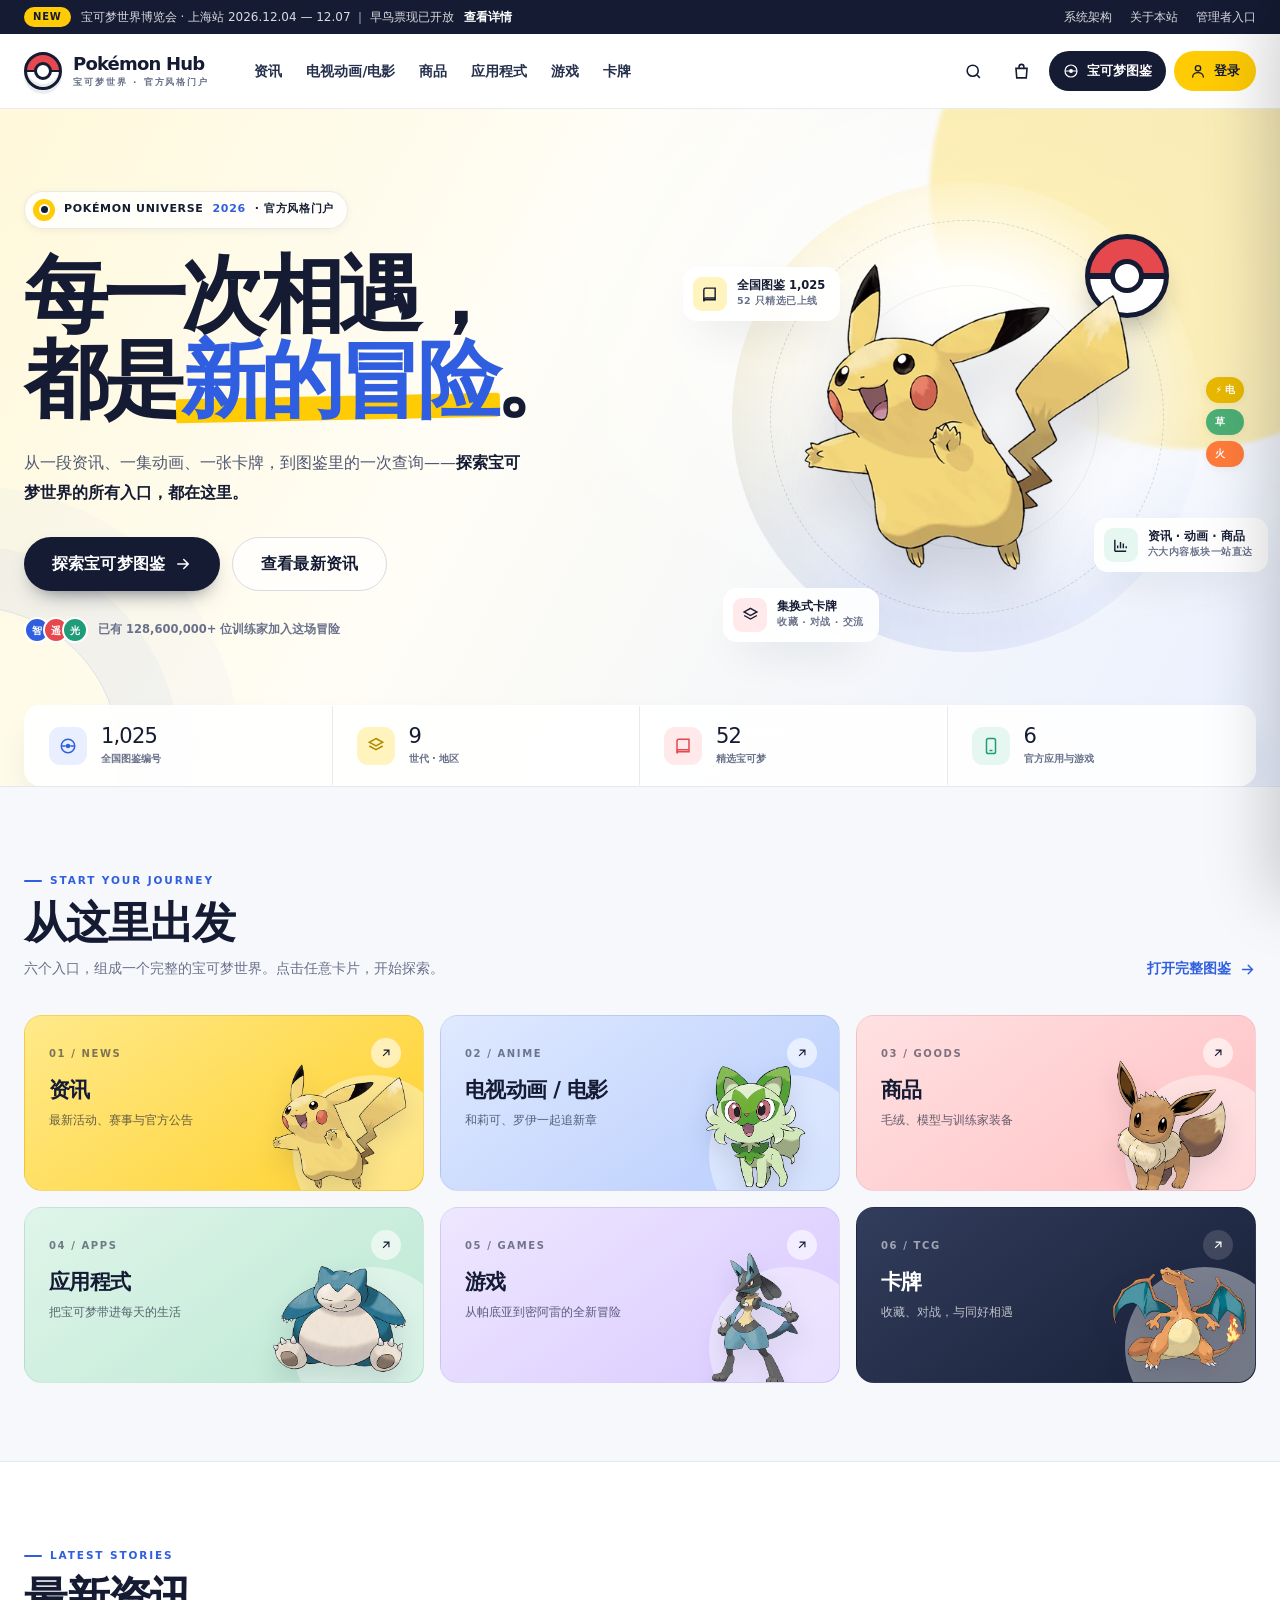
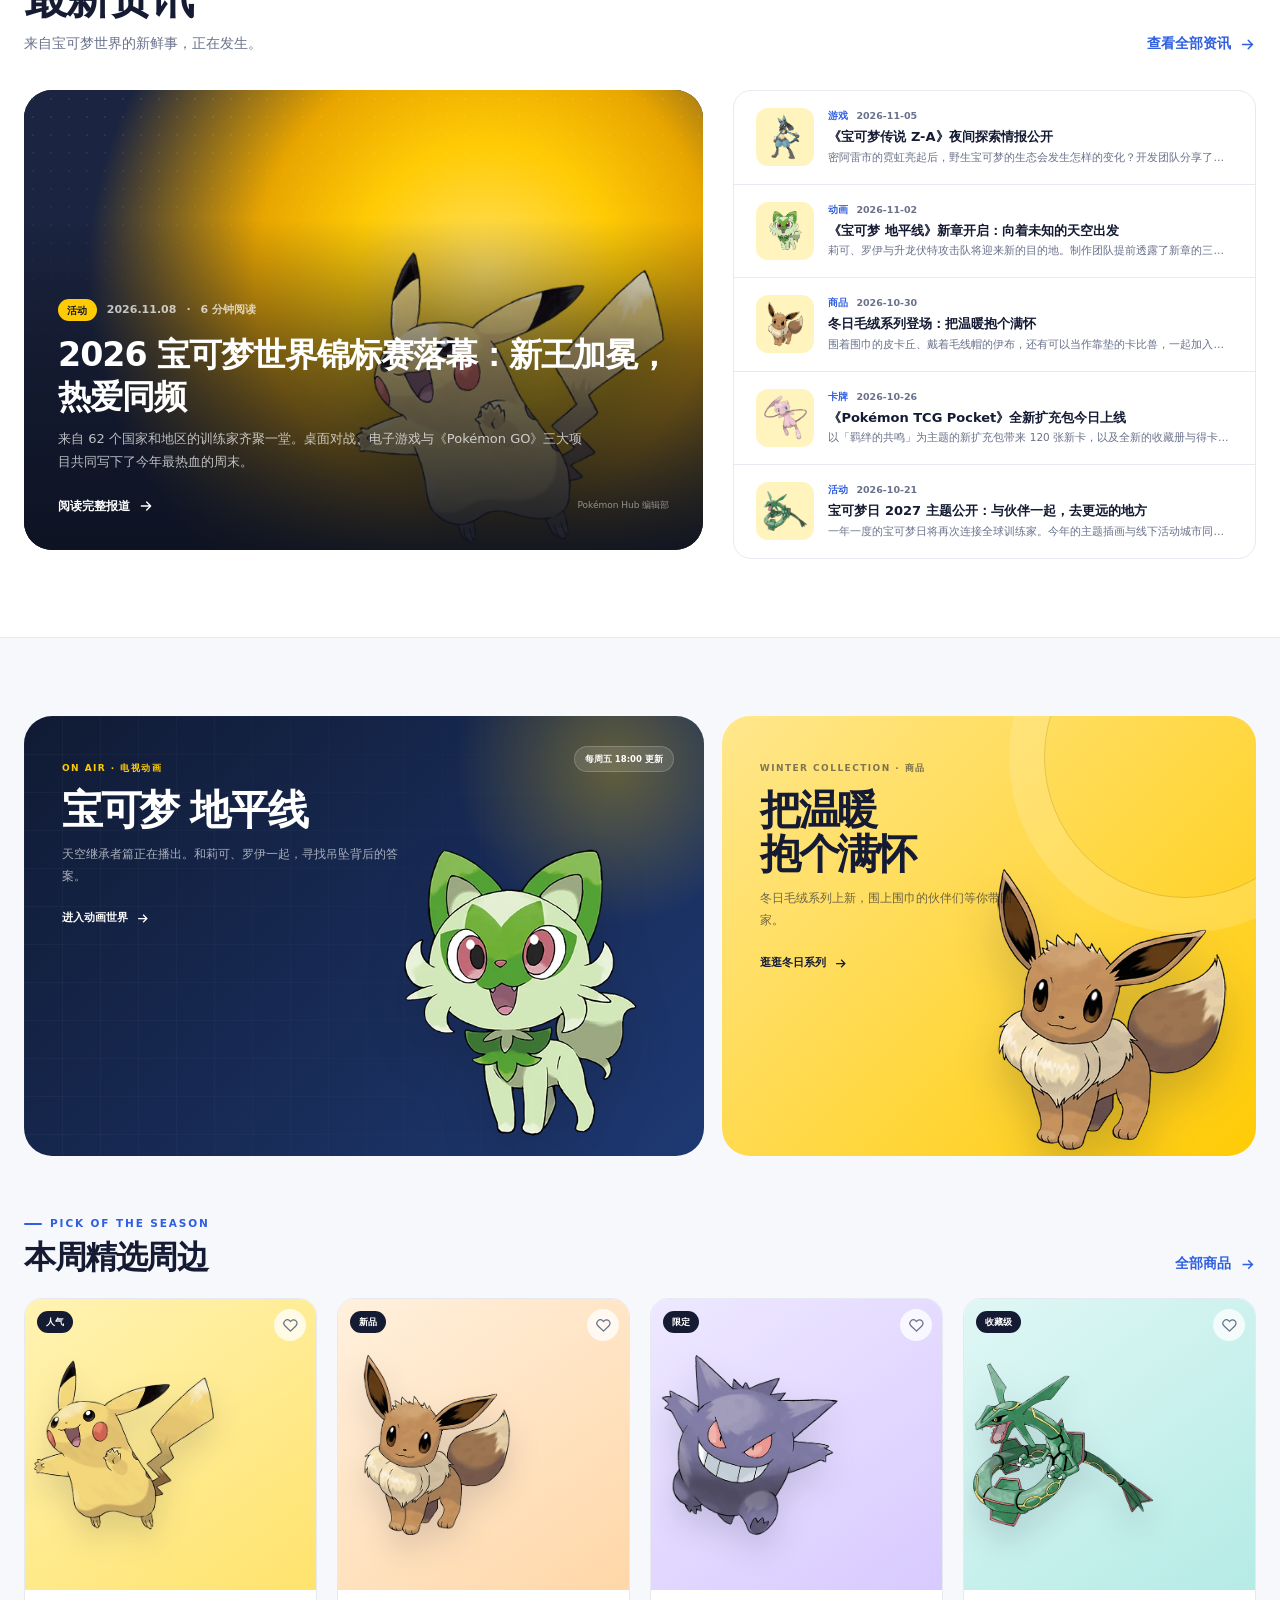
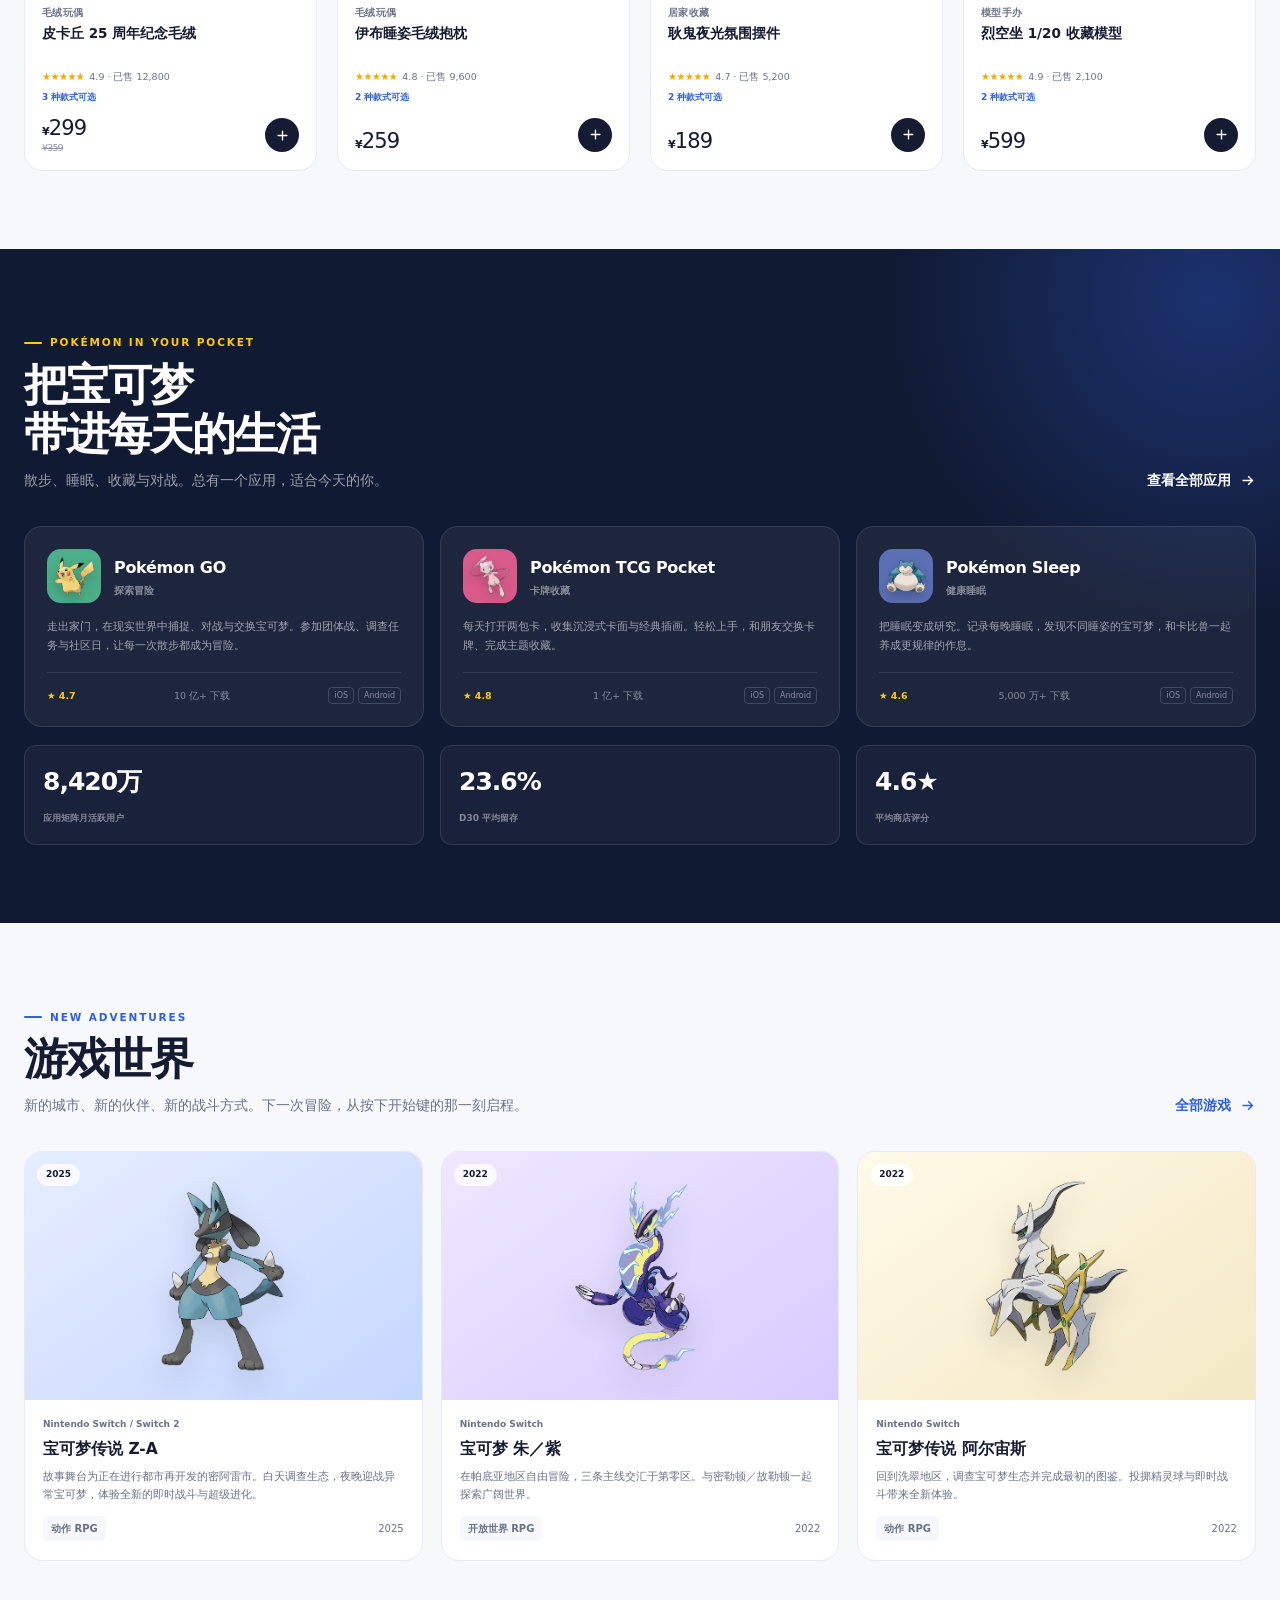
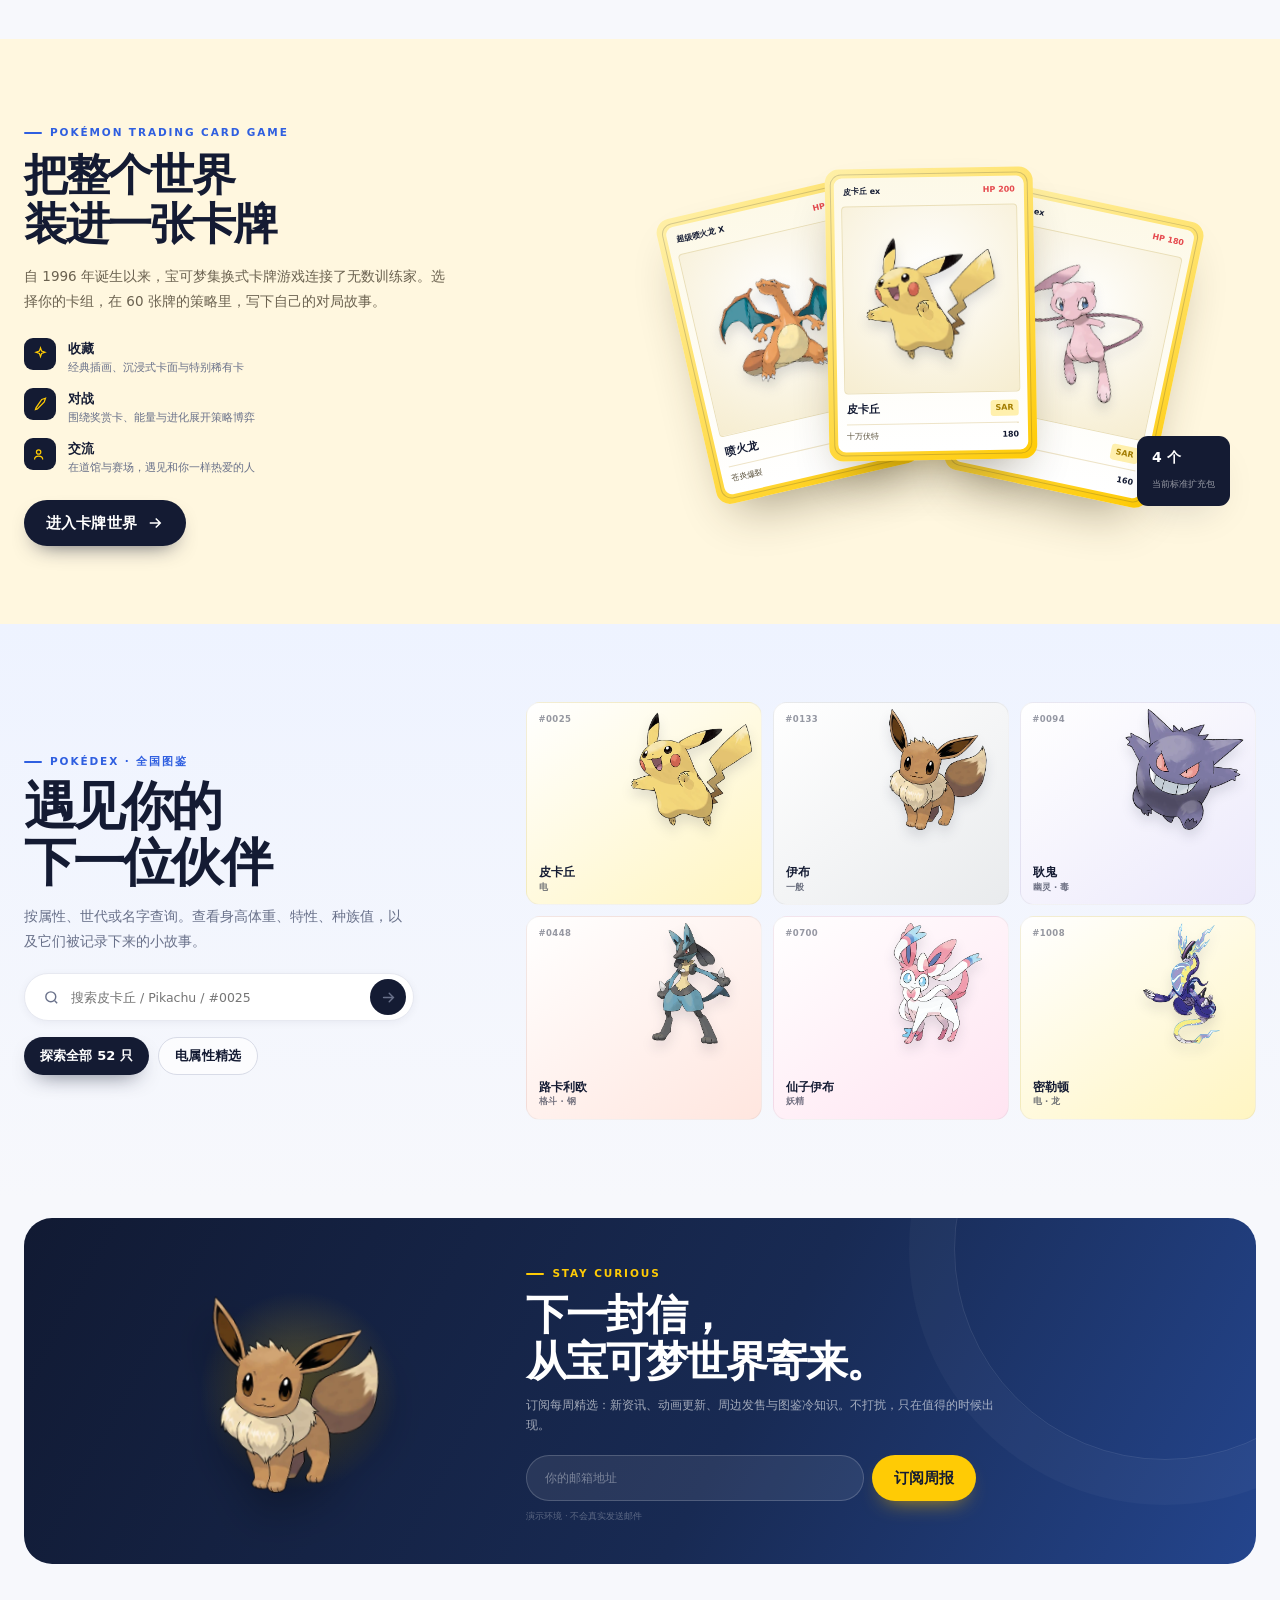
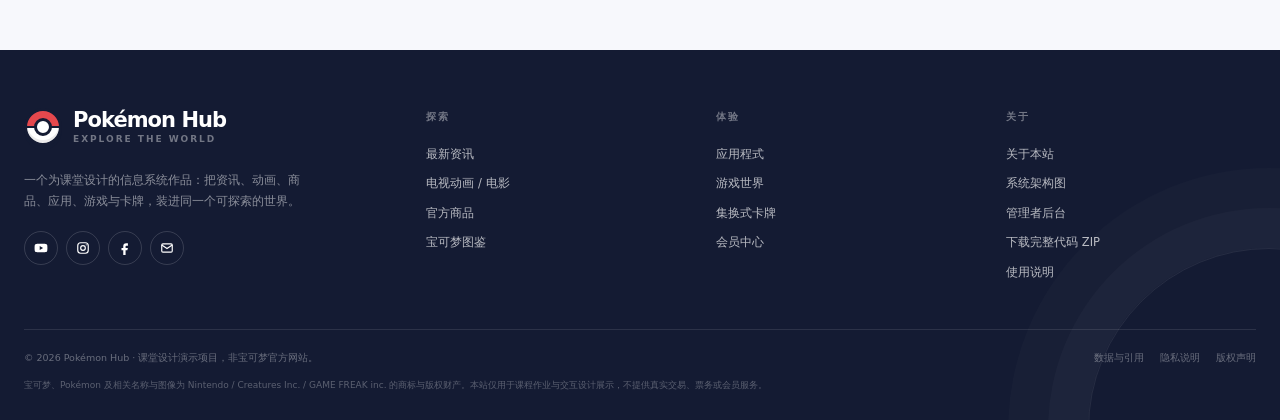
<file: index.html>
<!DOCTYPE html>
<html lang="zh-CN">
<head>
<meta charset="UTF-8">
<meta name="viewport" content="width=device-width, initial-scale=1.0">
<meta name="description" content="Pokémon Hub：宝可梦资讯、动画、商品、应用、游戏、卡牌与图鉴的一站式交互门户。">
<meta name="theme-color" content="#ffcb05">
<title>Pokémon Hub · 每一次相遇，都是新的冒险</title>
<link rel="icon" href="assets/favicon.svg" type="image/svg+xml">
<link rel="stylesheet" href="assets/styles.css">
</head>
<body data-page="home">
<a class="skip-link" href="#main">跳到主要内容</a>
<div id="siteHeader"></div>

<main id="main">
  <!-- HERO -->
  <section class="home-hero">
    <div class="hero-orb a"></div>
    <div class="hero-orb b"></div>
    <div class="container">
      <div class="hero-grid">
        <div class="hero-copy">
          <div class="hero-badge"><span class="dot"></span> POKÉMON UNIVERSE <b>2026</b> · 官方风格门户</div>
          <h1 class="hero-title">
            <span class="line">每一次相遇，</span>
            <span class="line">都是<span class="marker">新的冒险</span>。</span>
          </h1>
          <p class="hero-sub">从一段资讯、一集动画、一张卡牌，到图鉴里的一次查询——<strong>探索宝可梦世界的所有入口，都在这里。</strong></p>
          <div class="hero-cta">
            <a class="btn btn-primary btn-lg" href="pokedex.html">探索宝可梦图鉴 <svg viewBox="0 0 24 24" fill="none" stroke="currentColor" stroke-width="2" stroke-linecap="round"><path d="M5 12h14M13 6l6 6-6 6"/></svg></a>
            <a class="btn btn-ghost btn-lg" href="news.html">查看最新资讯</a>
          </div>
          <div class="hero-note">
            <span class="avatar-stack"><span>智</span><span>遥</span><span>光</span></span>
            <span>已有 128,600,000+ 位训练家加入这场冒险</span>
          </div>
        </div>
        <div class="hero-visual">
          <div class="hero-stage">
            <img class="hero-pika" src="assets/pokemon/25.webp" alt="皮卡丘">
            <div class="hero-pokeball"></div>
          </div>
          <div class="float-card one">
            <span class="fc-icon"><svg viewBox="0 0 24 24" fill="none" stroke="currentColor" stroke-width="2"><path d="M4 5.5A2.5 2.5 0 0 1 6.5 3H20v16.5H6.5A2.5 2.5 0 0 0 4 22V5.5Z"/><path d="M4 19.5A2.5 2.5 0 0 1 6.5 17H20"/></svg></span>
            <div><b>全国图鉴 1,025</b><span>52 只精选已上线</span></div>
          </div>
          <div class="float-card two">
            <span class="fc-icon" style="background:#e6f7f1"><svg viewBox="0 0 24 24" fill="none" stroke="currentColor" stroke-width="2"><path d="M4 20V4M4 20h16"/><path d="M8 16v-4M12 16V7M16 16v-7M20 16v-3"/></svg></span>
            <div><b>资讯 · 动画 · 商品</b><span>六大内容板块一站直达</span></div>
          </div>
          <div class="float-card three">
            <span class="fc-icon" style="background:#ffe9ea"><svg viewBox="0 0 24 24" fill="none" stroke="currentColor" stroke-width="2"><path d="m12 2 9 5-9 5-9-5 9-5Z"/><path d="m3 12 9 5 9-5"/></svg></span>
            <div><b>集换式卡牌</b><span>收藏 · 对战 · 交流</span></div>
          </div>
          <div class="float-type"><span style="background:#e8b800">⚡ 电</span><span style="background:#4caf75">草</span><span style="background:#ff7b3a">火</span></div>
        </div>
      </div>
    </div>
    <div class="container hero-bottom-stats">
      <div class="stats-card">
        <div class="stat"><span class="stat-icon"><svg viewBox="0 0 24 24" fill="none" stroke="currentColor" stroke-width="2"><circle cx="12" cy="12" r="9"/><path d="M3 12h6M15 12h6"/><circle cx="12" cy="12" r="3" fill="currentColor" stroke="none"/></svg></span><div><div class="stat-num"><span data-count="1025">1,025</span></div><div class="stat-label">全国图鉴编号</div></div></div>
        <div class="stat"><span class="stat-icon" style="background:#fff4bd;color:#b48a00"><svg viewBox="0 0 24 24" fill="none" stroke="currentColor" stroke-width="2"><path d="m12 2 9 5-9 5-9-5 9-5Z"/><path d="m3 12 9 5 9-5"/></svg></span><div><div class="stat-num"><span data-count="9">9</span></div><div class="stat-label">世代 · 地区</div></div></div>
        <div class="stat"><span class="stat-icon" style="background:#ffe9ea;color:#e5484d"><svg viewBox="0 0 24 24" fill="none" stroke="currentColor" stroke-width="2"><path d="M4 5.5A2.5 2.5 0 0 1 6.5 3H20v16.5H6.5A2.5 2.5 0 0 0 4 22V5.5Z"/><path d="M4 19.5A2.5 2.5 0 0 1 6.5 17H20"/></svg></span><div><div class="stat-num"><span data-count="52">52</span></div><div class="stat-label">精选宝可梦</div></div></div>
        <div class="stat"><span class="stat-icon" style="background:#e6f7f1;color:#1f9d78"><svg viewBox="0 0 24 24" fill="none" stroke="currentColor" stroke-width="2"><rect x="6" y="2" width="12" height="20" rx="2.5"/><path d="M10 18h4"/></svg></span><div><div class="stat-num">6</div><div class="stat-label">官方应用与游戏</div></div></div>
      </div>
    </div>
  </section>

  <!-- EXPLORE -->
  <section class="section">
    <div class="container">
      <div class="section-head reveal">
        <div><div class="section-kicker">START YOUR JOURNEY</div><h2 class="section-title">从这里出发</h2><p class="section-sub">六个入口，组成一个完整的宝可梦世界。点击任意卡片，开始探索。</p></div>
        <a class="link-arrow blue" href="pokedex.html">打开完整图鉴 <svg viewBox="0 0 24 24" fill="none" stroke="currentColor" stroke-width="2" stroke-linecap="round"><path d="M5 12h14M13 6l6 6-6 6"/></svg></a>
      </div>
      <div class="explore-grid">
        <a class="explore-card t-yellow reveal" href="news.html"><span class="ec-num">01 / NEWS</span><h3>资讯</h3><p>最新活动、赛事与官方公告</p><img class="ec-art" src="assets/pokemon/25.webp" alt=""><span class="ec-arrow"><svg viewBox="0 0 24 24" fill="none" stroke="currentColor" stroke-width="2"><path d="M7 17 17 7M8 7h9v9"/></svg></span></a>
        <a class="explore-card t-blue reveal" href="anime.html"><span class="ec-num">02 / ANIME</span><h3>电视动画 / 电影</h3><p>和莉可、罗伊一起追新章</p><img class="ec-art" src="assets/pokemon/906.webp" alt=""><span class="ec-arrow"><svg viewBox="0 0 24 24" fill="none" stroke="currentColor" stroke-width="2"><path d="M7 17 17 7M8 7h9v9"/></svg></span></a>
        <a class="explore-card t-red reveal" href="goods.html"><span class="ec-num">03 / GOODS</span><h3>商品</h3><p>毛绒、模型与训练家装备</p><img class="ec-art" src="assets/pokemon/133.webp" alt=""><span class="ec-arrow"><svg viewBox="0 0 24 24" fill="none" stroke="currentColor" stroke-width="2"><path d="M7 17 17 7M8 7h9v9"/></svg></span></a>
        <a class="explore-card t-green reveal" href="apps.html"><span class="ec-num">04 / APPS</span><h3>应用程式</h3><p>把宝可梦带进每天的生活</p><img class="ec-art" src="assets/pokemon/143.webp" alt=""><span class="ec-arrow"><svg viewBox="0 0 24 24" fill="none" stroke="currentColor" stroke-width="2"><path d="M7 17 17 7M8 7h9v9"/></svg></span></a>
        <a class="explore-card t-violet reveal" href="games.html"><span class="ec-num">05 / GAMES</span><h3>游戏</h3><p>从帕底亚到密阿雷的全新冒险</p><img class="ec-art" src="assets/pokemon/448.webp" alt=""><span class="ec-arrow"><svg viewBox="0 0 24 24" fill="none" stroke="currentColor" stroke-width="2"><path d="M7 17 17 7M8 7h9v9"/></svg></span></a>
        <a class="explore-card t-dark reveal" href="cards.html"><span class="ec-num">06 / TCG</span><h3>卡牌</h3><p>收藏、对战，与同好相遇</p><img class="ec-art" src="assets/pokemon/6.webp" alt=""><span class="ec-arrow"><svg viewBox="0 0 24 24" fill="none" stroke="currentColor" stroke-width="2"><path d="M7 17 17 7M8 7h9v9"/></svg></span></a>
      </div>
    </div>
  </section>

  <!-- NEWS -->
  <section class="section" style="background:#fff;border-top:1px solid var(--line);border-bottom:1px solid var(--line)">
    <div class="container">
      <div class="section-head reveal">
        <div><div class="section-kicker">LATEST STORIES</div><h2 class="section-title">最新资讯</h2><p class="section-sub">来自宝可梦世界的新鲜事，正在发生。</p></div>
        <a class="link-arrow blue" href="news.html">查看全部资讯 <svg viewBox="0 0 24 24" fill="none" stroke="currentColor" stroke-width="2" stroke-linecap="round"><path d="M5 12h14M13 6l6 6-6 6"/></svg></a>
      </div>
      <div class="news-layout">
        <a class="news-lead reveal" id="newsLead" href="article.html"></a>
        <div class="news-quick reveal" id="newsQuick"></div>
      </div>
    </div>
  </section>

  <!-- EDITORIAL SPLIT: ANIME + GOODS -->
  <section class="section">
    <div class="container">
      <div class="home-split">
        <a class="editorial-panel anime-panel reveal" href="anime.html">
          <div class="ep-copy">
            <span class="ep-kicker">ON AIR · 电视动画</span>
            <h2>宝可梦 地平线</h2>
            <p>天空继承者篇正在播出。和莉可、罗伊一起，寻找吊坠背后的答案。</p>
            <span class="ep-link">进入动画世界 <svg viewBox="0 0 24 24" fill="none" stroke="currentColor" stroke-width="2"><path d="M5 12h14M13 6l6 6-6 6"/></svg></span>
          </div>
          <img src="assets/pokemon/906.webp" alt="新叶喵">
          <span class="ep-badge">每周五 18:00 更新</span>
        </a>
        <div class="editorial-panel goods-panel reveal">
          <div class="ep-copy">
            <span class="ep-kicker">WINTER COLLECTION · 商品</span>
            <h2>把温暖<br>抱个满怀</h2>
            <p>冬日毛绒系列上新，围上围巾的伙伴们等你带回家。</p>
            <a class="ep-link" href="goods.html">逛逛冬日系列 <svg viewBox="0 0 24 24" fill="none" stroke="currentColor" stroke-width="2"><path d="M5 12h14M13 6l6 6-6 6"/></svg></a>
          </div>
          <img src="assets/pokemon/133.webp" alt="伊布">
        </div>
      </div>
      <div class="section-head reveal" style="margin-top:52px;margin-bottom:22px">
        <div><div class="section-kicker">PICK OF THE SEASON</div><h2 class="section-title" style="font-size:32px">本周精选周边</h2></div>
        <a class="link-arrow blue" href="goods.html">全部商品 <svg viewBox="0 0 24 24" fill="none" stroke="currentColor" stroke-width="2"><path d="M5 12h14M13 6l6 6-6 6"/></svg></a>
      </div>
      <div class="product-grid" id="homeProducts"></div>
    </div>
  </section>

  <!-- APPS -->
  <section class="section apps-section">
    <div class="container" style="position:relative;z-index:1">
      <div class="section-head reveal">
        <div><div class="section-kicker">POKÉMON IN YOUR POCKET</div><h2 class="section-title" style="color:#fff">把宝可梦<br>带进每天的生活</h2><p class="section-sub">散步、睡眠、收藏与对战。总有一个应用，适合今天的你。</p></div>
        <a class="link-arrow" href="apps.html">查看全部应用 <svg viewBox="0 0 24 24" fill="none" stroke="currentColor" stroke-width="2"><path d="M5 12h14M13 6l6 6-6 6"/></svg></a>
      </div>
      <div class="apps-grid" id="homeApps"></div>
      <div class="apps-inline-cta">
        <div class="app-stat-box"><b>8,420万</b><span>应用矩阵月活跃用户</span></div>
        <div class="app-stat-box"><b>23.6%</b><span>D30 平均留存</span></div>
        <div class="app-stat-box"><b>4.6★</b><span>平均商店评分</span></div>
      </div>
    </div>
  </section>

  <!-- GAMES -->
  <section class="section">
    <div class="container">
      <div class="section-head reveal">
        <div><div class="section-kicker">NEW ADVENTURES</div><h2 class="section-title">游戏世界</h2><p class="section-sub">新的城市、新的伙伴、新的战斗方式。下一次冒险，从按下开始键的那一刻启程。</p></div>
        <a class="link-arrow blue" href="games.html">全部游戏 <svg viewBox="0 0 24 24" fill="none" stroke="currentColor" stroke-width="2"><path d="M5 12h14M13 6l6 6-6 6"/></svg></a>
      </div>
      <div class="games-grid" id="homeGames"></div>
    </div>
  </section>

  <!-- TCG -->
  <section class="section tcg-section">
    <div class="container">
      <div class="tcg-layout">
        <div class="tcg-copy reveal">
          <div class="section-kicker">POKÉMON TRADING CARD GAME</div>
          <h2 class="section-title">把整个世界<br>装进一张卡牌</h2>
          <p>自 1996 年诞生以来，宝可梦集换式卡牌游戏连接了无数训练家。选择你的卡组，在 60 张牌的策略里，写下自己的对局故事。</p>
          <div class="tcg-features">
            <div class="tcg-feature"><span class="tf-icon"><svg viewBox="0 0 24 24" fill="none" stroke="currentColor" stroke-width="2"><path d="m12 3 1.8 5.2L19 10l-5.2 1.8L12 17l-1.8-5.2L5 10l5.2-1.8L12 3Z"/></svg></span><div><b>收藏</b><span>经典插画、沉浸式卡面与特别稀有卡</span></div></div>
            <div class="tcg-feature"><span class="tf-icon"><svg viewBox="0 0 24 24" fill="none" stroke="currentColor" stroke-width="2"><path d="m14 4 6-2-2 6L7 19l-3 1 1-3L14 4Z"/></svg></span><div><b>对战</b><span>围绕奖赏卡、能量与进化展开策略博弈</span></div></div>
            <div class="tcg-feature"><span class="tf-icon"><svg viewBox="0 0 24 24" fill="none" stroke="currentColor" stroke-width="2"><circle cx="9" cy="8" r="3.5"/><path d="M2.5 20c0-3.5 3-5.5 6.5-5.5s6.5 2 6.5 5.5"/></svg></span><div><b>交流</b><span>在道馆与赛场，遇见和你一样热爱的人</span></div></div>
          </div>
          <a class="btn btn-primary" href="cards.html" style="margin-top:24px">进入卡牌世界 <svg viewBox="0 0 24 24" fill="none" stroke="currentColor" stroke-width="2"><path d="M5 12h14M13 6l6 6-6 6"/></svg></a>
        </div>
        <div class="tcg-visual reveal">
          <div class="tcg-burst"></div>
          <div class="card-fan" aria-hidden="true">
            <div class="tcg-card c1"><div class="tc-inner"><div class="tc-top"><span>超级喷火龙 X</span><span class="hp">HP 330</span></div><div class="tc-art type-fire"><img src="assets/pokemon/6.webp" alt=""></div><div class="tc-bottom"><div class="tc-name"><span>喷火龙</span><span class="rarity">SAR</span></div><div class="tc-attack"><span>苍炎爆裂</span><b>330</b></div></div></div></div>
            <div class="tcg-card c2"><div class="tc-inner"><div class="tc-top"><span>皮卡丘 ex</span><span class="hp">HP 200</span></div><div class="tc-art type-electric"><img src="assets/pokemon/25.webp" alt=""></div><div class="tc-bottom"><div class="tc-name"><span>皮卡丘</span><span class="rarity">SAR</span></div><div class="tc-attack"><span>十万伏特</span><b>180</b></div></div></div></div>
            <div class="tcg-card c3"><div class="tc-inner"><div class="tc-top"><span>梦幻 ex</span><span class="hp">HP 180</span></div><div class="tc-art type-psychic"><img src="assets/pokemon/151.webp" alt=""></div><div class="tc-bottom"><div class="tc-name"><span>梦幻</span><span class="rarity">SAR</span></div><div class="tc-attack"><span>精神强念</span><b>160</b></div></div></div></div>
          </div>
          <div class="tcg-badge"><b>4 个</b><span>当前标准扩充包</span></div>
        </div>
      </div>
    </div>
  </section>

  <!-- POKEDEX -->
  <section class="section pokedex-home">
    <div class="container">
      <div class="pokedex-preview">
        <div class="pokedex-copy reveal">
          <div class="section-kicker">POKÉDEX · 全国图鉴</div>
          <h2>遇见你的<br>下一位伙伴</h2>
          <p>按属性、世代或名字查询。查看身高体重、特性、种族值，以及它们被记录下来的小故事。</p>
          <form class="pokedex-search-mini" onsubmit="event.preventDefault();location.href='pokedex.html?q='+encodeURIComponent(this.querySelector('input').value)">
            <svg viewBox="0 0 24 24" fill="none" stroke="currentColor" stroke-width="2"><circle cx="11" cy="11" r="7"/><path d="m20 20-3.5-3.5"/></svg>
            <input placeholder="搜索皮卡丘 / Pikachu / #0025" aria-label="搜索宝可梦">
            <button aria-label="搜索"><svg viewBox="0 0 24 24" fill="none" stroke="currentColor" stroke-width="2" stroke-linecap="round"><path d="M5 12h14M13 6l6 6-6 6"/></svg></button>
          </form>
          <div style="display:flex;gap:9px;margin-top:16px;flex-wrap:wrap"><a class="btn btn-primary btn-sm" href="pokedex.html">探索全部 52 只</a><a class="btn btn-ghost btn-sm" href="pokedex.html?type=electric">电属性精选</a></div>
        </div>
        <div class="pokedex-home-grid reveal" id="pokedexHomeGrid"></div>
      </div>
    </div>
  </section>

  <!-- NEWSLETTER -->
  <section class="newsletter-section">
    <div class="container">
      <div class="newsletter-box reveal">
        <div class="newsletter-art"><img src="assets/pokemon/133.webp" alt="伊布"></div>
        <div class="newsletter-copy">
          <div class="section-kicker" style="color:var(--yellow)">STAY CURIOUS</div>
          <h2>下一封信，<br>从宝可梦世界寄来。</h2>
          <p>订阅每周精选：新资讯、动画更新、周边发售与图鉴冷知识。不打扰，只在值得的时候出现。</p>
          <form class="newsletter-form" id="newsletterForm">
            <input type="email" placeholder="你的邮箱地址" aria-label="邮箱地址" required>
            <button class="btn btn-yellow" type="submit">订阅周报</button>
          </form>
          <span class="newsletter-fine">演示环境 · 不会真实发送邮件</span>
        </div>
      </div>
    </div>
  </section>
</main>

<div id="siteFooter"></div>
<script src="assets/pokedex.js"></script>
<script src="assets/data.js"></script>
<script src="assets/app.js"></script>
</body>
</html>
</file>
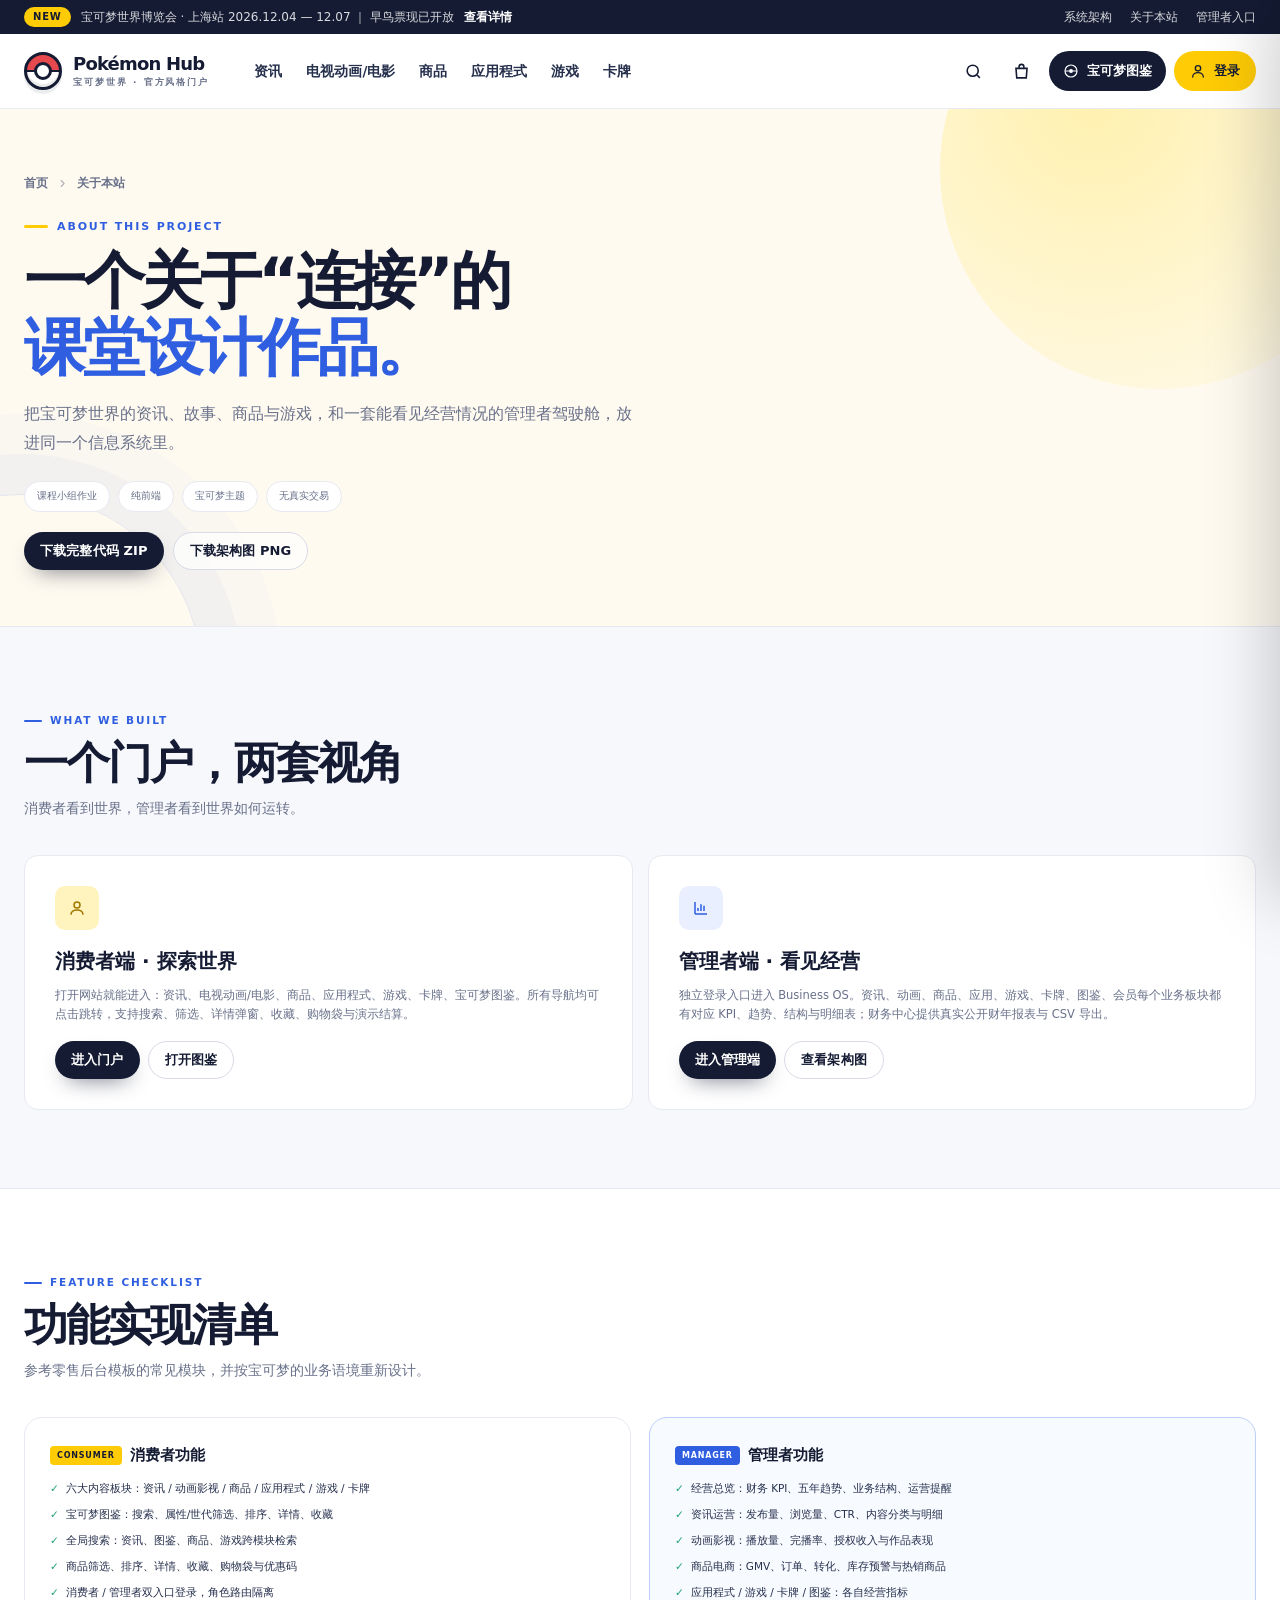
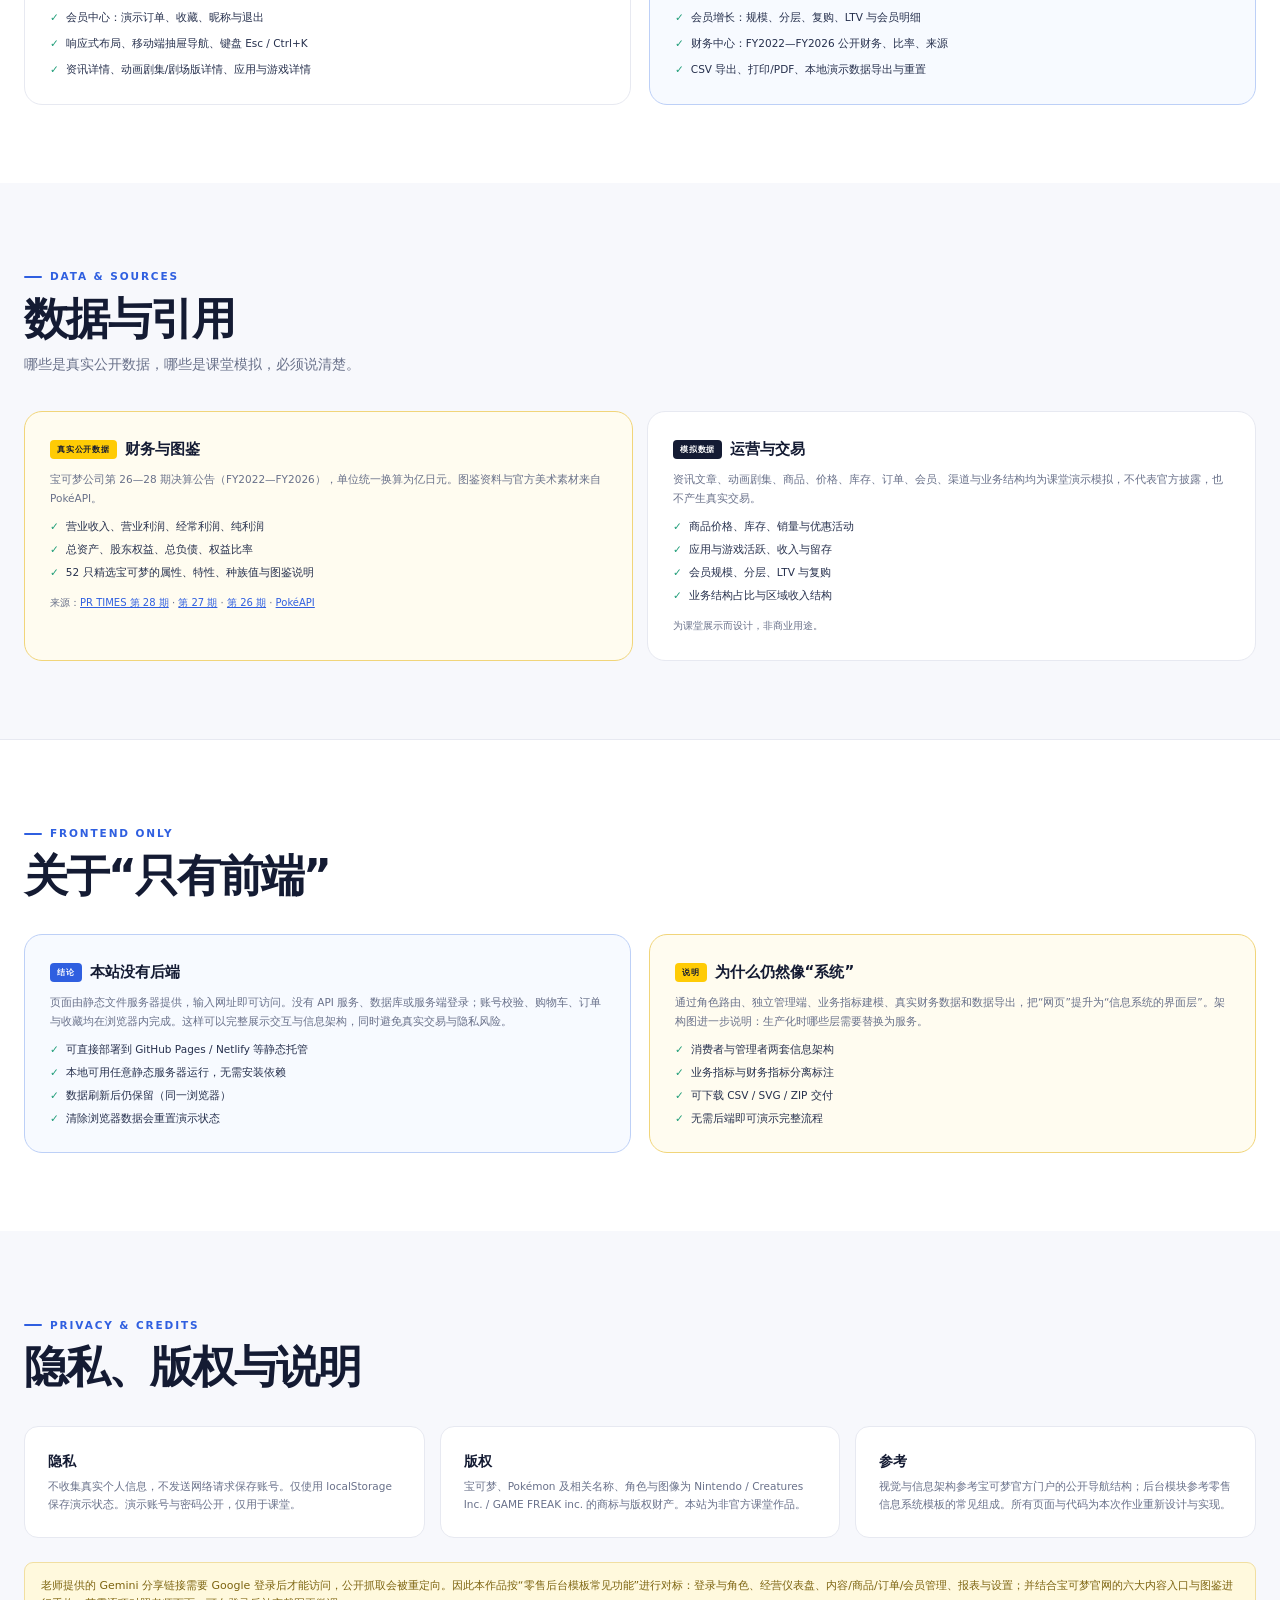
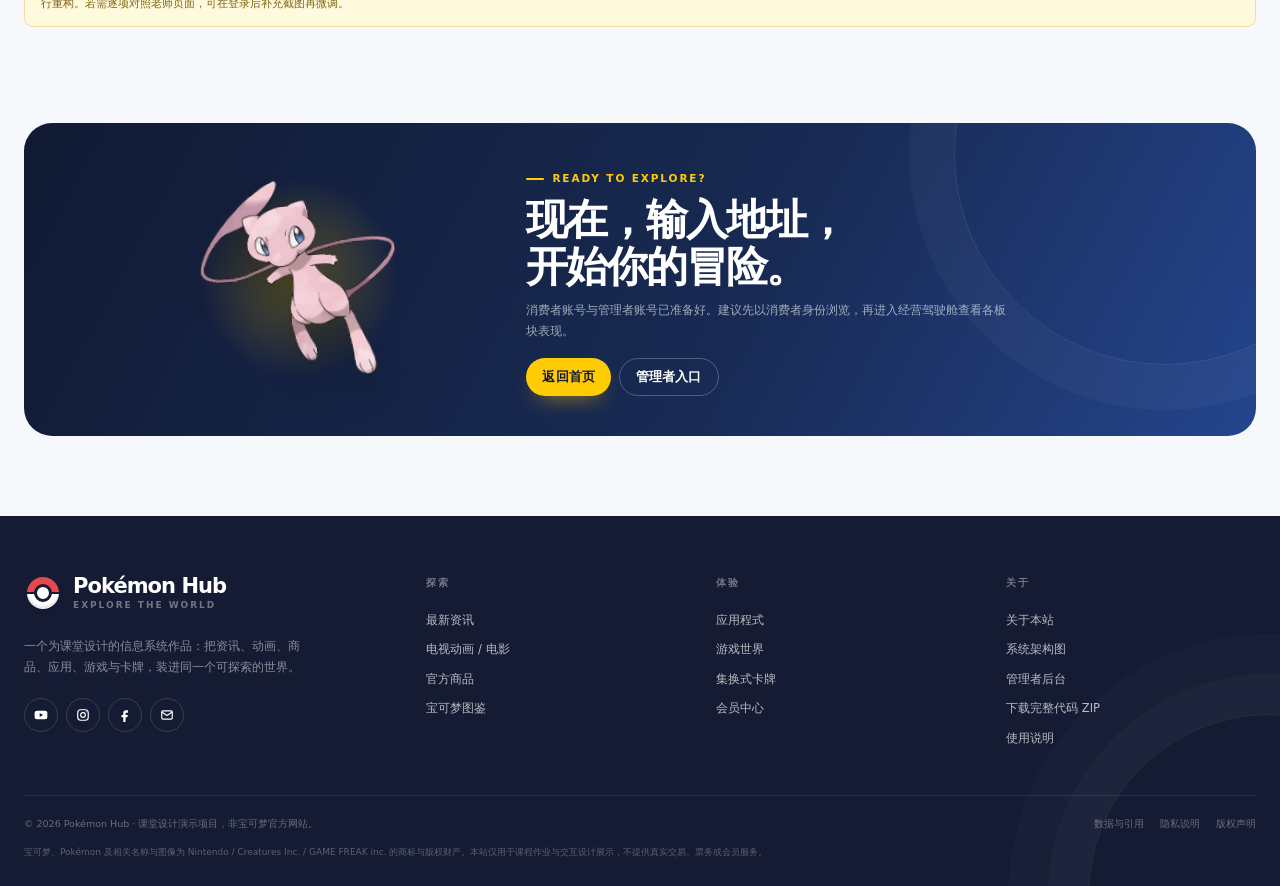
<file: about.html>
<!DOCTYPE html>
<html lang="zh-CN">
<head>
<meta charset="UTF-8">
<meta name="viewport" content="width=device-width, initial-scale=1.0">
<meta name="description" content="关于 Pokémon Hub：功能清单、纯前端实现边界、财务数据来源与版权说明。">
<title>关于本站 · Pokémon Hub</title>
<link rel="icon" href="assets/favicon.svg" type="image/svg+xml">
<link rel="stylesheet" href="assets/styles.css">
</head>
<body data-page="about">
<a class="skip-link" href="#main">跳到主要内容</a>
<div id="siteHeader"></div>
<main id="main">
  <section class="page-hero">
    <div class="container">
      <div class="breadcrumb"><a href="index.html">首页</a><svg viewBox="0 0 24 24" fill="none" stroke="currentColor" stroke-width="2"><path d="m9 6 6 6-6 6"/></svg><span>关于本站</span></div>
      <div class="page-eyebrow">ABOUT THIS PROJECT</div>
      <h1 class="page-title">一个关于“连接”的<br><span class="accent">课堂设计作品。</span></h1>
      <p class="page-desc">把宝可梦世界的资讯、故事、商品与游戏，和一套能看见经营情况的管理者驾驶舱，放进同一个信息系统里。</p>
      <div class="arch-badges" style="margin-top:24px"><span style="border-color:var(--line);background:#fff;color:var(--muted)">课程小组作业</span><span style="border-color:var(--line);background:#fff;color:var(--muted)">纯前端</span><span style="border-color:var(--line);background:#fff;color:var(--muted)">宝可梦主题</span><span style="border-color:var(--line);background:#fff;color:var(--muted)">无真实交易</span></div>
      <div style="display:flex;gap:9px;margin-top:20px;flex-wrap:wrap"><a class="btn btn-primary btn-sm" href="downloads/Pokemon-Hub-Website.zip" download>下载完整代码 ZIP</a><a class="btn btn-ghost btn-sm" href="assets/architecture.png" download>下载架构图 PNG</a></div>
    </div>
  </section>

  <section class="section">
    <div class="container">
      <div class="section-head"><div><div class="section-kicker">WHAT WE BUILT</div><h2 class="section-title">一个门户，两套视角</h2><p class="section-sub">消费者看到世界，管理者看到世界如何运转。</p></div></div>
      <div class="arch-principles" style="grid-template-columns:1fr 1fr">
        <div class="arch-principle" style="padding:30px">
          <div class="ap-icon" style="background:#fff4bd;color:#a27700;width:44px;height:44px"><svg viewBox="0 0 24 24" fill="none" stroke="currentColor" stroke-width="2"><circle cx="12" cy="8" r="4"/><path d="M4 21c0-4 3.6-6.5 8-6.5s8 2.5 8 6.5"/></svg></div>
          <h3 style="font-size:20px">消费者端 · 探索世界</h3>
          <p style="font-size:11.5px;margin-top:8px">打开网站就能进入：资讯、电视动画/电影、商品、应用程式、游戏、卡牌、宝可梦图鉴。所有导航均可点击跳转，支持搜索、筛选、详情弹窗、收藏、购物袋与演示结算。</p>
          <div style="display:flex;gap:8px;flex-wrap:wrap;margin-top:16px"><a class="btn btn-primary btn-sm" href="index.html">进入门户</a><a class="btn btn-ghost btn-sm" href="pokedex.html">打开图鉴</a></div>
        </div>
        <div class="arch-principle" style="padding:30px">
          <div class="ap-icon" style="background:#e9efff;color:#2f5fe0;width:44px;height:44px"><svg viewBox="0 0 24 24" fill="none" stroke="currentColor" stroke-width="2"><path d="M4 20V4M4 20h16"/><path d="M8 16v-4M12 16V7M16 16v-7"/></svg></div>
          <h3 style="font-size:20px">管理者端 · 看见经营</h3>
          <p style="font-size:11.5px;margin-top:8px">独立登录入口进入 Business OS。资讯、动画、商品、应用、游戏、卡牌、图鉴、会员每个业务板块都有对应 KPI、趋势、结构与明细表；财务中心提供真实公开财年报表与 CSV 导出。</p>
          <div style="display:flex;gap:8px;flex-wrap:wrap;margin-top:16px"><a class="btn btn-primary btn-sm" href="admin.html">进入管理端</a><a class="btn btn-ghost btn-sm" href="architecture.html">查看架构图</a></div>
        </div>
      </div>
    </div>
  </section>

  <section class="section" style="background:#fff;border-top:1px solid var(--line)">
    <div class="container">
      <div class="section-head"><div><div class="section-kicker">FEATURE CHECKLIST</div><h2 class="section-title">功能实现清单</h2><p class="section-sub">参考零售后台模板的常见模块，并按宝可梦的业务语境重新设计。</p></div></div>
      <div style="display:grid;grid-template-columns:1fr 1fr;gap:18px" class="about-feature-grid">
        <div class="boundary-card">
          <h3 style="margin-bottom:12px"><span class="bc-label" style="background:var(--yellow)">CONSUMER</span> 消费者功能</h3>
          <ul style="gap:8px">
            <li>六大内容板块：资讯 / 动画影视 / 商品 / 应用程式 / 游戏 / 卡牌</li>
            <li>宝可梦图鉴：搜索、属性/世代筛选、排序、详情、收藏</li>
            <li>全局搜索：资讯、图鉴、商品、游戏跨模块检索</li>
            <li>商品筛选、排序、详情、收藏、购物袋与优惠码</li>
            <li>消费者 / 管理者双入口登录，角色路由隔离</li>
            <li>会员中心：演示订单、收藏、昵称与退出</li>
            <li>响应式布局、移动端抽屉导航、键盘 Esc / Ctrl+K</li>
            <li>资讯详情、动画剧集/剧场版详情、应用与游戏详情</li>
          </ul>
        </div>
        <div class="boundary-card prod">
          <h3 style="margin-bottom:12px"><span class="bc-label">MANAGER</span> 管理者功能</h3>
          <ul style="gap:8px">
            <li>经营总览：财务 KPI、五年趋势、业务结构、运营提醒</li>
            <li>资讯运营：发布量、浏览量、CTR、内容分类与明细</li>
            <li>动画影视：播放量、完播率、授权收入与作品表现</li>
            <li>商品电商：GMV、订单、转化、库存预警与热销商品</li>
            <li>应用程式 / 游戏 / 卡牌 / 图鉴：各自经营指标</li>
            <li>会员增长：规模、分层、复购、LTV 与会员明细</li>
            <li>财务中心：FY2022—FY2026 公开财务、比率、来源</li>
            <li>CSV 导出、打印/PDF、本地演示数据导出与重置</li>
          </ul>
        </div>
      </div>
    </div>
  </section>

  <section class="section" id="data">
    <div class="container">
      <div class="section-head"><div><div class="section-kicker">DATA &amp; SOURCES</div><h2 class="section-title">数据与引用</h2><p class="section-sub">哪些是真实公开数据，哪些是课堂模拟，必须说清楚。</p></div></div>
      <div class="two-col" style="margin-bottom:0">
        <div class="boundary-card demo">
          <h3><span class="bc-label">真实公开数据</span> 财务与图鉴</h3>
          <p>宝可梦公司第 26—28 期决算公告（FY2022—FY2026），单位统一换算为亿日元。图鉴资料与官方美术素材来自 PokéAPI。</p>
          <ul><li>营业收入、营业利润、经常利润、纯利润</li><li>总资产、股东权益、总负债、权益比率</li><li>52 只精选宝可梦的属性、特性、种族值与图鉴说明</li></ul>
          <p style="margin-top:12px;font-size:10px">来源：<a href="https://prtimes.com/finance/1010401079276/settlement/457798" target="_blank" rel="noopener" style="color:var(--blue);text-decoration:underline">PR TIMES 第 28 期</a> · <a href="https://prtimes.com/finance/1010401079276/settlement/404251" target="_blank" rel="noopener" style="color:var(--blue);text-decoration:underline">第 27 期</a> · <a href="https://prtimes.com/finance/1010401079276/settlement/352473" target="_blank" rel="noopener" style="color:var(--blue);text-decoration:underline">第 26 期</a> · <a href="https://pokeapi.co/" target="_blank" rel="noopener" style="color:var(--blue);text-decoration:underline">PokéAPI</a></p>
        </div>
        <div class="boundary-card">
          <h3><span class="bc-label" style="background:var(--ink);color:#fff">模拟数据</span> 运营与交易</h3>
          <p>资讯文章、动画剧集、商品、价格、库存、订单、会员、渠道与业务结构均为课堂演示模拟，不代表官方披露，也不产生真实交易。</p>
          <ul><li>商品价格、库存、销量与优惠活动</li><li>应用与游戏活跃、收入与留存</li><li>会员规模、分层、LTV 与复购</li><li>业务结构占比与区域收入结构</li></ul>
          <p style="margin-top:12px;font-size:10px">为课堂展示而设计，非商业用途。</p>
        </div>
      </div>
    </div>
  </section>

  <section class="section" style="background:#fff;border-top:1px solid var(--line)">
    <div class="container">
      <div class="section-head"><div><div class="section-kicker">FRONTEND ONLY</div><h2 class="section-title">关于“只有前端”</h2></div></div>
      <div class="boundary-grid" style="margin-top:0">
        <div class="boundary-card prod">
          <h3><span class="bc-label">结论</span> 本站没有后端</h3>
          <p>页面由静态文件服务器提供，输入网址即可访问。没有 API 服务、数据库或服务端登录；账号校验、购物车、订单与收藏均在浏览器内完成。这样可以完整展示交互与信息架构，同时避免真实交易与隐私风险。</p>
          <ul><li>可直接部署到 GitHub Pages / Netlify 等静态托管</li><li>本地可用任意静态服务器运行，无需安装依赖</li><li>数据刷新后仍保留（同一浏览器）</li><li>清除浏览器数据会重置演示状态</li></ul>
        </div>
        <div class="boundary-card demo">
          <h3><span class="bc-label">说明</span> 为什么仍然像“系统”</h3>
          <p>通过角色路由、独立管理端、业务指标建模、真实财务数据和数据导出，把“网页”提升为“信息系统的界面层”。架构图进一步说明：生产化时哪些层需要替换为服务。</p>
          <ul><li>消费者与管理者两套信息架构</li><li>业务指标与财务指标分离标注</li><li>可下载 CSV / SVG / ZIP 交付</li><li>无需后端即可演示完整流程</li></ul>
        </div>
      </div>
    </div>
  </section>

  <section class="section" id="privacy">
    <div class="container">
      <div class="section-head"><div><div class="section-kicker">PRIVACY &amp; CREDITS</div><h2 class="section-title">隐私、版权与说明</h2></div></div>
      <div class="arch-principles" style="grid-template-columns:1fr 1fr 1fr">
        <div class="arch-principle"><h3>隐私</h3><p>不收集真实个人信息，不发送网络请求保存账号。仅使用 localStorage 保存演示状态。演示账号与密码公开，仅用于课堂。</p></div>
        <div class="arch-principle"><h3>版权</h3><p>宝可梦、Pokémon 及相关名称、角色与图像为 Nintendo / Creatures Inc. / GAME FREAK inc. 的商标与版权财产。本站为非官方课堂作品。</p></div>
        <div class="arch-principle"><h3>参考</h3><p>视觉与信息架构参考宝可梦官方门户的公开导航结构；后台模块参考零售信息系统模板的常见组成。所有页面与代码为本次作业重新设计与实现。</p></div>
      </div>
      <div class="notice-banner" style="margin-top:24px;font-size:11px;padding:14px 16px">老师提供的 Gemini 分享链接需要 Google 登录后才能访问，公开抓取会被重定向。因此本作品按“零售后台模板常见功能”进行对标：登录与角色、经营仪表盘、内容/商品/订单/会员管理、报表与设置；并结合宝可梦官网的六大内容入口与图鉴进行重构。若需逐项对照老师页面，可在登录后补充截图再微调。</div>
    </div>
  </section>

  <section class="section" style="padding-top:0;padding-bottom:80px">
    <div class="container">
      <div class="newsletter-box" style="min-height:240px">
        <div class="newsletter-art"><img src="assets/pokemon/151.webp" alt="梦幻"></div>
        <div class="newsletter-copy"><div class="section-kicker" style="color:var(--yellow)">READY TO EXPLORE?</div><h2>现在，输入地址，<br>开始你的冒险。</h2><p>消费者账号与管理者账号已准备好。建议先以消费者身份浏览，再进入经营驾驶舱查看各板块表现。</p><div style="display:flex;gap:8px;margin-top:16px;flex-wrap:wrap"><a class="btn btn-yellow btn-sm" href="index.html">返回首页</a><a class="btn btn-ghost btn-sm" style="border-color:rgba(255,255,255,.25);color:#fff;background:transparent" href="admin.html">管理者入口</a></div></div>
      </div>
    </div>
  </section>
</main>
<div id="siteFooter"></div>
<script src="assets/pokedex.js"></script>
<script src="assets/data.js"></script>
<script src="assets/app.js"></script>
</body>
</html>
</file>
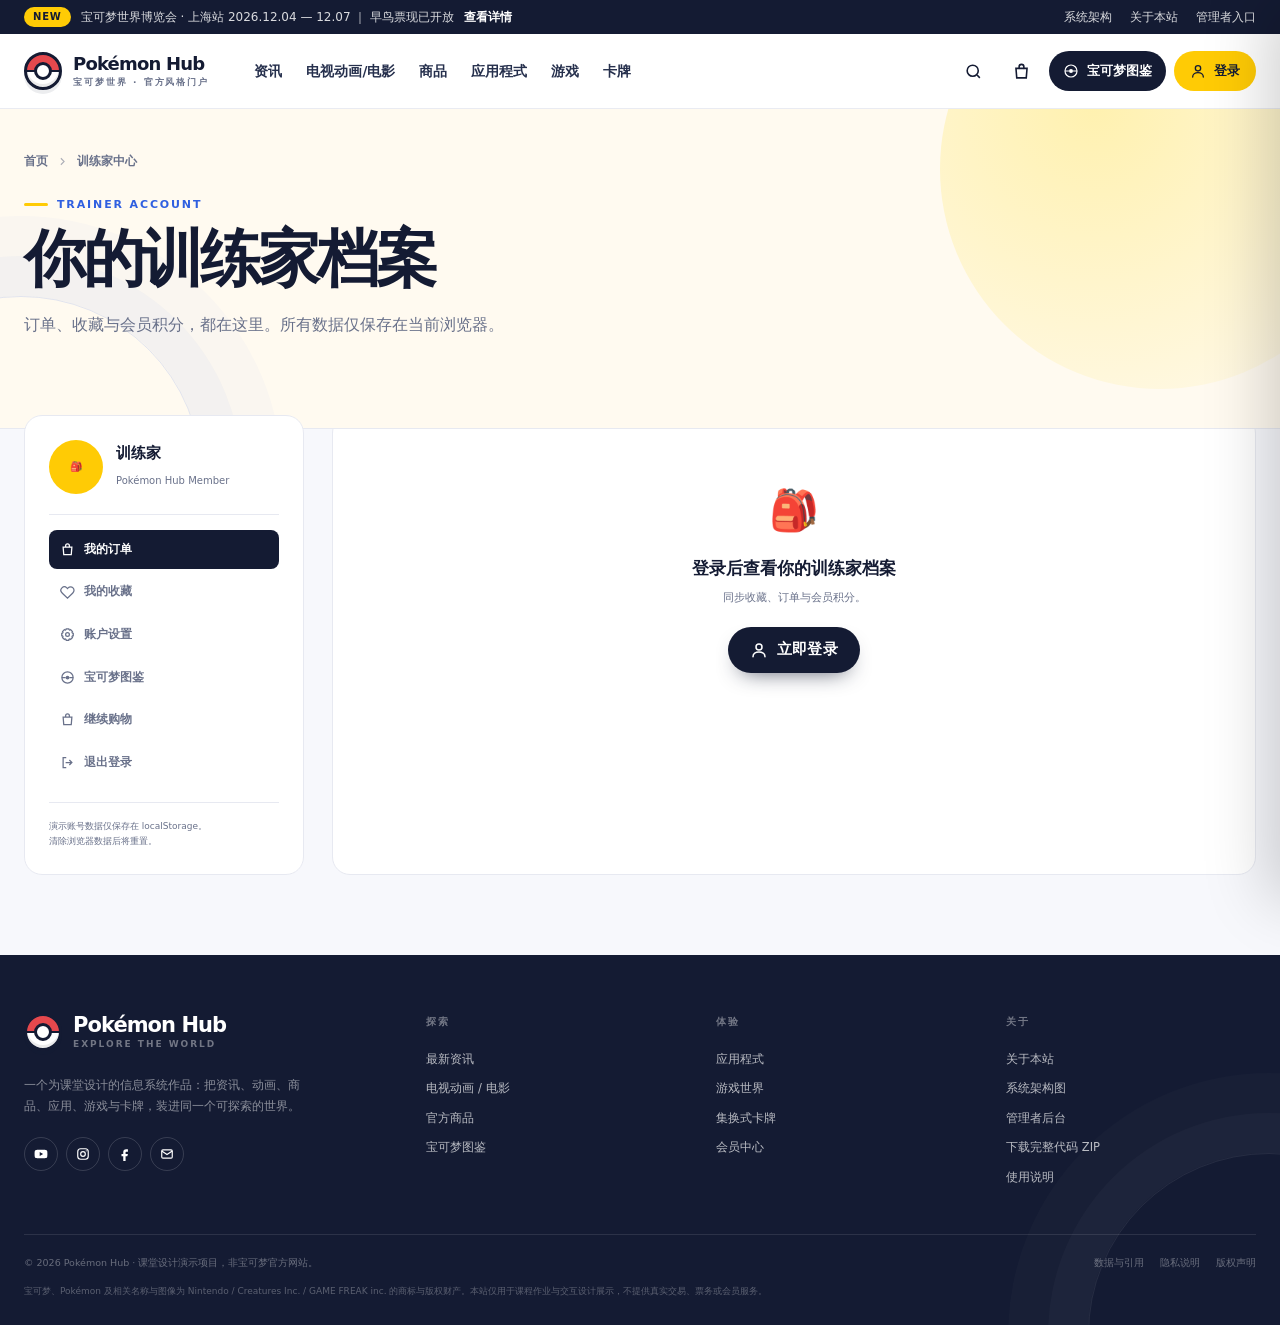
<file: account.html>
﻿<!DOCTYPE html>
<html lang="zh-CN">
<head>
<meta charset="UTF-8">
<meta name="viewport" content="width=device-width, initial-scale=1.0">
<meta name="description" content="Pokémon Hub 训练家会员中心：查看订单、收藏与账户设置。">
<title>训练家中心 · Pokémon Hub</title>
<link rel="icon" href="assets/favicon.svg" type="image/svg+xml">
<link rel="stylesheet" href="assets/styles.css">
</head>
<body data-page="account">
<a class="skip-link" href="#main">跳到主要内容</a>
<div id="siteHeader"></div>
<main id="main">
  <section class="page-hero" style="padding:42px 0 88px">
    <div class="container">
      <div class="breadcrumb"><a href="index.html">首页</a><svg viewBox="0 0 24 24" fill="none" stroke="currentColor" stroke-width="2"><path d="m9 6 6 6-6 6"/></svg><span>训练家中心</span></div>
      <div class="page-eyebrow">TRAINER ACCOUNT</div>
      <h1 class="page-title">你的训练家档案</h1>
      <p class="page-desc">订单、收藏与会员积分，都在这里。所有数据仅保存在当前浏览器。</p>
    </div>
  </section>
  <div class="container">
    <div class="account-shell" style="margin-top:-58px">
      <aside class="account-side">
        <div class="account-profile"><span class="account-avatar">🎒</span><div><b id="accountSideName">训练家</b><span>Pokémon Hub Member</span></div></div>
        <nav class="account-nav">
          <a href="#orders" class="active"><svg viewBox="0 0 24 24" fill="none" stroke="currentColor" stroke-width="2"><path d="M5 8h14l-1 12H6L5 8Z"/><path d="M9 8V6a3 3 0 0 1 6 0v2"/></svg> 我的订单</a>
          <a href="#favorites"><svg viewBox="0 0 24 24" fill="none" stroke="currentColor" stroke-width="2"><path d="M20.8 4.6a5.5 5.5 0 0 0-7.8 0L12 5.7l-1.1-1.1a5.5 5.5 0 0 0-7.8 7.8l1.1 1.1L12 21l7.7-7.5 1.1-1.1a5.5 5.5 0 0 0 0-7.8Z"/></svg> 我的收藏</a>
          <a href="#settings"><svg viewBox="0 0 24 24" fill="none" stroke="currentColor" stroke-width="2"><circle cx="12" cy="12" r="3"/><path d="M19.4 15a1.7 1.7 0 0 0 .3 1.9l.1.1-2.8 2.8-.1-.1a1.7 1.7 0 0 0-1.9-.3 1.7 1.7 0 0 0-1 1.6v.2h-4V21a1.7 1.7 0 0 0-1-1.6 1.7 1.7 0 0 0-1.9.3l-.1.1L4.2 17l.1-.1a1.7 1.7 0 0 0 .3-1.9A1.7 1.7 0 0 0 3 14H2.8v-4H3a1.7 1.7 0 0 0 1.6-1 1.7 1.7 0 0 0-.3-1.9L4.2 7 7 4.2l.1.1a1.7 1.7 0 0 0 1.9.3A1.7 1.7 0 0 0 10 3V2.8h4V3a1.7 1.7 0 0 0 1 1.6 1.7 1.7 0 0 0 1.9-.3l.1-.1L19.8 7l-.1.1a1.7 1.7 0 0 0-.3 1.9 1.7 1.7 0 0 0 1.6 1h.2v4H21a1.7 1.7 0 0 0-1.6 1Z"/></svg> 账户设置</a>
          <a href="pokedex.html"><svg viewBox="0 0 24 24" fill="none" stroke="currentColor" stroke-width="2"><circle cx="12" cy="12" r="9"/><path d="M3 12h6M15 12h6"/><circle cx="12" cy="12" r="3" fill="currentColor" stroke="none"/></svg> 宝可梦图鉴</a>
          <a href="goods.html"><svg viewBox="0 0 24 24" fill="none" stroke="currentColor" stroke-width="2"><path d="M5 8h14l-1 12H6L5 8Z"/><path d="M9 8V6a3 3 0 0 1 6 0v2"/></svg> 继续购物</a>
          <button data-logout><svg viewBox="0 0 24 24" fill="none" stroke="currentColor" stroke-width="2"><path d="M10 4H5v16h5M15 8l4 4-4 4M19 12H9"/></svg> 退出登录</button>
        </nav>
        <div style="margin-top:20px;padding-top:16px;border-top:1px solid var(--line);font-size:9px;color:var(--muted);line-height:1.7">演示账号数据仅保存在 localStorage。<br>清除浏览器数据后将重置。</div>
      </aside>
      <div class="account-main" id="accountMain"></div>
    </div>
  </div>
</main>
<div id="siteFooter"></div>
<script src="assets/pokedex.js"></script>
<script src="assets/data.js"></script>
<script src="assets/app.js"></script>
<script>
  document.addEventListener('DOMContentLoaded', () => {
    const s = window.PK.session();
    if (s) document.getElementById('accountSideName').textContent = s.name;
    document.querySelectorAll('.account-nav a[href^="#"]').forEach(a => a.addEventListener('click', () => {
      document.querySelectorAll('.account-nav a').forEach(x => x.classList.remove('active'));
      a.classList.add('active');
    }));
  });
</script>
</body>
</html>
</file>
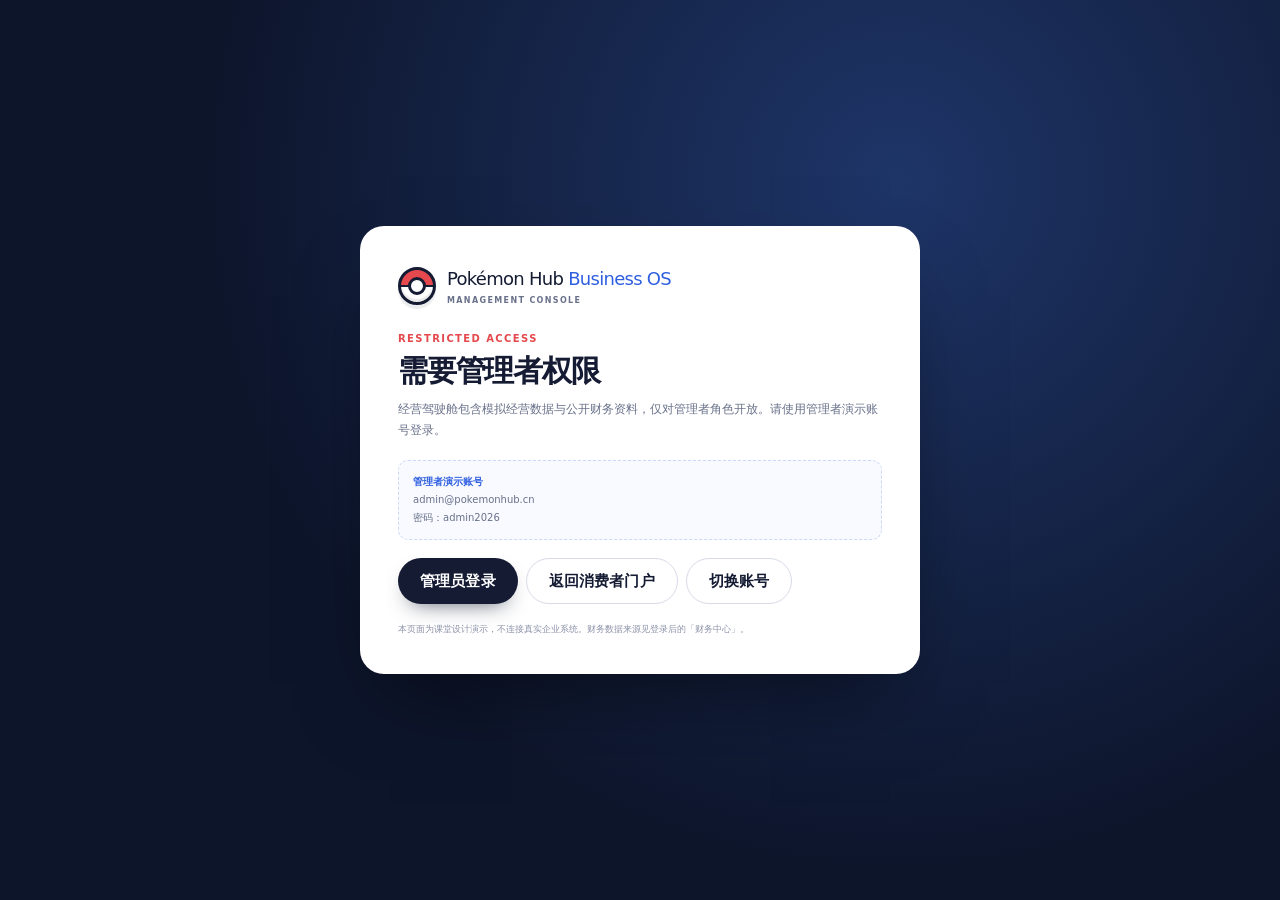
<file: admin.html>
<!DOCTYPE html>
<html lang="zh-CN">
<head>
<meta charset="UTF-8">
<meta name="viewport" content="width=device-width, initial-scale=1.0">
<meta name="description" content="Pokémon Hub 管理者经营驾驶舱：业务板块经营情况、财务数据与运营分析。">
<meta name="robots" content="noindex,nofollow">
<title>经营驾驶舱 · Pokémon Hub Business OS</title>
<link rel="icon" href="assets/favicon.svg" type="image/svg+xml">
<link rel="stylesheet" href="assets/styles.css">
</head>
<body class="admin-body">
<a class="skip-link" href="#adminContent">跳到主要内容</a>

<!-- 权限门 -->
<div id="adminGate" style="min-height:100vh;display:none;place-items:center;background:radial-gradient(circle at 70% 20%,#1e3568,#0d152b 60%);padding:24px">
  <div style="width:min(560px,100%);background:#fff;border-radius:24px;padding:38px;box-shadow:0 40px 80px -30px rgba(0,0,0,.55)">
    <div style="display:flex;align-items:center;gap:11px;margin-bottom:22px"><span class="brand-mark"></span><div><div style="font-family:var(--display);font-size:18px;letter-spacing:-.04em">Pokémon Hub <span style="color:var(--blue)">Business OS</span></div><div style="font-size:8px;letter-spacing:.17em;color:var(--muted);font-weight:800">MANAGEMENT CONSOLE</div></div></div>
    <div style="font-size:10px;letter-spacing:.14em;font-weight:900;color:var(--red);margin-bottom:6px">RESTRICTED ACCESS</div>
    <h1 style="font-family:var(--display);font-size:30px;letter-spacing:-.04em;line-height:1.2">需要管理者权限</h1>
    <p id="gateMessage" style="font-size:12px;color:var(--muted);line-height:1.8;margin-top:10px">经营驾驶舱包含模拟经营数据与公开财务资料，仅对管理者角色开放。请使用管理者演示账号登录。</p>
    <div style="background:#f8faff;border:1px dashed #cbd8f7;border-radius:10px;padding:12px 14px;margin:18px 0;font-size:10px;color:var(--muted);line-height:1.8">
      <b style="color:var(--blue)">管理者演示账号</b><br>admin@pokemonhub.cn<br>密码：admin2026
    </div>
    <div style="display:flex;gap:8px;flex-wrap:wrap">
      <button class="btn btn-primary" onclick="window.PK && window.PK.openLogin('admin')">管理员登录</button>
      <a class="btn btn-ghost" href="index.html">返回消费者门户</a>
      <button class="btn btn-ghost" onclick="window.PK && window.PK.logout()">切换账号</button>
    </div>
    <p style="font-size:8.5px;color:var(--muted-2);margin-top:18px;line-height:1.7">本页面为课堂设计演示，不连接真实企业系统。财务数据来源见登录后的「财务中心」。</p>
  </div>
</div>

<!-- 管理端 -->
<div class="admin-shell" id="adminApp" style="display:none">
  <aside class="admin-sidebar" id="adminSidebar">
    <a class="admin-brand" href="index.html">
      <span class="brand-mark"></span>
      <div><b>Pokémon Hub</b><span>BUSINESS OS</span></div>
    </a>
    <div class="sidebar-scroll">
      <div class="nav-group-label">经营工作台</div>
      <nav class="admin-nav">
        <button class="active" data-section="overview"><svg viewBox="0 0 24 24" fill="none" stroke="currentColor" stroke-width="2"><rect x="3" y="3" width="7" height="7" rx="1"/><rect x="14" y="3" width="7" height="7" rx="1"/><rect x="3" y="14" width="7" height="7" rx="1"/><rect x="14" y="14" width="7" height="7" rx="1"/></svg>经营总览</button>
        <button data-section="news"><svg viewBox="0 0 24 24" fill="none" stroke="currentColor" stroke-width="2"><path d="M4 4h13v16H5a2 2 0 0 1-2-2V6a2 2 0 0 1 2-2Z"/><path d="M17 7h3v11a2 2 0 0 1-2 2M7 8h7M7 12h7M7 16h4"/></svg>资讯运营<span class="nav-count">48</span></button>
        <button data-section="anime"><svg viewBox="0 0 24 24" fill="none" stroke="currentColor" stroke-width="2"><rect x="3" y="4" width="18" height="16" rx="2"/><path d="M7 4v16M17 4v16M3 9h4M17 9h4M3 15h4M17 15h4"/></svg>动画 / 影视</button>
        <button data-section="commerce"><svg viewBox="0 0 24 24" fill="none" stroke="currentColor" stroke-width="2"><path d="M5 8h14l-1 12H6L5 8Z"/><path d="M9 8V6a3 3 0 0 1 6 0v2"/></svg>商品电商</button>
        <button data-section="apps"><svg viewBox="0 0 24 24" fill="none" stroke="currentColor" stroke-width="2"><rect x="6" y="2" width="12" height="20" rx="2.5"/><path d="M10 18h4"/></svg>应用程式</button>
        <button data-section="games"><svg viewBox="0 0 24 24" fill="none" stroke="currentColor" stroke-width="2"><path d="M7 7h10a5 5 0 0 1 4.9 6l-.8 3.2a3 3 0 0 1-5.1 1.3L14.5 16h-5L8 17.5a3 3 0 0 1-5.1-1.3L2.1 13A5 5 0 0 1 7 7Z"/><path d="M7 11h4M9 9v4M16 10h.01M18 12h.01"/></svg>游戏业务</button>
        <button data-section="cards"><svg viewBox="0 0 24 24" fill="none" stroke="currentColor" stroke-width="2"><rect x="8" y="3" width="12" height="16" rx="2"/><path d="M16 21H6a2 2 0 0 1-2-2V7"/></svg>卡牌业务</button>
        <button data-section="pokedex"><svg viewBox="0 0 24 24" fill="none" stroke="currentColor" stroke-width="2"><circle cx="12" cy="12" r="9"/><path d="M3 12h6M15 12h6"/><circle cx="12" cy="12" r="3" fill="currentColor" stroke="none"/></svg>图鉴运营</button>
        <button data-section="members"><svg viewBox="0 0 24 24" fill="none" stroke="currentColor" stroke-width="2"><circle cx="9" cy="8" r="3.5"/><path d="M2.5 20c0-3.5 3-5.5 6.5-5.5s6.5 2 6.5 5.5"/><path d="M16 5a3 3 0 0 1 0 6M18 14.5c2.2.7 3.5 2.5 3.5 5"/></svg>会员增长</button>
      </nav>
      <div class="nav-group-label">决策与治理</div>
      <nav class="admin-nav">
        <button data-section="finance"><svg viewBox="0 0 24 24" fill="none" stroke="currentColor" stroke-width="2"><path d="M4 20V4M4 20h16"/><path d="M8 16v-4M12 16V7M16 16v-7M20 16v-3"/></svg>财务中心</button>
        <button data-section="settings"><svg viewBox="0 0 24 24" fill="none" stroke="currentColor" stroke-width="2"><circle cx="12" cy="12" r="3"/><path d="M19.4 15a1.7 1.7 0 0 0 .3 1.9l.1.1-2.8 2.8-.1-.1a1.7 1.7 0 0 0-1.9-.3 1.7 1.7 0 0 0-1 1.6v.2h-4V21a1.7 1.7 0 0 0-1-1.6 1.7 1.7 0 0 0-1.9.3l-.1.1L4.2 17l.1-.1a1.7 1.7 0 0 0 .3-1.9A1.7 1.7 0 0 0 3 14H2.8v-4H3a1.7 1.7 0 0 0 1.6-1 1.7 1.7 0 0 0-.3-1.9L4.2 7 7 4.2l.1.1a1.7 1.7 0 0 0 1.9.3A1.7 1.7 0 0 0 10 3V2.8h4V3a1.7 1.7 0 0 0 1 1.6 1.7 1.7 0 0 0 1.9-.3l.1-.1L19.8 7l-.1.1a1.7 1.7 0 0 0-.3 1.9 1.7 1.7 0 0 0 1.6 1h.2v4H21a1.7 1.7 0 0 0-1.6 1Z"/></svg>系统设置</button>
        <a href="architecture.html" target="_blank"><svg viewBox="0 0 24 24" fill="none" stroke="currentColor" stroke-width="2"><path d="m12 2 9 5-9 5-9-5 9-5Z"/><path d="m3 12 9 5 9-5M3 17l9 5 9-5"/></svg>系统架构图<span class="nav-count">↗</span></a>
        <a href="index.html"><svg viewBox="0 0 24 24" fill="none" stroke="currentColor" stroke-width="2"><path d="m3 10 9-7 9 7v10H3V10Z"/><path d="M9 20v-6h6v6"/></svg>返回消费者门户</a>
      </nav>
    </div>
    <div class="sidebar-foot">
      <div class="sidebar-user">
        <span class="su-avatar" id="adminSideAvatar">管</span>
        <div><b id="adminSideName">运营管理员</b><span>超级管理员 · 全部权限</span></div>
        <button class="su-out" title="退出" onclick="window.PK.logout()"><svg viewBox="0 0 24 24" fill="none" stroke="currentColor" stroke-width="2"><path d="M10 4H5v16h5M15 8l4 4-4 4M19 12H9"/></svg></button>
      </div>
    </div>
  </aside>
  <div class="admin-mobile-backdrop" id="adminBackdrop"></div>

  <div class="admin-main">
    <header class="admin-topbar">
      <button class="admin-btn admin-mobile-toggle" id="adminMobileToggle" style="display:none;width:32px;padding:0" aria-label="打开导航"><svg viewBox="0 0 24 24" fill="none" stroke="currentColor" stroke-width="2"><path d="M4 7h16M4 12h16M4 17h16"/></svg></button>
      <div class="admin-breadcrumb"><a href="admin.html" style="color:var(--muted)">Business OS</a><svg viewBox="0 0 24 24" fill="none" stroke="currentColor" stroke-width="2"><path d="m9 6 6 6-6 6"/></svg><b id="adminBreadcrumb">经营总览</b></div>
      <label class="topbar-search"><svg viewBox="0 0 24 24" fill="none" stroke="currentColor" stroke-width="2"><circle cx="11" cy="11" r="7"/><path d="m20 20-3.5-3.5"/></svg><input id="adminGlobalSearch" placeholder="搜索当前页面的数据…" aria-label="搜索当前页面"></label>
      <div class="topbar-date"><svg viewBox="0 0 24 24" fill="none" stroke="currentColor" stroke-width="2"><rect x="3" y="5" width="18" height="16" rx="2"/><path d="M8 3v4M16 3v4M3 10h18"/></svg><span id="adminDate">2026 财年</span></div>
      <div class="topbar-divider"></div>
      <button class="topbar-icon" id="adminNotify" aria-label="运营提醒"><svg viewBox="0 0 24 24" fill="none" stroke="currentColor" stroke-width="2"><path d="M18 8a6 6 0 0 0-12 0c0 7-3 7-3 9h18c0-2-3-2-3-9M10 21h4"/></svg><span class="notif-dot"></span></button>
      <button class="topbar-icon" id="adminHelp" aria-label="帮助"><svg viewBox="0 0 24 24" fill="none" stroke="currentColor" stroke-width="2"><circle cx="12" cy="12" r="9"/><path d="M12 17v.01M9.5 9a2.5 2.5 0 1 1 4 2c-.9.7-1.5 1.2-1.5 2.5"/></svg></button>
      <div class="topbar-divider"></div>
      <button class="topbar-avatar" id="adminAvatar" aria-label="管理员菜单">管</button>
    </header>

    <main class="admin-content" id="adminContent">
      <section class="admin-section active" id="section-overview"></section>
      <section class="admin-section" id="section-news"></section>
      <section class="admin-section" id="section-anime"></section>
      <section class="admin-section" id="section-commerce"></section>
      <section class="admin-section" id="section-apps"></section>
      <section class="admin-section" id="section-games"></section>
      <section class="admin-section" id="section-cards"></section>
      <section class="admin-section" id="section-pokedex"></section>
      <section class="admin-section" id="section-members"></section>
      <section class="admin-section" id="section-finance"></section>
      <section class="admin-section" id="section-settings"></section>
    </main>
  </div>
</div>

<script src="assets/pokedex.js"></script>
<script src="assets/data.js"></script>
<script src="assets/app.js"></script>
<script src="assets/admin.js"></script>
</body>
</html>
</file>
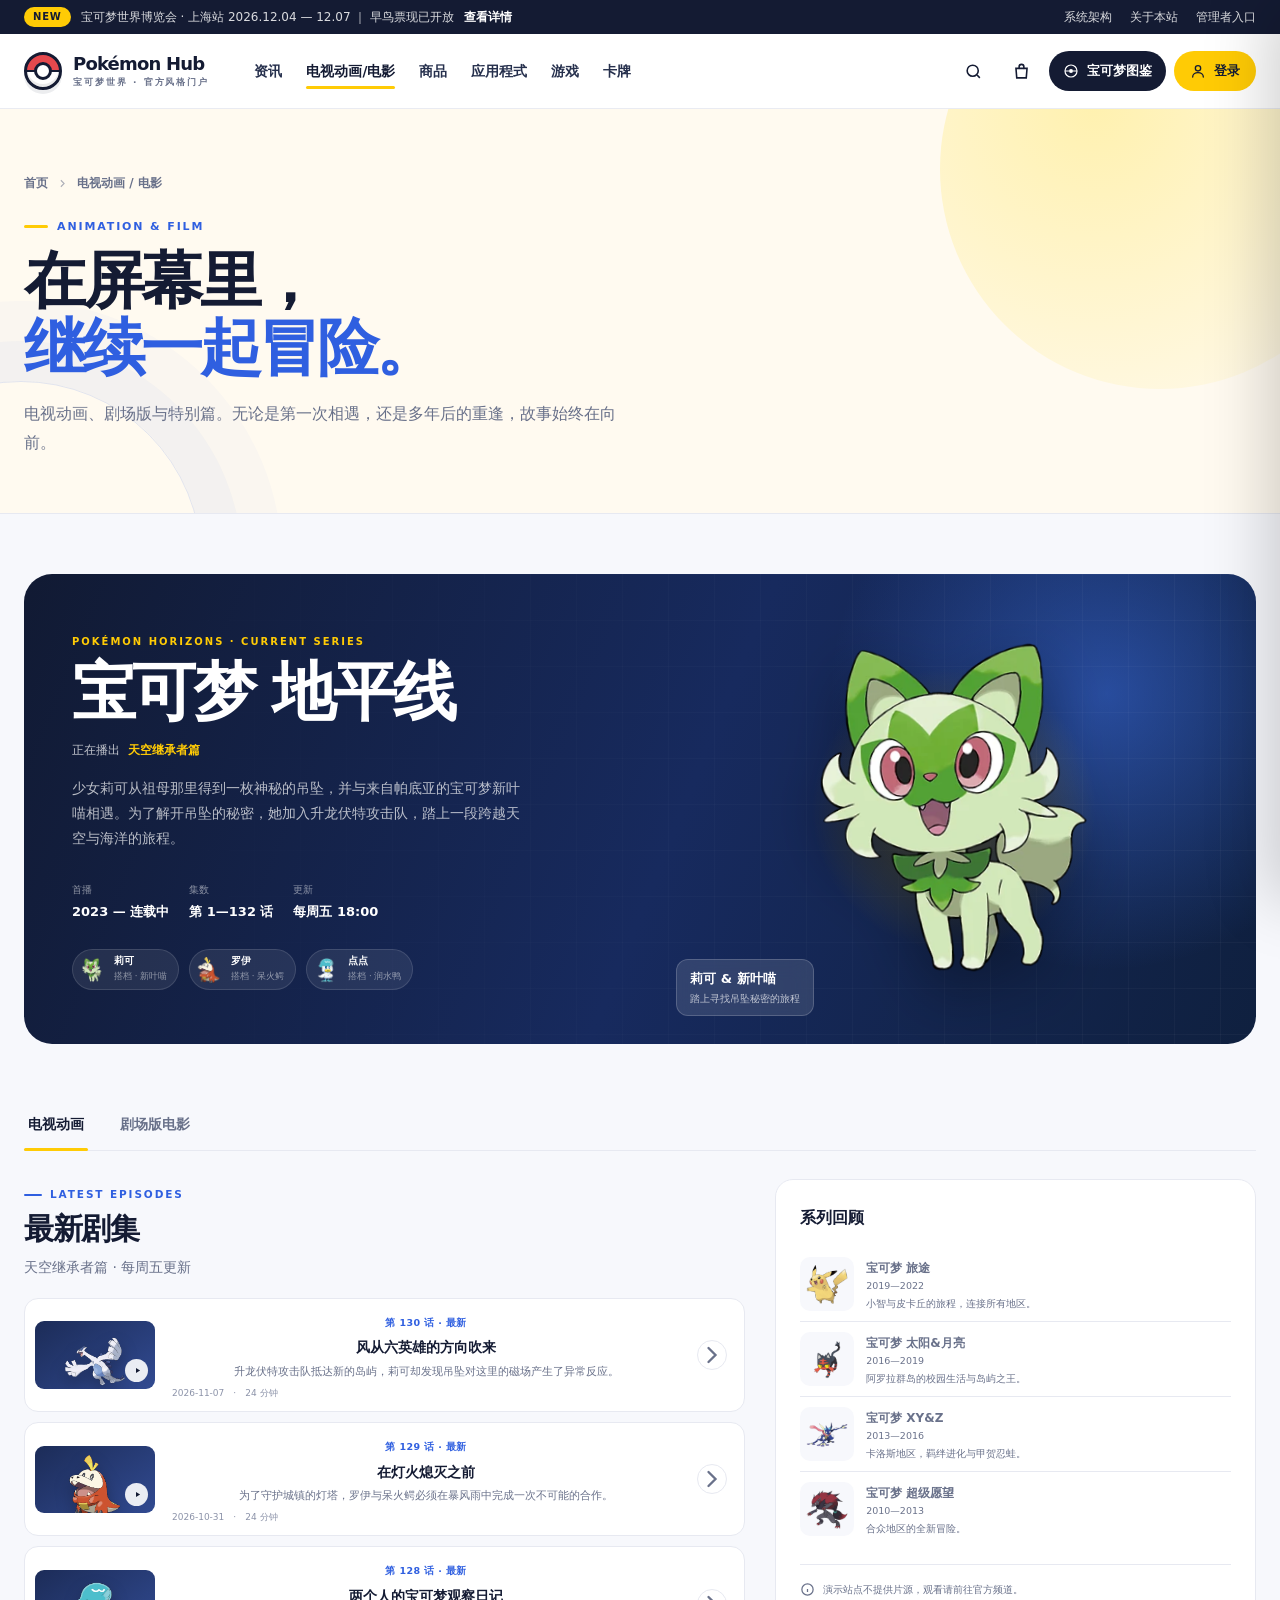
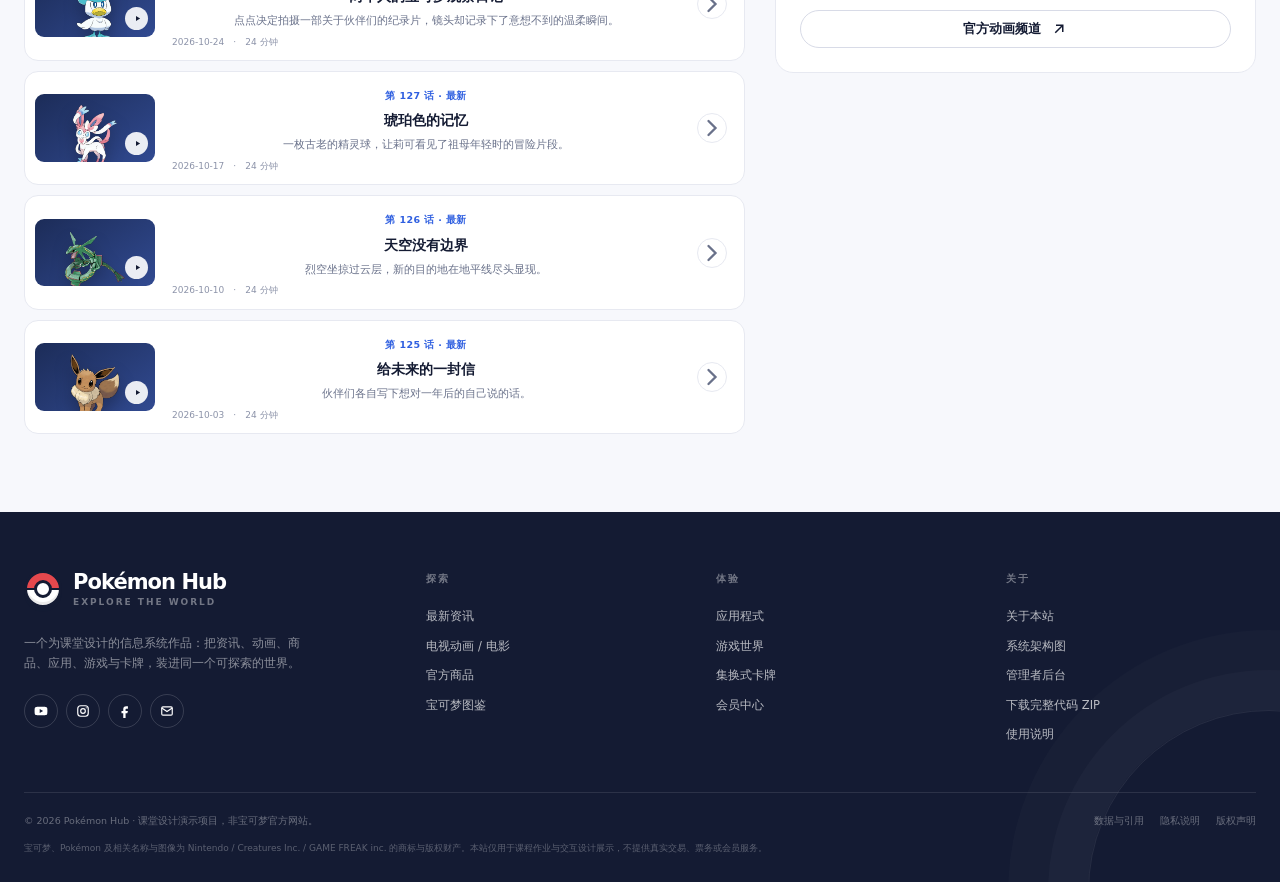
<file: anime.html>
<!DOCTYPE html>
<html lang="zh-CN">
<head>
<meta charset="UTF-8">
<meta name="viewport" content="width=device-width, initial-scale=1.0">
<meta name="description" content="宝可梦电视动画与剧场版电影：宝可梦地平线、旅途、太阳&月亮，以及经典剧场版。">
<title>电视动画 / 电影 · Pokémon Hub</title>
<link rel="icon" href="assets/favicon.svg" type="image/svg+xml">
<link rel="stylesheet" href="assets/styles.css">
</head>
<body data-page="anime">
<a class="skip-link" href="#main">跳到主要内容</a>
<div id="siteHeader"></div>
<main id="main">
  <section class="page-hero">
    <div class="container">
      <div class="breadcrumb"><a href="index.html">首页</a><svg viewBox="0 0 24 24" fill="none" stroke="currentColor" stroke-width="2"><path d="m9 6 6 6-6 6"/></svg><span>电视动画 / 电影</span></div>
      <div class="page-eyebrow">ANIMATION &amp; FILM</div>
      <h1 class="page-title">在屏幕里，<br><span class="accent">继续一起冒险。</span></h1>
      <p class="page-desc">电视动画、剧场版与特别篇。无论是第一次相遇，还是多年后的重逢，故事始终在向前。</p>
    </div>
  </section>

  <section class="section-tight">
    <div class="container">
      <div class="anime-hero" id="animeHero"></div>
    </div>
  </section>

  <section class="section" style="padding-top:20px">
    <div class="container">
      <div class="anime-tabs">
        <button class="anime-tab active" data-anime-tab="series">电视动画</button>
        <button class="anime-tab" data-anime-tab="movies">剧场版电影</button>
      </div>
      <div id="animeSeriesPanel">
        <div class="episode-layout">
          <div>
            <div class="section-head" style="margin-bottom:18px"><div><div class="section-kicker">LATEST EPISODES</div><h2 class="section-title" style="font-size:30px">最新剧集</h2><p class="section-sub">天空继承者篇 · 每周五更新</p></div></div>
            <div class="episode-list" id="episodeList"></div>
          </div>
          <aside class="aside-panel">
            <h3>系列回顾</h3>
            <div id="seriesList"></div>
            <div style="margin-top:18px;padding-top:16px;border-top:1px solid var(--line)">
              <div style="display:flex;align-items:center;gap:8px;font-size:10px;color:var(--muted);line-height:1.7"><svg viewBox="0 0 24 24" width="15" height="15" fill="none" stroke="currentColor" stroke-width="2"><circle cx="12" cy="12" r="9"/><path d="M12 11v5M12 8h.01"/></svg><span>演示站点不提供片源，观看请前往官方频道。</span></div>
              <a class="btn btn-ghost btn-sm" style="width:100%;margin-top:12px" href="https://www.youtube.com/@PokemonHongKong" target="_blank" rel="noopener">官方动画频道 <svg viewBox="0 0 24 24" fill="none" stroke="currentColor" stroke-width="2"><path d="M7 17 17 7M8 7h9v9"/></svg></a>
            </div>
          </aside>
        </div>
      </div>
      <div id="animeMoviesPanel" hidden>
        <div class="section-head" style="margin-bottom:22px"><div><div class="section-kicker">MOVIE COLLECTION</div><h2 class="section-title" style="font-size:30px">剧场版，是更大的相遇</h2><p class="section-sub">从 1998 年至今，每一部剧场版都是一次独立的夏天。</p></div></div>
        <div class="movie-grid" id="movieGrid"></div>
      </div>
    </div>
  </section>
</main>
<div id="siteFooter"></div>
<script src="assets/pokedex.js"></script>
<script src="assets/data.js"></script>
<script src="assets/app.js"></script>
</body>
</html>
</file>
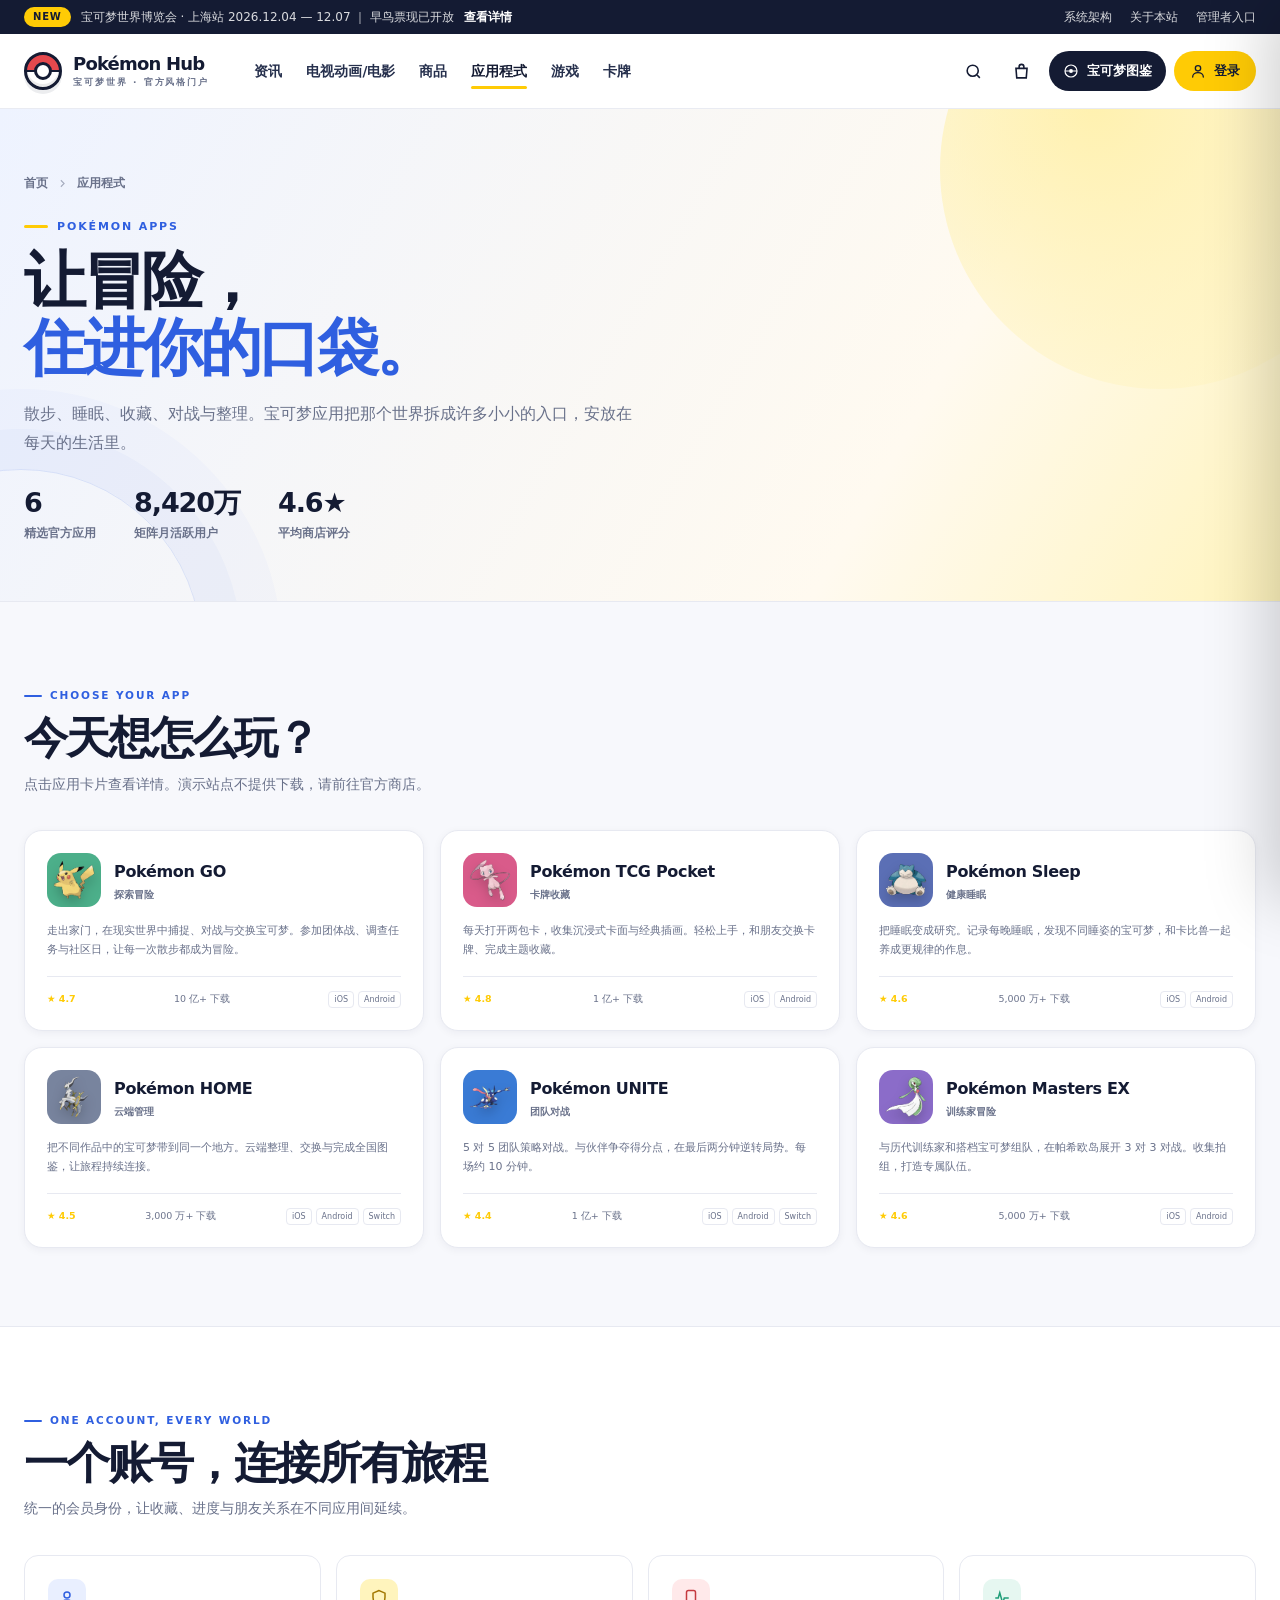
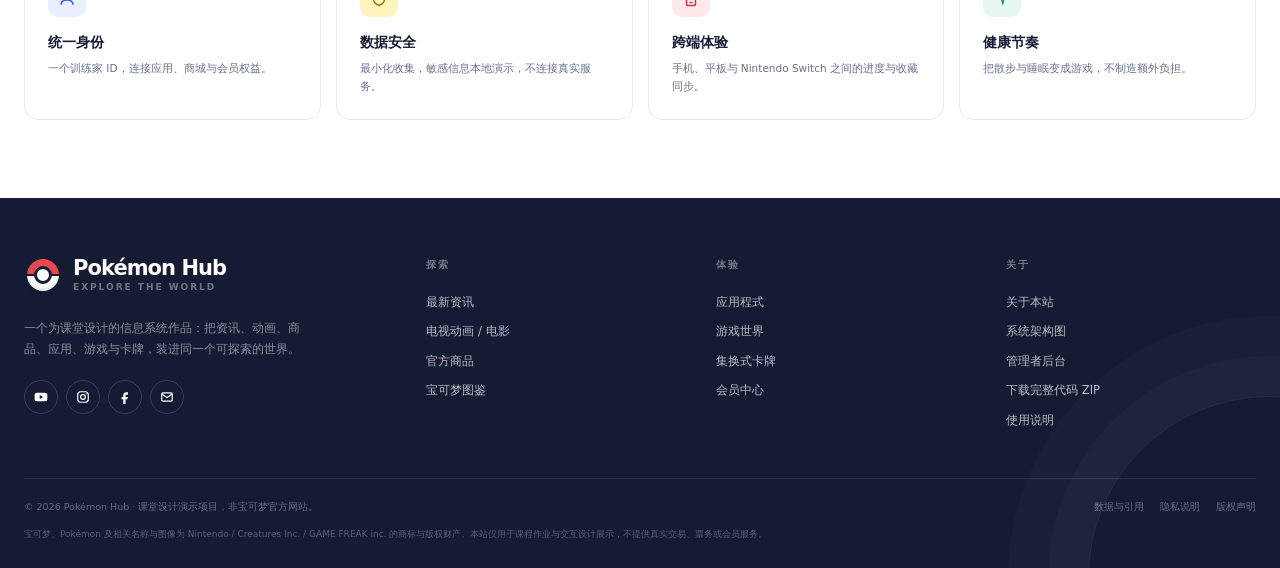
<file: apps.html>
<!DOCTYPE html>
<html lang="zh-CN">
<head>
<meta charset="UTF-8">
<meta name="viewport" content="width=device-width, initial-scale=1.0">
<meta name="description" content="宝可梦应用程式：Pokémon GO、TCG Pocket、Sleep、HOME、UNITE 与 Masters EX。">
<title>应用程式 · Pokémon Hub</title>
<link rel="icon" href="assets/favicon.svg" type="image/svg+xml">
<link rel="stylesheet" href="assets/styles.css">
</head>
<body data-page="apps">
<a class="skip-link" href="#main">跳到主要内容</a>
<div id="siteHeader"></div>
<main id="main">
  <section class="page-hero" style="background:linear-gradient(120deg,#eef3ff,#fffaf0 70%,#fff4bd)">
    <div class="container">
      <div class="breadcrumb"><a href="index.html">首页</a><svg viewBox="0 0 24 24" fill="none" stroke="currentColor" stroke-width="2"><path d="m9 6 6 6-6 6"/></svg><span>应用程式</span></div>
      <div class="page-eyebrow">POKÉMON APPS</div>
      <h1 class="page-title">让冒险，<br><span class="accent">住进你的口袋。</span></h1>
      <p class="page-desc">散步、睡眠、收藏、对战与整理。宝可梦应用把那个世界拆成许多小小的入口，安放在每天的生活里。</p>
      <div class="page-hero-stats"><div class="page-stat"><strong>6</strong><span>精选官方应用</span></div><div class="page-stat"><strong>8,420万</strong><span>矩阵月活跃用户</span></div><div class="page-stat"><strong>4.6★</strong><span>平均商店评分</span></div></div>
    </div>
  </section>
  <section class="section">
    <div class="container">
      <div class="section-head">
        <div><div class="section-kicker">CHOOSE YOUR APP</div><h2 class="section-title">今天想怎么玩？</h2><p class="section-sub">点击应用卡片查看详情。演示站点不提供下载，请前往官方商店。</p></div>
      </div>
      <div class="apps-grid" id="appsGrid" style="--apps-light:1"></div>
      <style>#appsGrid .app-card{background:#fff;border-color:var(--line);color:var(--ink);box-shadow:var(--shadow-sm)}#appsGrid .app-card:hover{background:#fff;border-color:var(--line-strong);box-shadow:var(--shadow)}#appsGrid .app-card p{color:var(--muted)}#appsGrid .app-card .app-cat{color:var(--muted)}#appsGrid .app-meta{border-color:var(--line);color:var(--muted)}#appsGrid .app-card .app-cat{color:var(--muted)}#appsGrid .app-card .app-platforms span{border-color:var(--line)}</style>
    </div>
  </section>
  <section class="section" style="background:#fff;border-top:1px solid var(--line)">
    <div class="container">
      <div class="section-head"><div><div class="section-kicker">ONE ACCOUNT, EVERY WORLD</div><h2 class="section-title">一个账号，连接所有旅程</h2><p class="section-sub">统一的会员身份，让收藏、进度与朋友关系在不同应用间延续。</p></div></div>
      <div class="arch-principles">
        <div class="arch-principle"><div class="ap-icon"><svg viewBox="0 0 24 24" fill="none" stroke="currentColor" stroke-width="2"><circle cx="12" cy="8" r="4"/><path d="M4 21c0-4 3.6-6.5 8-6.5s8 2.5 8 6.5"/></svg></div><h3>统一身份</h3><p>一个训练家 ID，连接应用、商城与会员权益。</p></div>
        <div class="arch-principle"><div class="ap-icon" style="background:#fff4bd;color:#a27700"><svg viewBox="0 0 24 24" fill="none" stroke="currentColor" stroke-width="2"><path d="M12 2 4 5.5V11c0 5 3.4 9.3 8 11 4.6-1.7 8-6 8-11V5.5L12 2Z"/></svg></div><h3>数据安全</h3><p>最小化收集，敏感信息本地演示，不连接真实服务。</p></div>
        <div class="arch-principle"><div class="ap-icon" style="background:#ffe9ea;color:#c53a3f"><svg viewBox="0 0 24 24" fill="none" stroke="currentColor" stroke-width="2"><rect x="6" y="2" width="12" height="20" rx="2.5"/><path d="M10 18h4"/></svg></div><h3>跨端体验</h3><p>手机、平板与 Nintendo Switch 之间的进度与收藏同步。</p></div>
        <div class="arch-principle"><div class="ap-icon" style="background:#e6f7f1;color:#1f9d78"><svg viewBox="0 0 24 24" fill="none" stroke="currentColor" stroke-width="2"><path d="M3 12h4l2-7 4 14 2-7h6"/></svg></div><h3>健康节奏</h3><p>把散步与睡眠变成游戏，不制造额外负担。</p></div>
      </div>
    </div>
  </section>
</main>
<div id="siteFooter"></div>
<script src="assets/pokedex.js"></script>
<script src="assets/data.js"></script>
<script src="assets/app.js"></script>
</body>
</html>
</file>
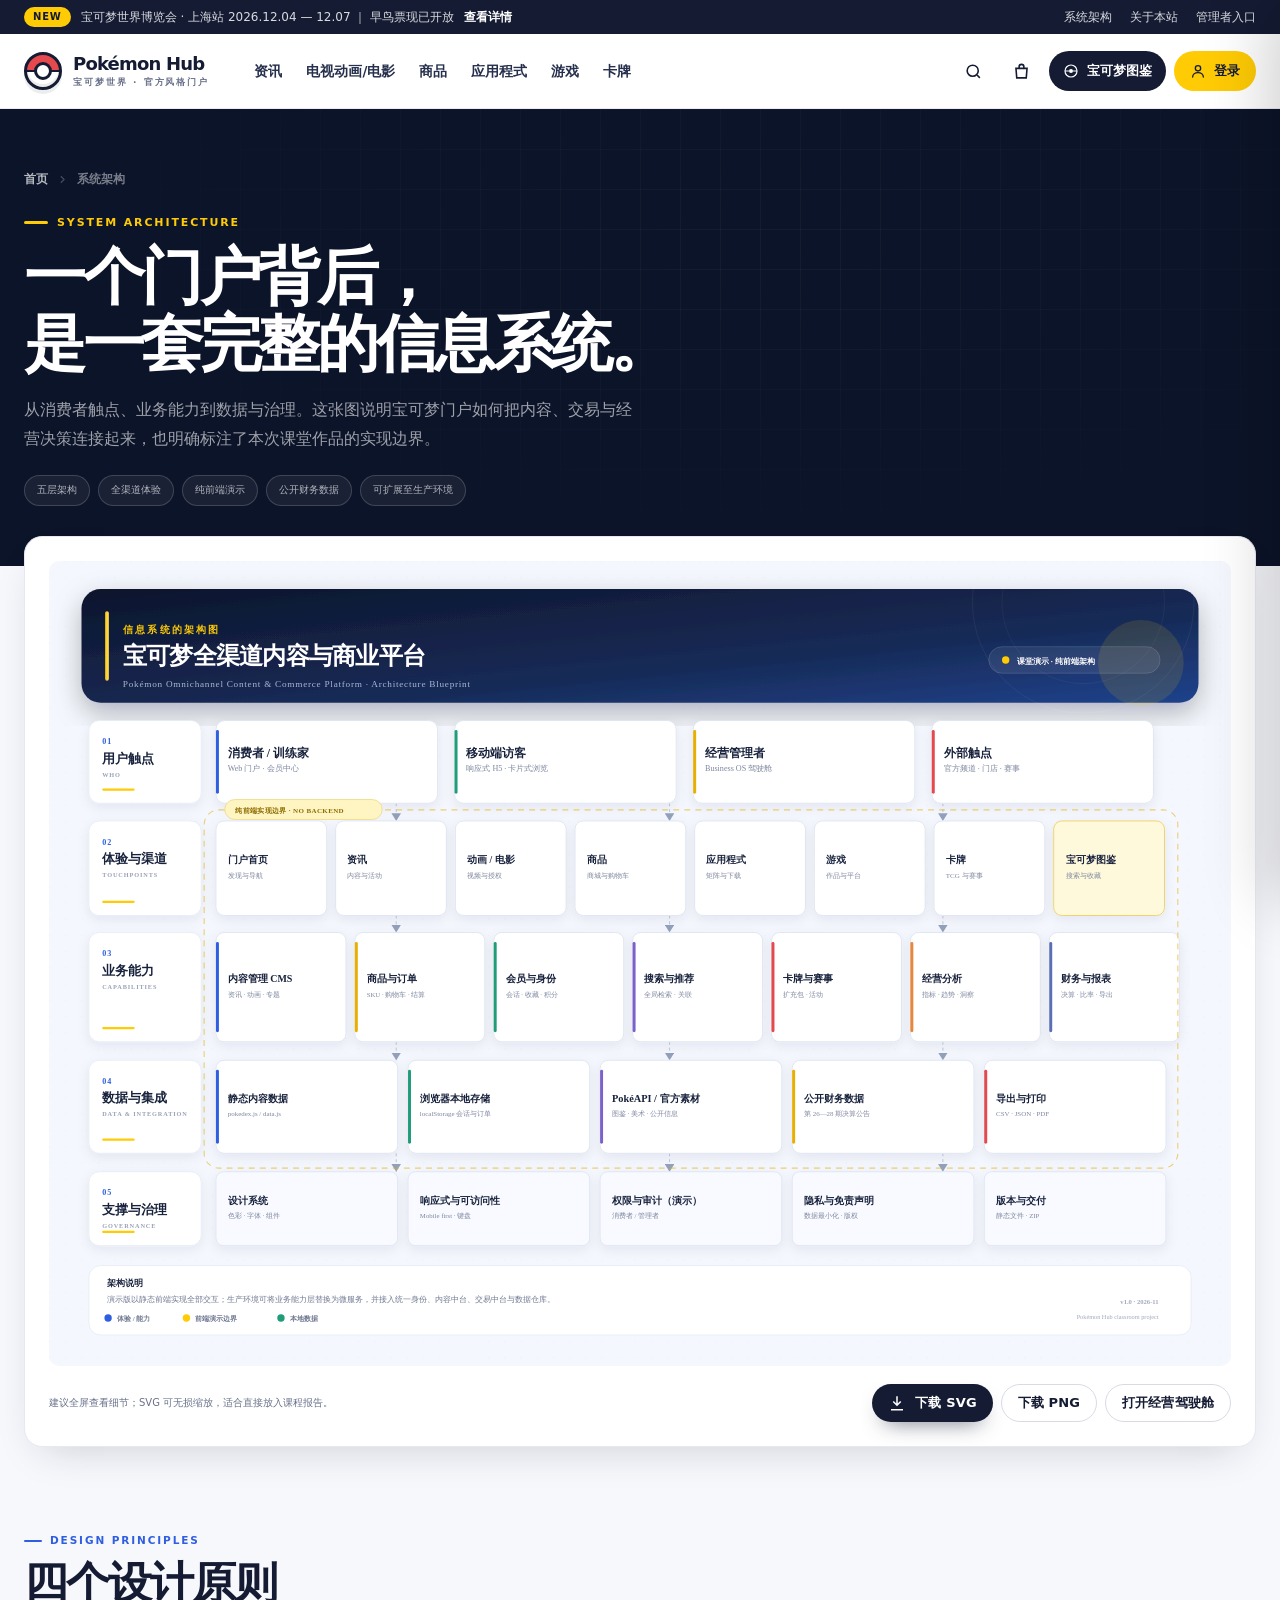
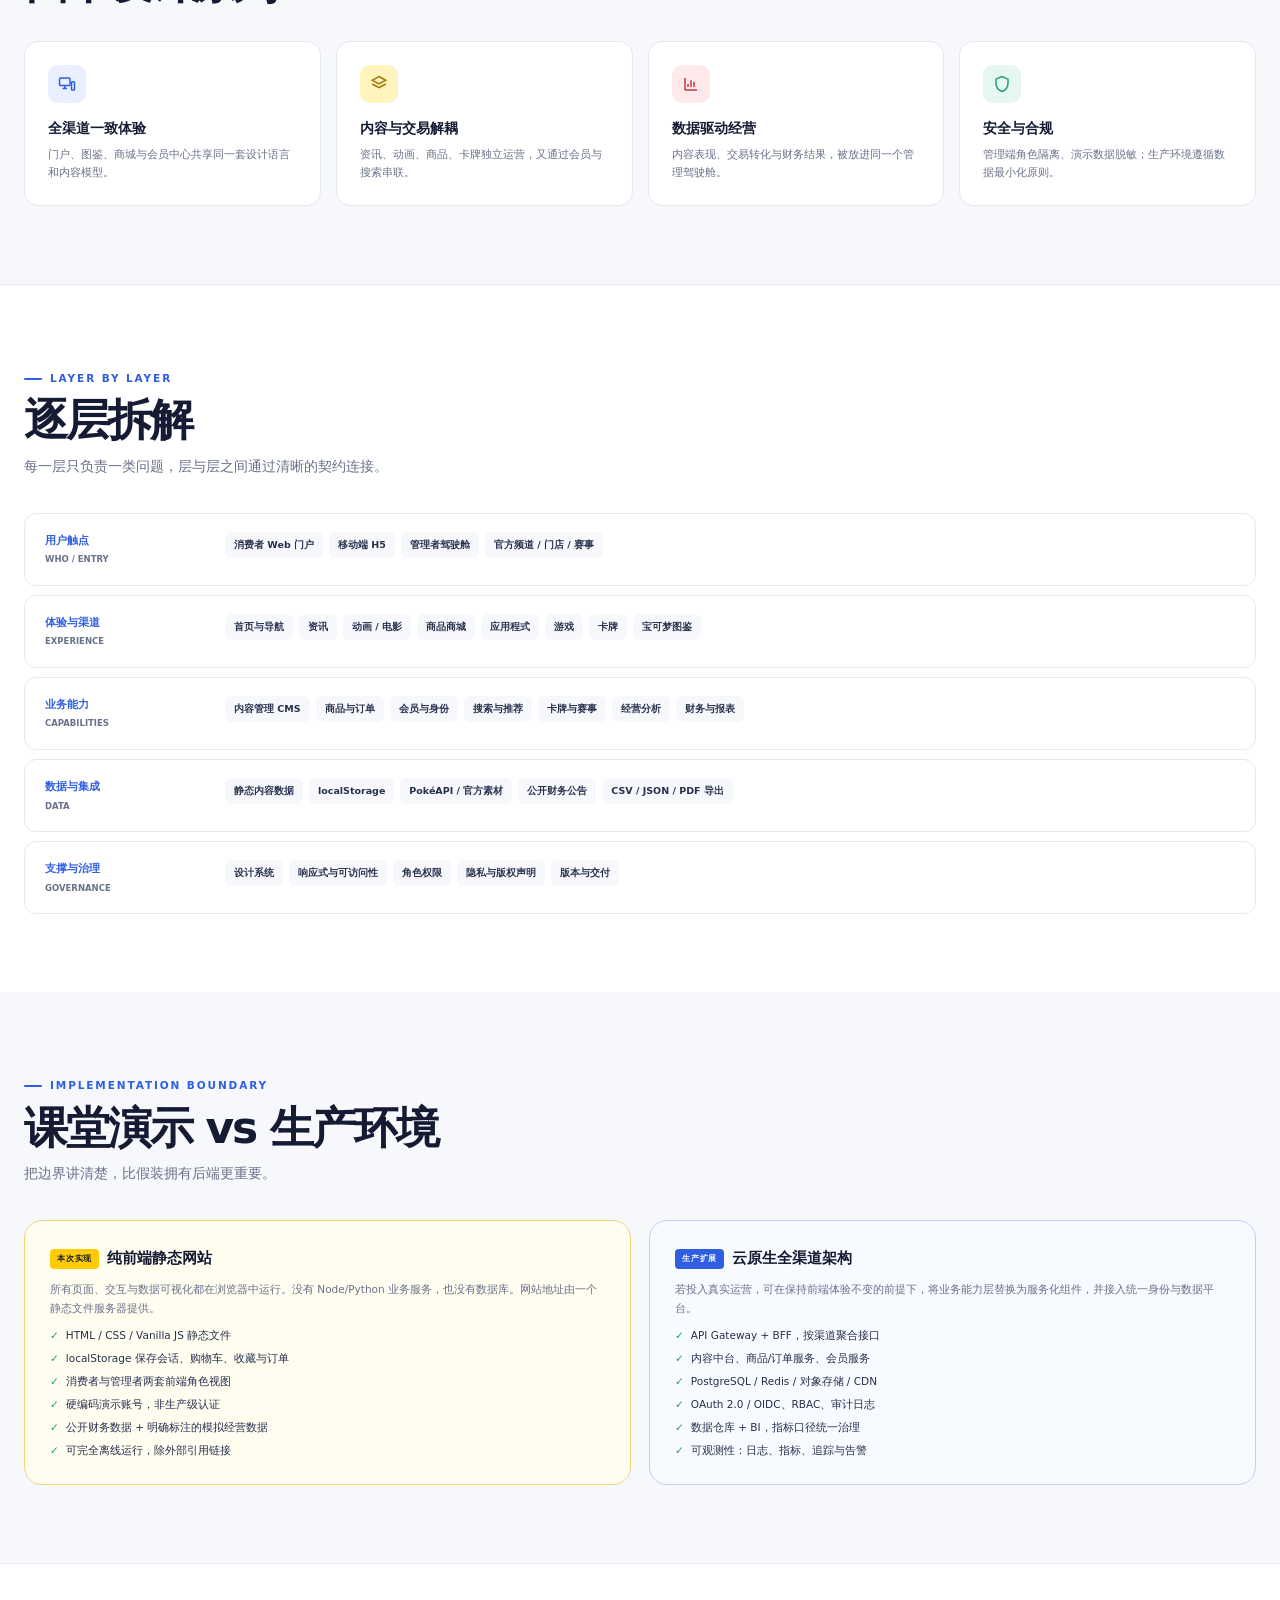
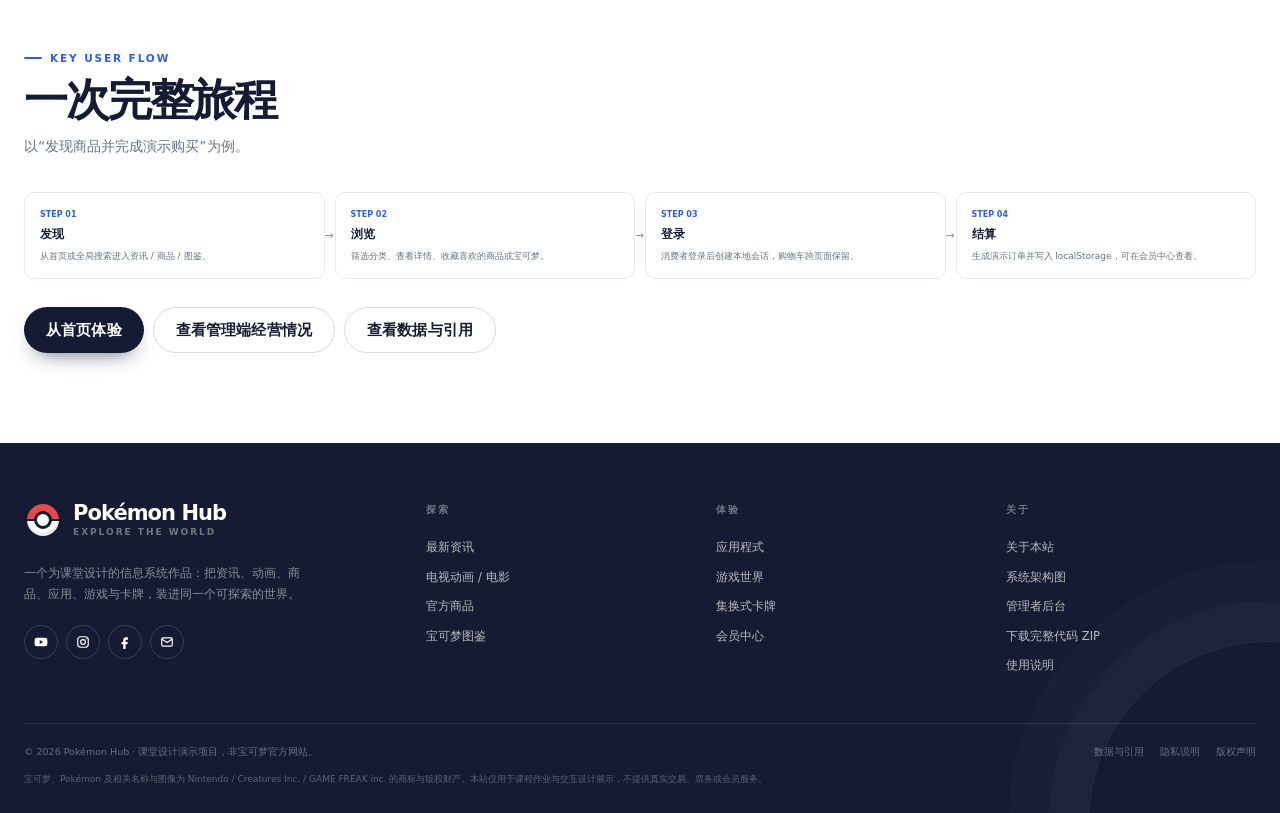
<file: architecture.html>
<!DOCTYPE html>
<html lang="zh-CN">
<head>
<meta charset="UTF-8">
<meta name="viewport" content="width=device-width, initial-scale=1.0">
<meta name="description" content="宝可梦全渠道信息系统架构图：五层架构、纯前端演示边界与生产扩展建议。">
<title>系统架构图 · Pokémon Hub</title>
<link rel="icon" href="assets/favicon.svg" type="image/svg+xml">
<link rel="stylesheet" href="assets/styles.css">
</head>
<body data-page="architecture">
<a class="skip-link" href="#main">跳到主要内容</a>
<div id="siteHeader"></div>
<main id="main">
  <section class="arch-hero">
    <div class="container">
      <div class="breadcrumb" style="color:rgba(255,255,255,.45)"><a href="index.html" style="color:rgba(255,255,255,.7)">首页</a><svg viewBox="0 0 24 24" fill="none" stroke="currentColor" stroke-width="2"><path d="m9 6 6 6-6 6"/></svg><span>系统架构</span></div>
      <div class="page-eyebrow" style="color:var(--yellow)">SYSTEM ARCHITECTURE</div>
      <h1 class="page-title">一个门户背后，<br>是一套完整的信息系统。</h1>
      <p class="page-desc">从消费者触点、业务能力到数据与治理。这张图说明宝可梦门户如何把内容、交易与经营决策连接起来，也明确标注了本次课堂作品的实现边界。</p>
      <div class="arch-badges"><span>五层架构</span><span>全渠道体验</span><span>纯前端演示</span><span>公开财务数据</span><span>可扩展至生产环境</span></div>
    </div>
  </section>

  <div class="container">
    <div class="arch-canvas-wrap">
      <img src="assets/architecture.svg" alt="宝可梦全渠道信息系统架构图：用户触点、体验与渠道、业务能力、数据与集成、支撑与治理五层架构">
      <div class="arch-actions">
        <span class="hint">建议全屏查看细节；SVG 可无损缩放，适合直接放入课程报告。</span>
        <div style="display:flex;gap:8px;flex-wrap:wrap">
          <a class="btn btn-primary btn-sm" href="assets/architecture.svg" download="宝可梦信息系统架构图.svg"><svg viewBox="0 0 24 24" fill="none" stroke="currentColor" stroke-width="2"><path d="M12 3v12M7 10l5 5 5-5M4 21h16"/></svg> 下载 SVG</a>
          <a class="btn btn-ghost btn-sm" href="assets/architecture.png" download="宝可梦信息系统架构图.png">下载 PNG</a>
          <a class="btn btn-ghost btn-sm" href="admin.html">打开经营驾驶舱</a>
        </div>
      </div>
    </div>
  </div>

  <section class="section">
    <div class="container">
      <div class="section-head"><div><div class="section-kicker">DESIGN PRINCIPLES</div><h2 class="section-title">四个设计原则</h2></div></div>
      <div class="arch-principles">
        <div class="arch-principle"><div class="ap-icon"><svg viewBox="0 0 24 24" fill="none" stroke="currentColor" stroke-width="2"><rect x="2" y="4" width="14" height="10" rx="1.5"/><path d="M6 18h6M9 14v4"/><rect x="18" y="9" width="4" height="11" rx="1"/></svg></div><h3>全渠道一致体验</h3><p>门户、图鉴、商城与会员中心共享同一套设计语言和内容模型。</p></div>
        <div class="arch-principle"><div class="ap-icon" style="background:#fff4bd;color:#a27700"><svg viewBox="0 0 24 24" fill="none" stroke="currentColor" stroke-width="2"><path d="m12 2 9 5-9 5-9-5 9-5Z"/><path d="m3 12 9 5 9-5"/></svg></div><h3>内容与交易解耦</h3><p>资讯、动画、商品、卡牌独立运营，又通过会员与搜索串联。</p></div>
        <div class="arch-principle"><div class="ap-icon" style="background:#ffe9ea;color:#c53a3f"><svg viewBox="0 0 24 24" fill="none" stroke="currentColor" stroke-width="2"><path d="M4 20V4M4 20h16"/><path d="M8 16v-4M12 16V7M16 16v-7"/></svg></div><h3>数据驱动经营</h3><p>内容表现、交易转化与财务结果，被放进同一个管理驾驶舱。</p></div>
        <div class="arch-principle"><div class="ap-icon" style="background:#e6f7f1;color:#1f9d78"><svg viewBox="0 0 24 24" fill="none" stroke="currentColor" stroke-width="2"><path d="M12 2 4 5.5V11c0 5 3.4 9.3 8 11 4.6-1.7 8-6 8-11V5.5L12 2Z"/></svg></div><h3>安全与合规</h3><p>管理端角色隔离、演示数据脱敏；生产环境遵循数据最小化原则。</p></div>
      </div>
    </div>
  </section>

  <section class="section" style="background:#fff;border-top:1px solid var(--line)">
    <div class="container">
      <div class="section-head"><div><div class="section-kicker">LAYER BY LAYER</div><h2 class="section-title">逐层拆解</h2><p class="section-sub">每一层只负责一类问题，层与层之间通过清晰的契约连接。</p></div></div>
      <div class="arch-layers">
        <div class="arch-layer"><div class="al-name">用户触点<span>WHO / ENTRY</span></div><div class="al-items"><span>消费者 Web 门户</span><span>移动端 H5</span><span>管理者驾驶舱</span><span>官方频道 / 门店 / 赛事</span></div></div>
        <div class="arch-layer"><div class="al-name">体验与渠道<span>EXPERIENCE</span></div><div class="al-items"><span>首页与导航</span><span>资讯</span><span>动画 / 电影</span><span>商品商城</span><span>应用程式</span><span>游戏</span><span>卡牌</span><span>宝可梦图鉴</span></div></div>
        <div class="arch-layer"><div class="al-name">业务能力<span>CAPABILITIES</span></div><div class="al-items"><span>内容管理 CMS</span><span>商品与订单</span><span>会员与身份</span><span>搜索与推荐</span><span>卡牌与赛事</span><span>经营分析</span><span>财务与报表</span></div></div>
        <div class="arch-layer"><div class="al-name">数据与集成<span>DATA</span></div><div class="al-items"><span>静态内容数据</span><span>localStorage</span><span>PokéAPI / 官方素材</span><span>公开财务公告</span><span>CSV / JSON / PDF 导出</span></div></div>
        <div class="arch-layer"><div class="al-name">支撑与治理<span>GOVERNANCE</span></div><div class="al-items"><span>设计系统</span><span>响应式与可访问性</span><span>角色权限</span><span>隐私与版权声明</span><span>版本与交付</span></div></div>
      </div>
    </div>
  </section>

  <section class="section">
    <div class="container">
      <div class="section-head"><div><div class="section-kicker">IMPLEMENTATION BOUNDARY</div><h2 class="section-title">课堂演示 vs 生产环境</h2><p class="section-sub">把边界讲清楚，比假装拥有后端更重要。</p></div></div>
      <div class="boundary-grid">
        <div class="boundary-card demo">
          <h3><span class="bc-label">本次实现</span> 纯前端静态网站</h3>
          <p>所有页面、交互与数据可视化都在浏览器中运行。没有 Node/Python 业务服务，也没有数据库。网站地址由一个静态文件服务器提供。</p>
          <ul><li>HTML / CSS / Vanilla JS 静态文件</li><li>localStorage 保存会话、购物车、收藏与订单</li><li>消费者与管理者两套前端角色视图</li><li>硬编码演示账号，非生产级认证</li><li>公开财务数据 + 明确标注的模拟经营数据</li><li>可完全离线运行，除外部引用链接</li></ul>
        </div>
        <div class="boundary-card prod">
          <h3><span class="bc-label">生产扩展</span> 云原生全渠道架构</h3>
          <p>若投入真实运营，可在保持前端体验不变的前提下，将业务能力层替换为服务化组件，并接入统一身份与数据平台。</p>
          <ul><li>API Gateway + BFF，按渠道聚合接口</li><li>内容中台、商品/订单服务、会员服务</li><li>PostgreSQL / Redis / 对象存储 / CDN</li><li>OAuth 2.0 / OIDC、RBAC、审计日志</li><li>数据仓库 + BI，指标口径统一治理</li><li>可观测性：日志、指标、追踪与告警</li></ul>
        </div>
      </div>
    </div>
  </section>

  <section class="section" style="background:#fff;border-top:1px solid var(--line);padding-bottom:90px">
    <div class="container">
      <div class="section-head"><div><div class="section-kicker">KEY USER FLOW</div><h2 class="section-title">一次完整旅程</h2><p class="section-sub">以“发现商品并完成演示购买”为例。</p></div></div>
      <div class="flow-grid">
        <div class="flow-step"><div class="fs-no">STEP 01</div><b>发现</b><p>从首页或全局搜索进入资讯 / 商品 / 图鉴。</p></div>
        <div class="flow-step"><div class="fs-no">STEP 02</div><b>浏览</b><p>筛选分类、查看详情、收藏喜欢的商品或宝可梦。</p></div>
        <div class="flow-step"><div class="fs-no">STEP 03</div><b>登录</b><p>消费者登录后创建本地会话，购物车跨页面保留。</p></div>
        <div class="flow-step"><div class="fs-no">STEP 04</div><b>结算</b><p>生成演示订单并写入 localStorage，可在会员中心查看。</p></div>
      </div>
      <div style="display:flex;gap:9px;margin-top:28px;flex-wrap:wrap"><a class="btn btn-primary" href="index.html">从首页体验</a><a class="btn btn-ghost" href="admin.html">查看管理端经营情况</a><a class="btn btn-ghost" href="about.html#data">查看数据与引用</a></div>
    </div>
  </section>
</main>
<div id="siteFooter"></div>
<script src="assets/pokedex.js"></script>
<script src="assets/data.js"></script>
<script src="assets/app.js"></script>
</body>
</html>
</file>
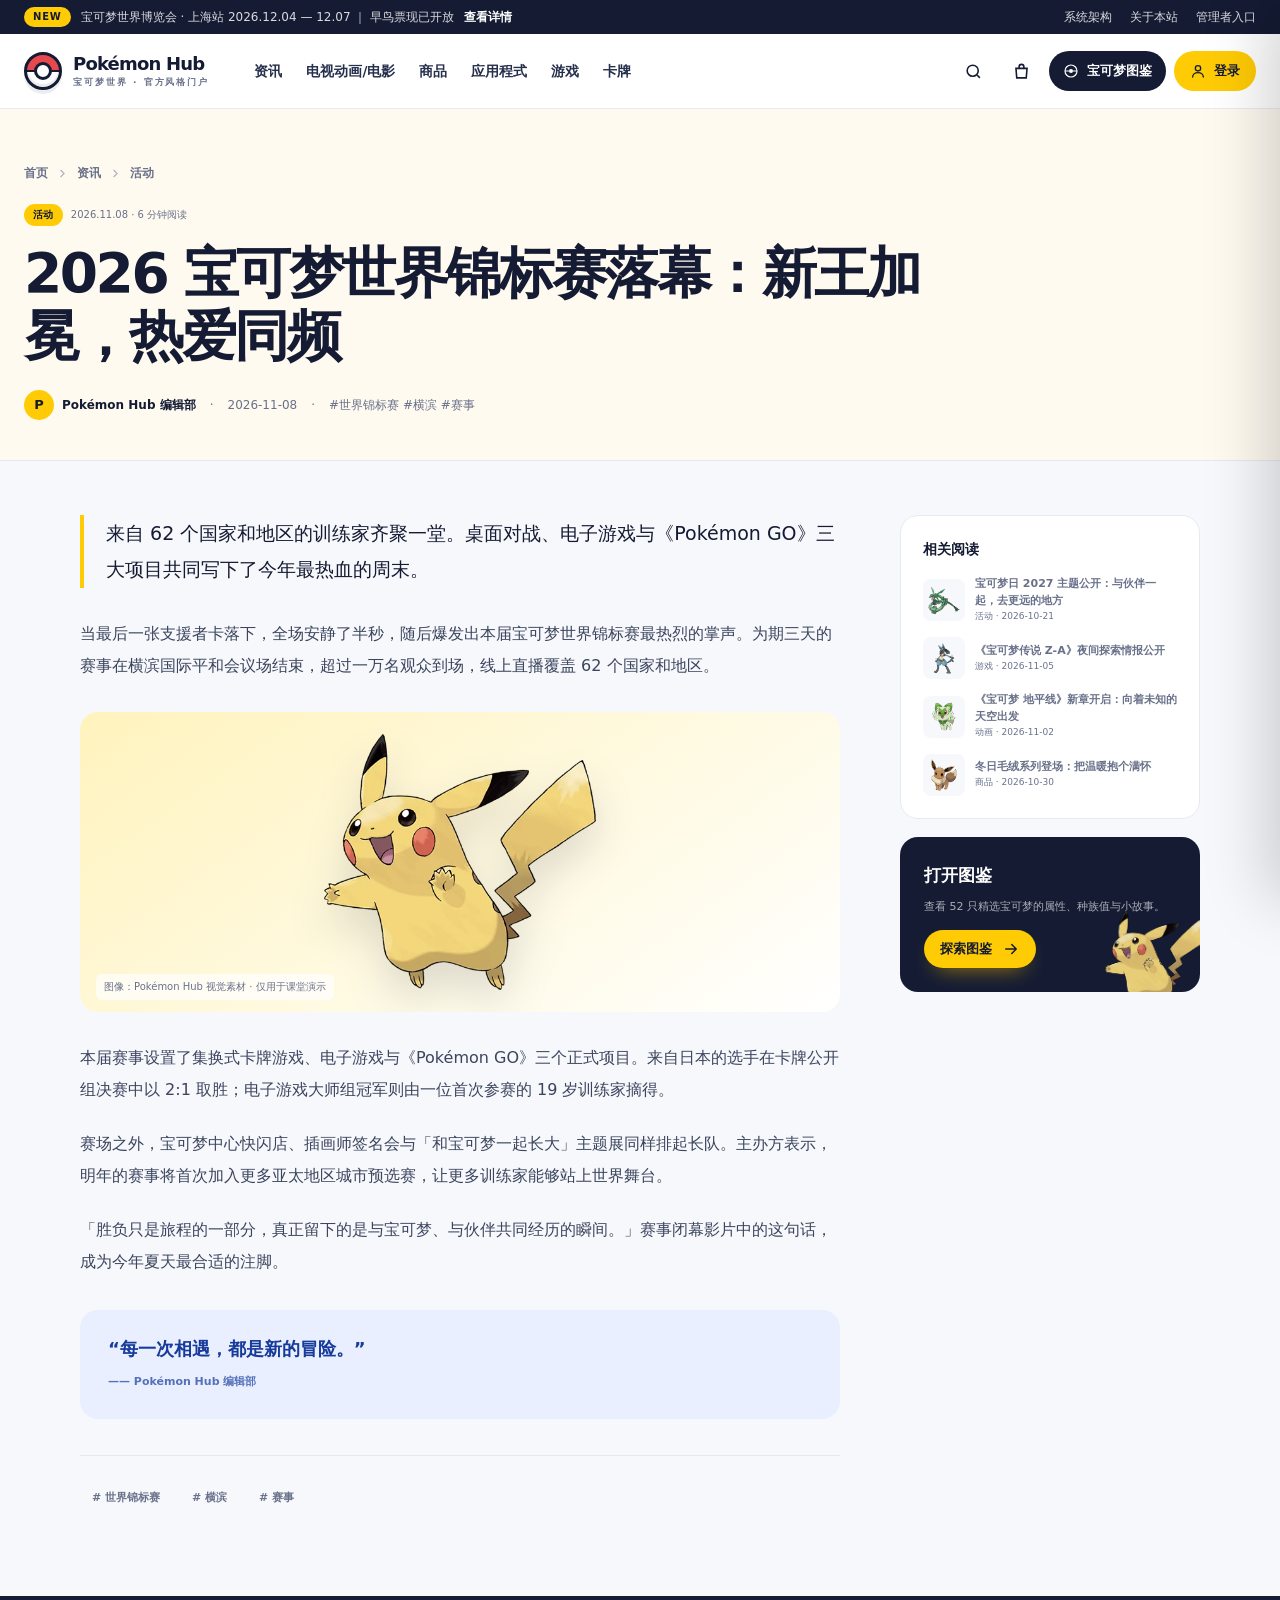
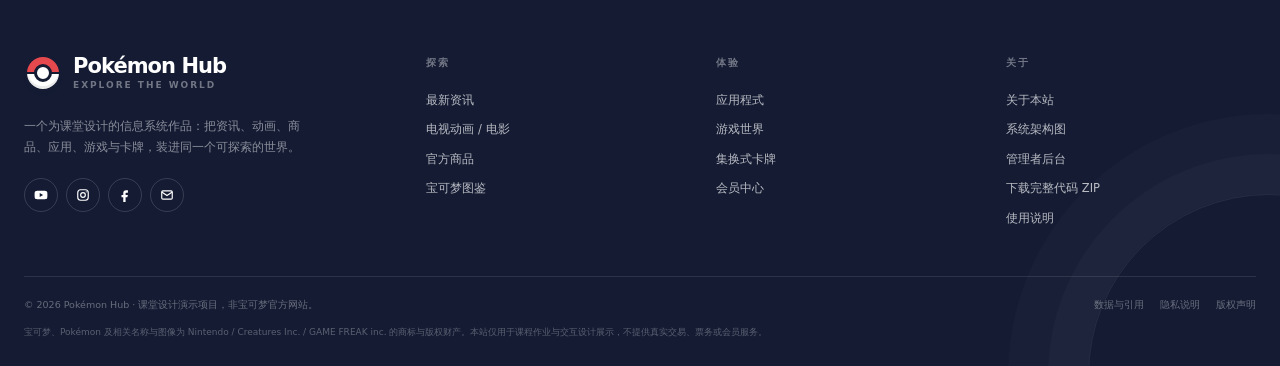
<file: article.html>
<!DOCTYPE html>
<html lang="zh-CN">
<head>
<meta charset="UTF-8">
<meta name="viewport" content="width=device-width, initial-scale=1.0">
<meta name="description" content="宝可梦资讯报道详情。">
<title>资讯详情 · Pokémon Hub</title>
<link rel="icon" href="assets/favicon.svg" type="image/svg+xml">
<link rel="stylesheet" href="assets/styles.css">
</head>
<body data-page="article" class="article-page">
<a class="skip-link" href="#main">跳到主要内容</a>
<div id="siteHeader"></div>
<main id="main">
  <section class="article-hero" id="articleHero"></section>
  <div class="container">
    <div class="article-layout">
      <article class="article-content" id="articleContent"></article>
      <aside class="article-side" id="articleSide"></aside>
    </div>
  </div>
</main>
<div id="siteFooter"></div>
<script src="assets/pokedex.js"></script>
<script src="assets/data.js"></script>
<script src="assets/app.js"></script>
</body>
</html>
</file>
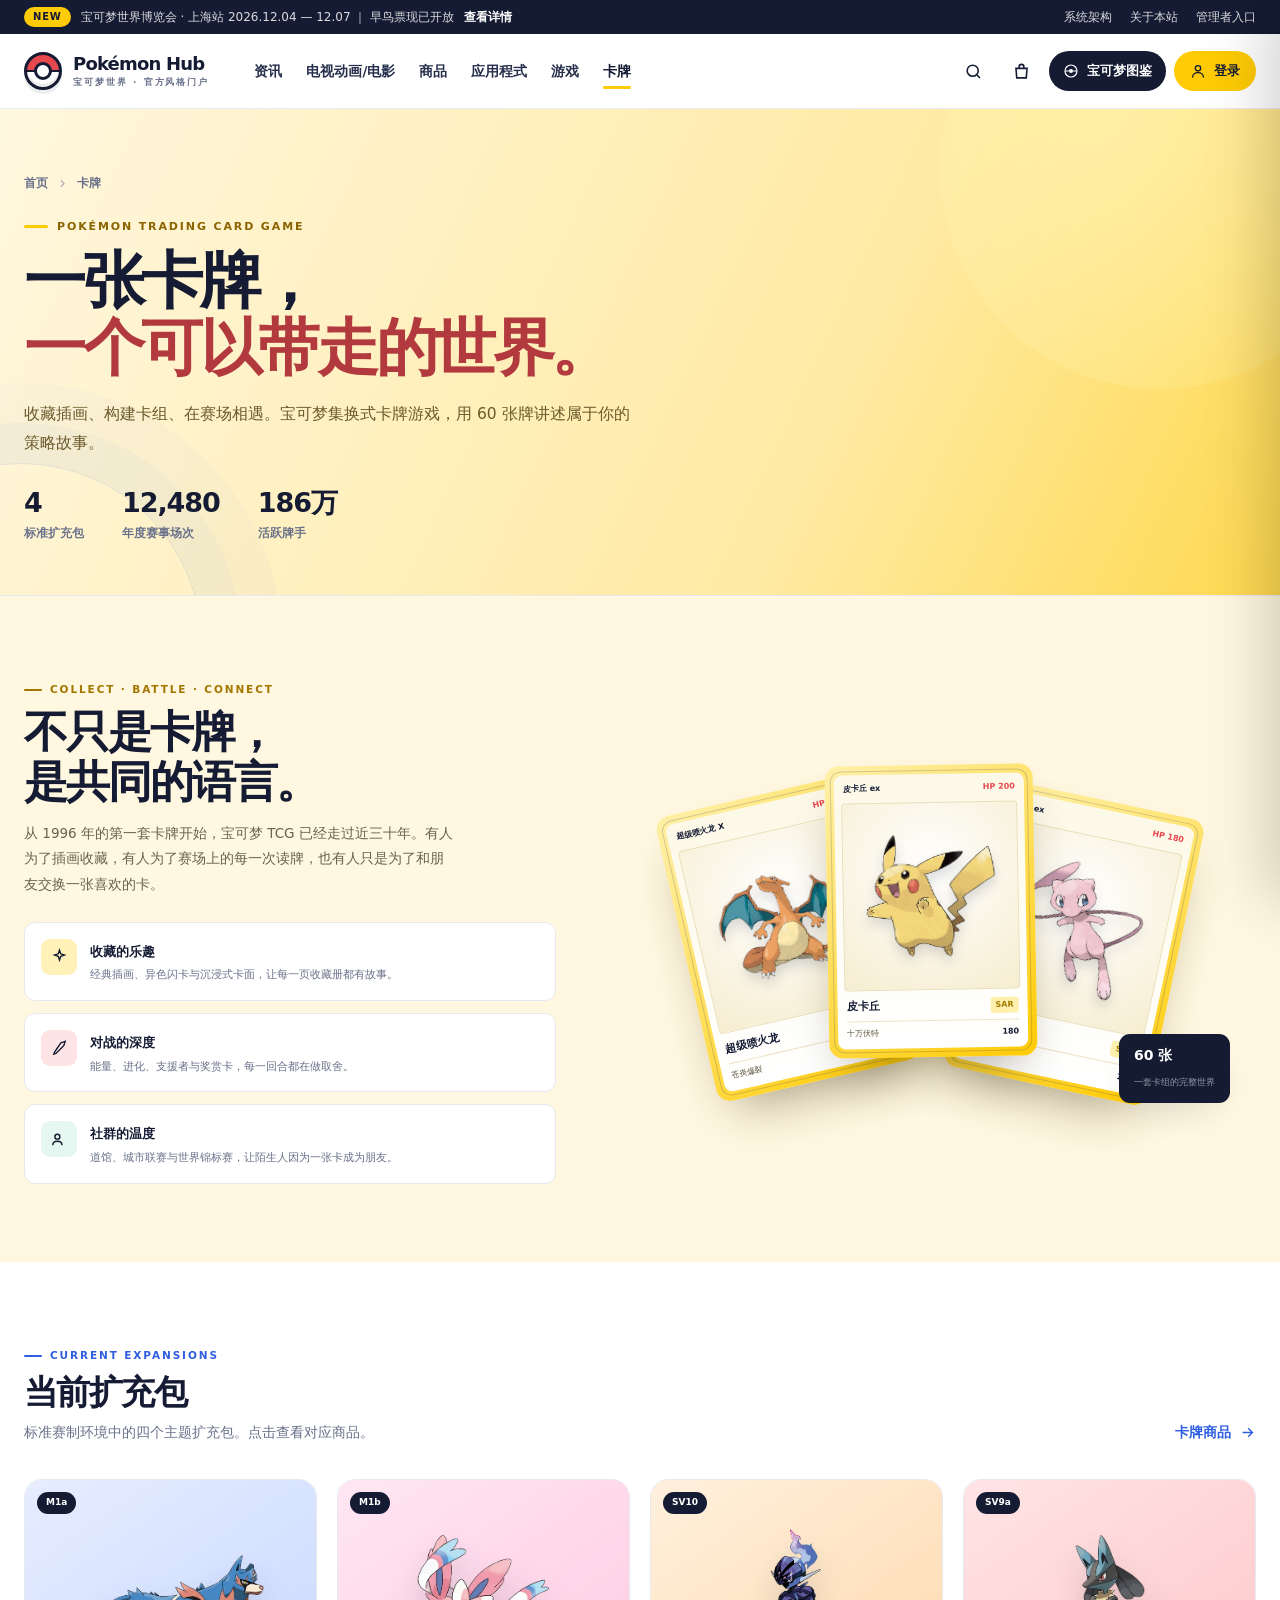
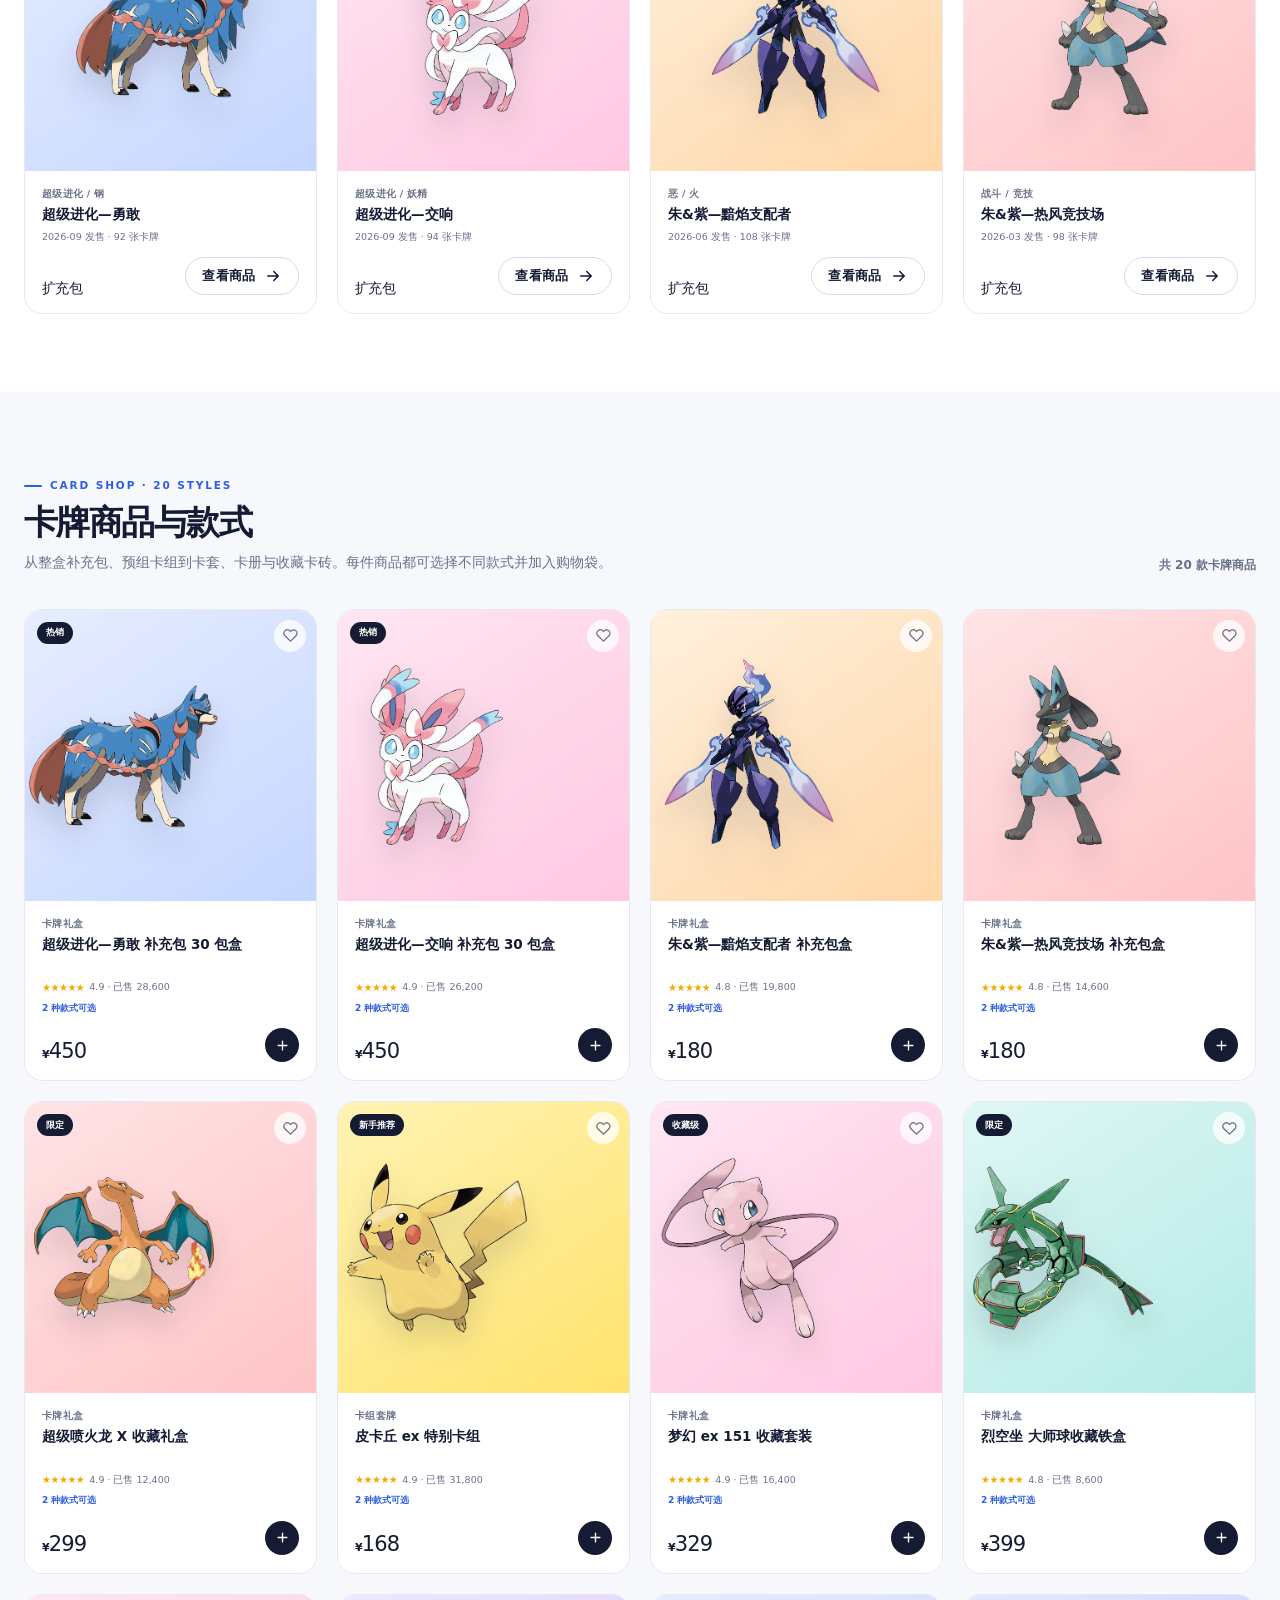
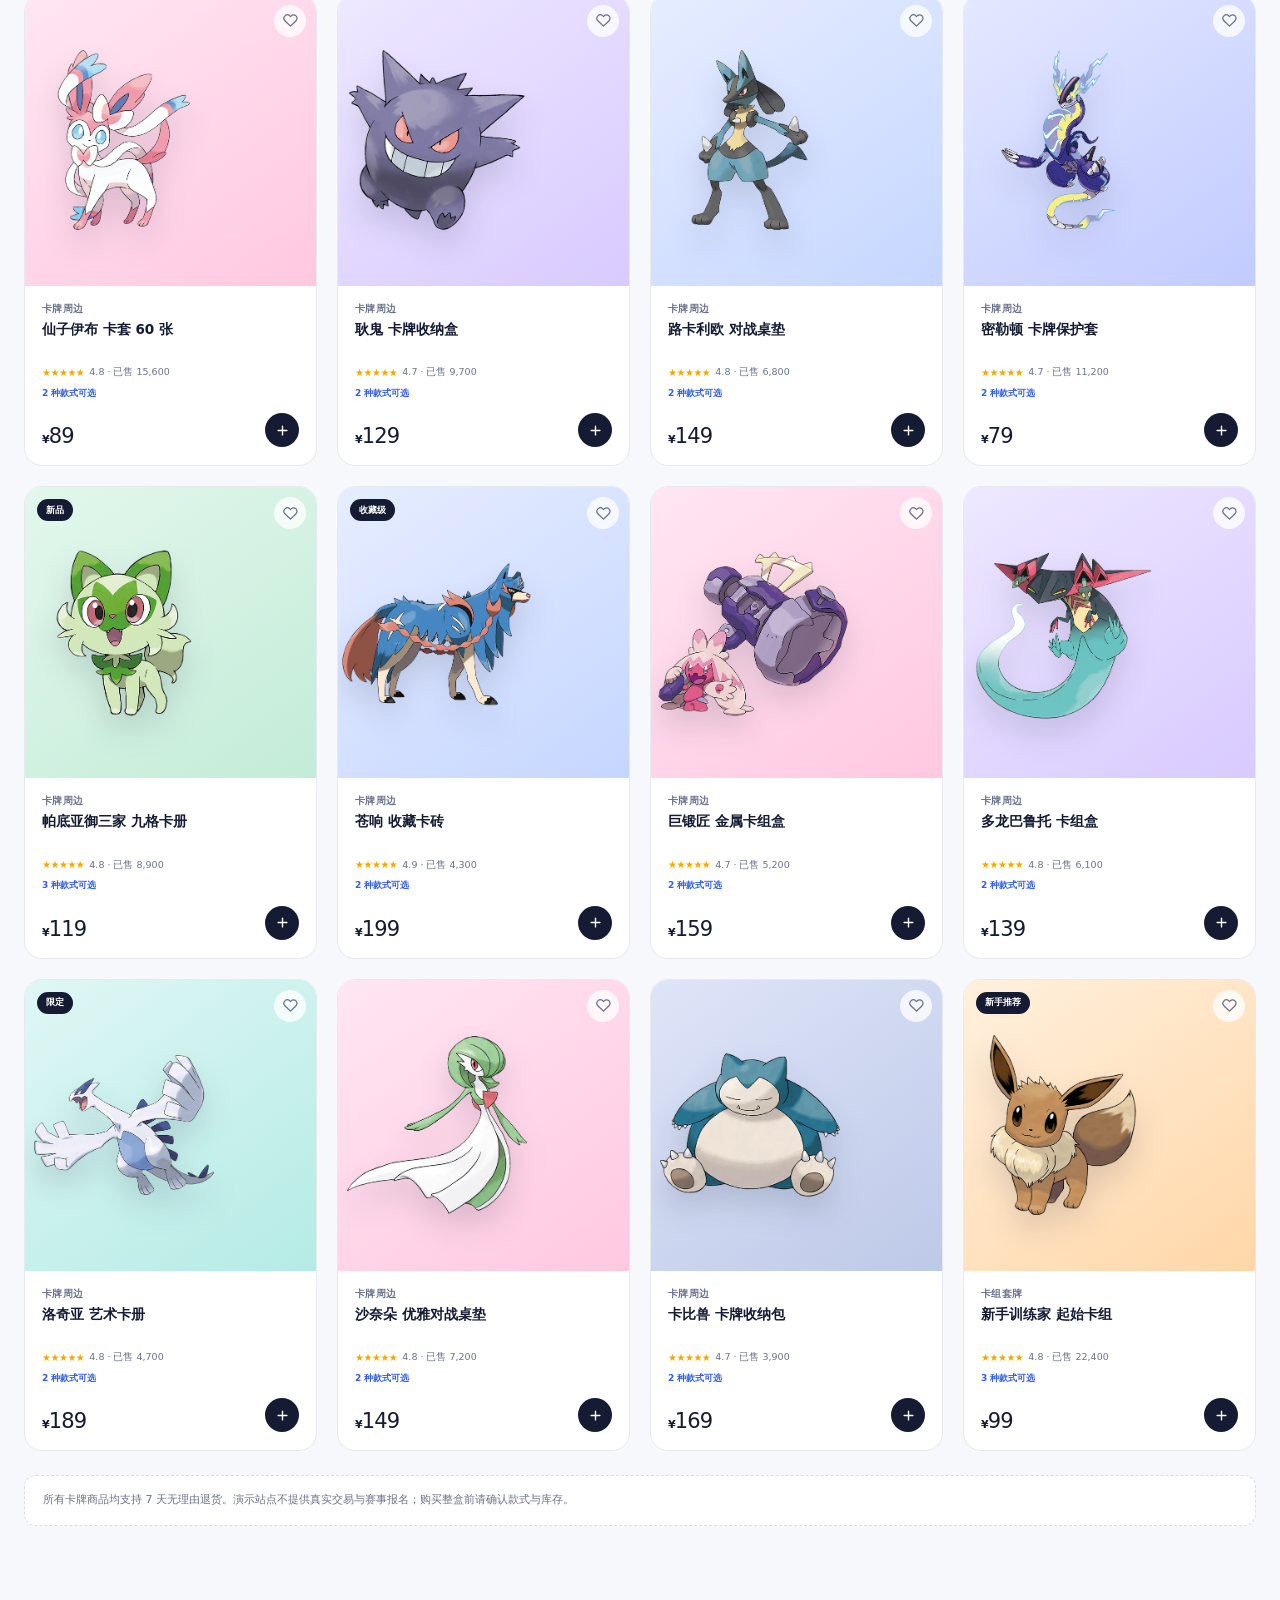
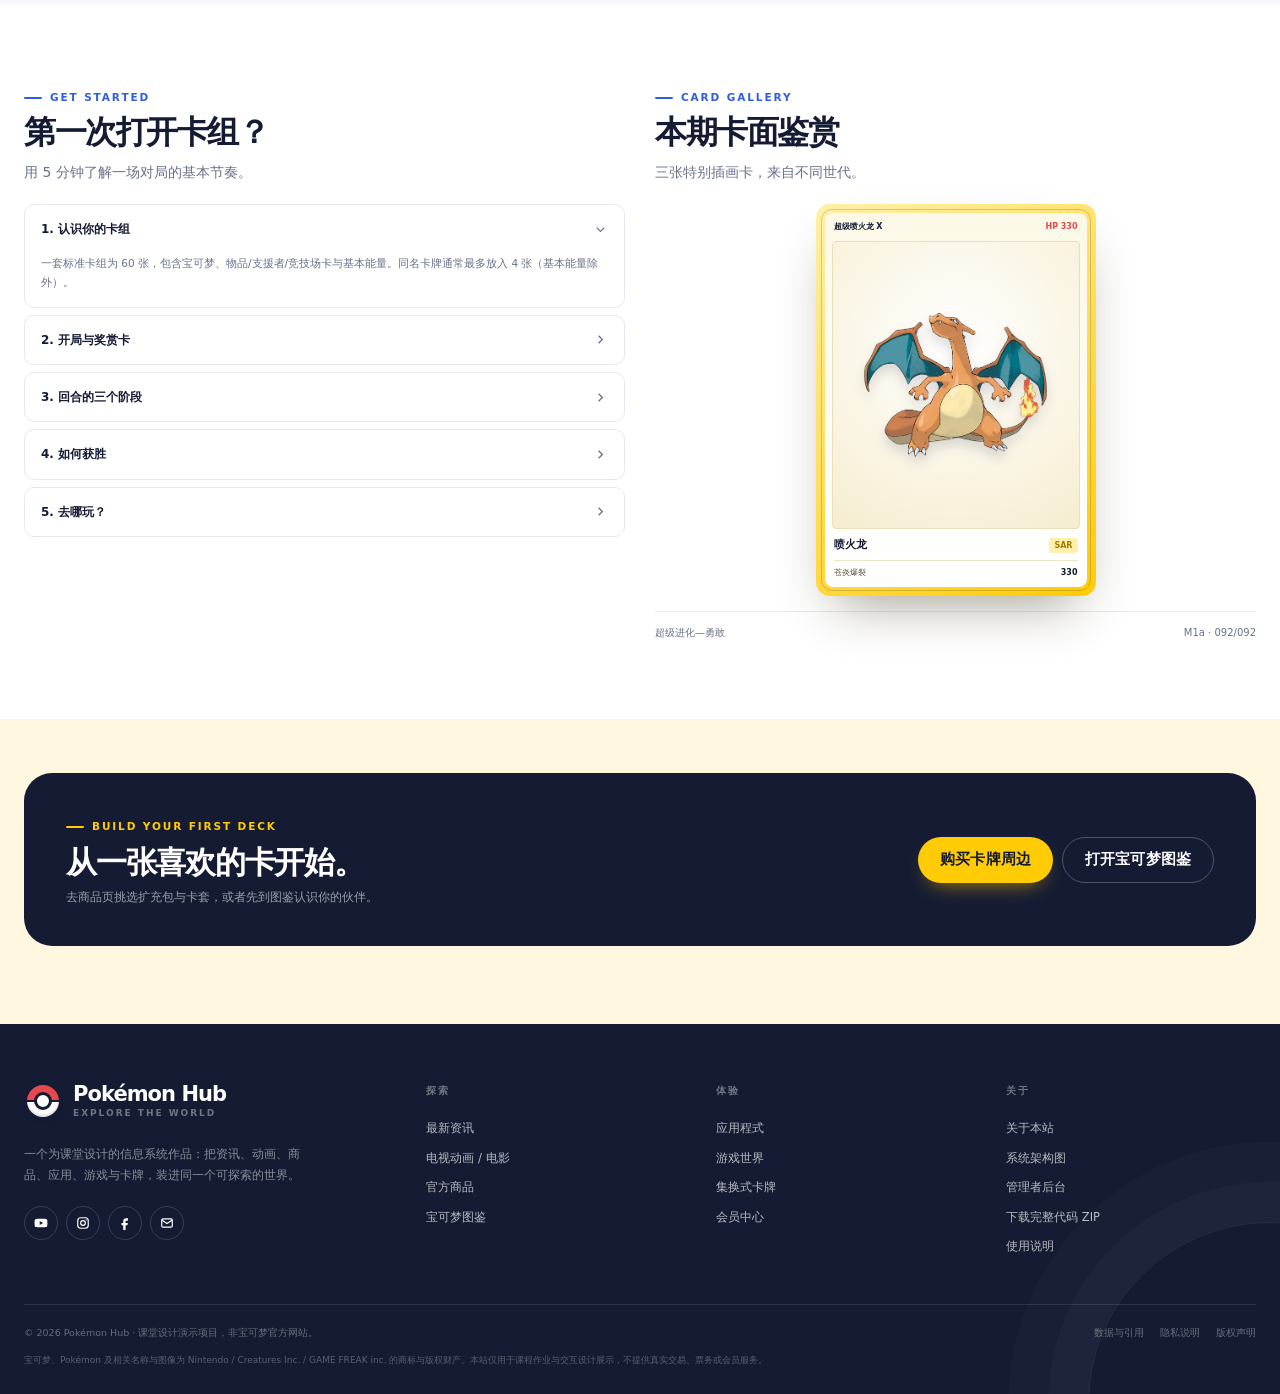
<file: cards.html>
<!DOCTYPE html>
<html lang="zh-CN">
<head>
<meta charset="UTF-8">
<meta name="viewport" content="width=device-width, initial-scale=1.0">
<meta name="description" content="宝可梦集换式卡牌游戏：收藏、对战、扩充包与规则入门。">
<title>卡牌 · Pokémon Hub</title>
<link rel="icon" href="assets/favicon.svg" type="image/svg+xml">
<link rel="stylesheet" href="assets/styles.css">
</head>
<body data-page="cards">
<a class="skip-link" href="#main">跳到主要内容</a>
<div id="siteHeader"></div>
<main id="main">
  <section class="page-hero" style="background:linear-gradient(115deg,#fff7df,#ffeaa3 65%,#ffd94f);padding-bottom:50px">
    <div class="container">
      <div class="breadcrumb"><a href="index.html">首页</a><svg viewBox="0 0 24 24" fill="none" stroke="currentColor" stroke-width="2"><path d="m9 6 6 6-6 6"/></svg><span>卡牌</span></div>
      <div class="page-eyebrow" style="color:#8a6400">POKÉMON TRADING CARD GAME</div>
      <h1 class="page-title">一张卡牌，<br><span style="color:#b23a3f">一个可以带走的世界。</span></h1>
      <p class="page-desc" style="color:#6b5a2b">收藏插画、构建卡组、在赛场相遇。宝可梦集换式卡牌游戏，用 60 张牌讲述属于你的策略故事。</p>
      <div class="page-hero-stats"><div class="page-stat"><strong>4</strong><span>标准扩充包</span></div><div class="page-stat"><strong>12,480</strong><span>年度赛事场次</span></div><div class="page-stat"><strong>186万</strong><span>活跃牌手</span></div></div>
    </div>
  </section>

  <section class="section" style="background:#fff7df">
    <div class="container">
      <div class="tcg-layout">
        <div class="tcg-copy">
          <div class="section-kicker" style="color:#a27700">COLLECT · BATTLE · CONNECT</div>
          <h2 class="section-title">不只是卡牌，<br>是共同的语言。</h2>
          <p>从 1996 年的第一套卡牌开始，宝可梦 TCG 已经走过近三十年。有人为了插画收藏，有人为了赛场上的每一次读牌，也有人只是为了和朋友交换一张喜欢的卡。</p>
          <div class="card-feature-list" style="margin-top:24px">
            <div class="card-feature-item"><span class="cf-icon" style="background:#fff1b8"><svg viewBox="0 0 24 24" fill="none" stroke="currentColor" stroke-width="2"><path d="m12 3 1.8 5.2L19 10l-5.2 1.8L12 17l-1.8-5.2L5 10l5.2-1.8L12 3Z"/></svg></span><div><b>收藏的乐趣</b><p>经典插画、异色闪卡与沉浸式卡面，让每一页收藏册都有故事。</p></div></div>
            <div class="card-feature-item"><span class="cf-icon" style="background:#ffe4e5"><svg viewBox="0 0 24 24" fill="none" stroke="currentColor" stroke-width="2"><path d="m14 4 6-2-2 6L7 19l-3 1 1-3L14 4Z"/></svg></span><div><b>对战的深度</b><p>能量、进化、支援者与奖赏卡，每一回合都在做取舍。</p></div></div>
            <div class="card-feature-item"><span class="cf-icon" style="background:#e6f7f1"><svg viewBox="0 0 24 24" fill="none" stroke="currentColor" stroke-width="2"><circle cx="9" cy="8" r="3.5"/><path d="M2.5 20c0-3.5 3-5.5 6.5-5.5s6.5 2 6.5 5.5"/></svg></span><div><b>社群的温度</b><p>道馆、城市联赛与世界锦标赛，让陌生人因为一张卡成为朋友。</p></div></div>
          </div>
        </div>
        <div class="tcg-visual">
          <div class="tcg-burst"></div>
          <div class="card-fan" id="cardFan"></div>
          <div class="tcg-badge"><b>60 张</b><span>一套卡组的完整世界</span></div>
        </div>
      </div>
    </div>
  </section>

  <section class="section" style="background:#fff">
    <div class="container">
      <div class="section-head"><div><div class="section-kicker">CURRENT EXPANSIONS</div><h2 class="section-title" style="font-size:34px">当前扩充包</h2><p class="section-sub">标准赛制环境中的四个主题扩充包。点击查看对应商品。</p></div><a class="link-arrow blue" href="#cardShop">卡牌商品 <svg viewBox="0 0 24 24" fill="none" stroke="currentColor" stroke-width="2"><path d="M5 12h14M13 6l6 6-6 6"/></svg></a></div>
      <div class="product-grid" id="cardSets"></div>
    </div>
  </section>

  <section class="section" id="cardShop" style="background:var(--bg)">
    <div class="container">
      <div class="section-head">
        <div><div class="section-kicker">CARD SHOP · 20 STYLES</div><h2 class="section-title" style="font-size:34px">卡牌商品与款式</h2><p class="section-sub">从整盒补充包、预组卡组到卡套、卡册与收藏卡砖。每件商品都可选择不同款式并加入购物袋。</p></div>
        <span class="goods-count" id="cardProductCount">共 <b>20</b> 款卡牌商品</span>
      </div>
      <div class="product-grid" id="cardProducts"></div>
      <div class="cart-note" style="margin-top:24px">所有卡牌商品均支持 7 天无理由退货。演示站点不提供真实交易与赛事报名；购买整盒前请确认款式与库存。</div>
    </div>
  </section>

  <section class="section" style="background:#fff">
    <div class="container">
      <div class="rules-layout">
        <div>
          <div class="section-kicker">GET STARTED</div>
          <h2 class="section-title" style="font-size:32px">第一次打开卡组？</h2>
          <p class="section-sub" style="margin-bottom:20px">用 5 分钟了解一场对局的基本节奏。</p>
          <div class="accordion-item open"><button class="accordion-head" data-accordion>1. 认识你的卡组 <svg viewBox="0 0 24 24" fill="none" stroke="currentColor" stroke-width="2"><path d="m9 6 6 6-6 6"/></svg></button><div class="accordion-body">一套标准卡组为 60 张，包含宝可梦、物品/支援者/竞技场卡与基本能量。同名卡牌通常最多放入 4 张（基本能量除外）。</div></div>
          <div class="accordion-item"><button class="accordion-head" data-accordion>2. 开局与奖赏卡 <svg viewBox="0 0 24 24" fill="none" stroke="currentColor" stroke-width="2"><path d="m9 6 6 6-6 6"/></svg></button><div class="accordion-body" hidden>双方各放置 6 张奖赏卡，抽 7 张手牌。若手牌中没有基础宝可梦，需要重新洗牌抽取。每击倒对手一只宝可梦，取走一张奖赏卡。</div></div>
          <div class="accordion-item"><button class="accordion-head" data-accordion>3. 回合的三个阶段 <svg viewBox="0 0 24 24" fill="none" stroke="currentColor" stroke-width="2"><path d="m9 6 6 6-6 6"/></svg></button><div class="accordion-body" hidden>抽牌、行动、攻击。每回合只能附加一次能量、进化一次（且不能进化刚上场的宝可梦），攻击后回合结束。</div></div>
          <div class="accordion-item"><button class="accordion-head" data-accordion>4. 如何获胜 <svg viewBox="0 0 24 24" fill="none" stroke="currentColor" stroke-width="2"><path d="m9 6 6 6-6 6"/></svg></button><div class="accordion-body" hidden>取得全部 6 张奖赏卡、对手场上没有宝可梦，或对手牌库抽空，均可获胜。特殊条件卡牌也会改变胜负方式。</div></div>
          <div class="accordion-item"><button class="accordion-head" data-accordion>5. 去哪玩？ <svg viewBox="0 0 24 24" fill="none" stroke="currentColor" stroke-width="2"><path d="m9 6 6 6-6 6"/></svg></button><div class="accordion-body" hidden>从官方道馆的新手教学开始，参加本地城市联赛，再逐步挑战区域赛。演示站点不提供赛事报名，请以官方公告为准。</div></div>
        </div>
        <div>
          <div class="section-kicker">CARD GALLERY</div>
          <h2 class="section-title" style="font-size:32px">本期卡面鉴赏</h2>
          <p class="section-sub" style="margin-bottom:20px">三张特别插画卡，来自不同世代。</p>
          <div class="card-showcase-page" style="grid-template-columns:1fr">
            <div class="tcg-card" style="position:relative;width:100%;height:auto;aspect-ratio:5/7;max-width:280px;margin:0 auto;transform:none"><div class="tc-inner"><div class="tc-top"><span>超级喷火龙 X</span><span class="hp">HP 330</span></div><div class="tc-art type-fire"><img src="assets/pokemon/6.webp" alt=""></div><div class="tc-bottom"><div class="tc-name"><span>喷火龙</span><span class="rarity">SAR</span></div><div class="tc-attack"><span>苍炎爆裂</span><b>330</b></div></div></div></div>
            <div style="display:flex;justify-content:space-between;font-size:10px;color:var(--muted);border-top:1px solid var(--line);padding-top:12px"><span>超级进化—勇敢</span><span>M1a · 092/092</span></div>
          </div>
        </div>
      </div>
    </div>
  </section>

  <section class="section" style="background:#fff7df;padding-top:54px">
    <div class="container">
      <div style="background:var(--ink);color:#fff;border-radius:var(--radius-lg);padding:38px 42px;display:flex;align-items:center;justify-content:space-between;gap:24px;flex-wrap:wrap;position:relative;overflow:hidden">
        <div style="position:relative;z-index:1"><div class="section-kicker" style="color:var(--yellow)">BUILD YOUR FIRST DECK</div><h2 style="font-family:var(--display);font-size:31px;letter-spacing:-.04em;line-height:1.2">从一张喜欢的卡开始。</h2><p style="font-size:11.5px;color:rgba(255,255,255,.58);margin-top:7px">去商品页挑选扩充包与卡套，或者先到图鉴认识你的伙伴。</p></div>
        <div style="display:flex;gap:9px;flex-wrap:wrap;position:relative;z-index:1"><a class="btn btn-yellow" href="goods.html">购买卡牌周边</a><a class="btn btn-ghost" style="border-color:rgba(255,255,255,.25);background:transparent;color:#fff" href="pokedex.html">打开宝可梦图鉴</a></div>
      </div>
    </div>
  </section>
</main>
<div id="siteFooter"></div>
<script src="assets/pokedex.js"></script>
<script src="assets/data.js"></script>
<script src="assets/app.js"></script>
</body>
</html>
</file>
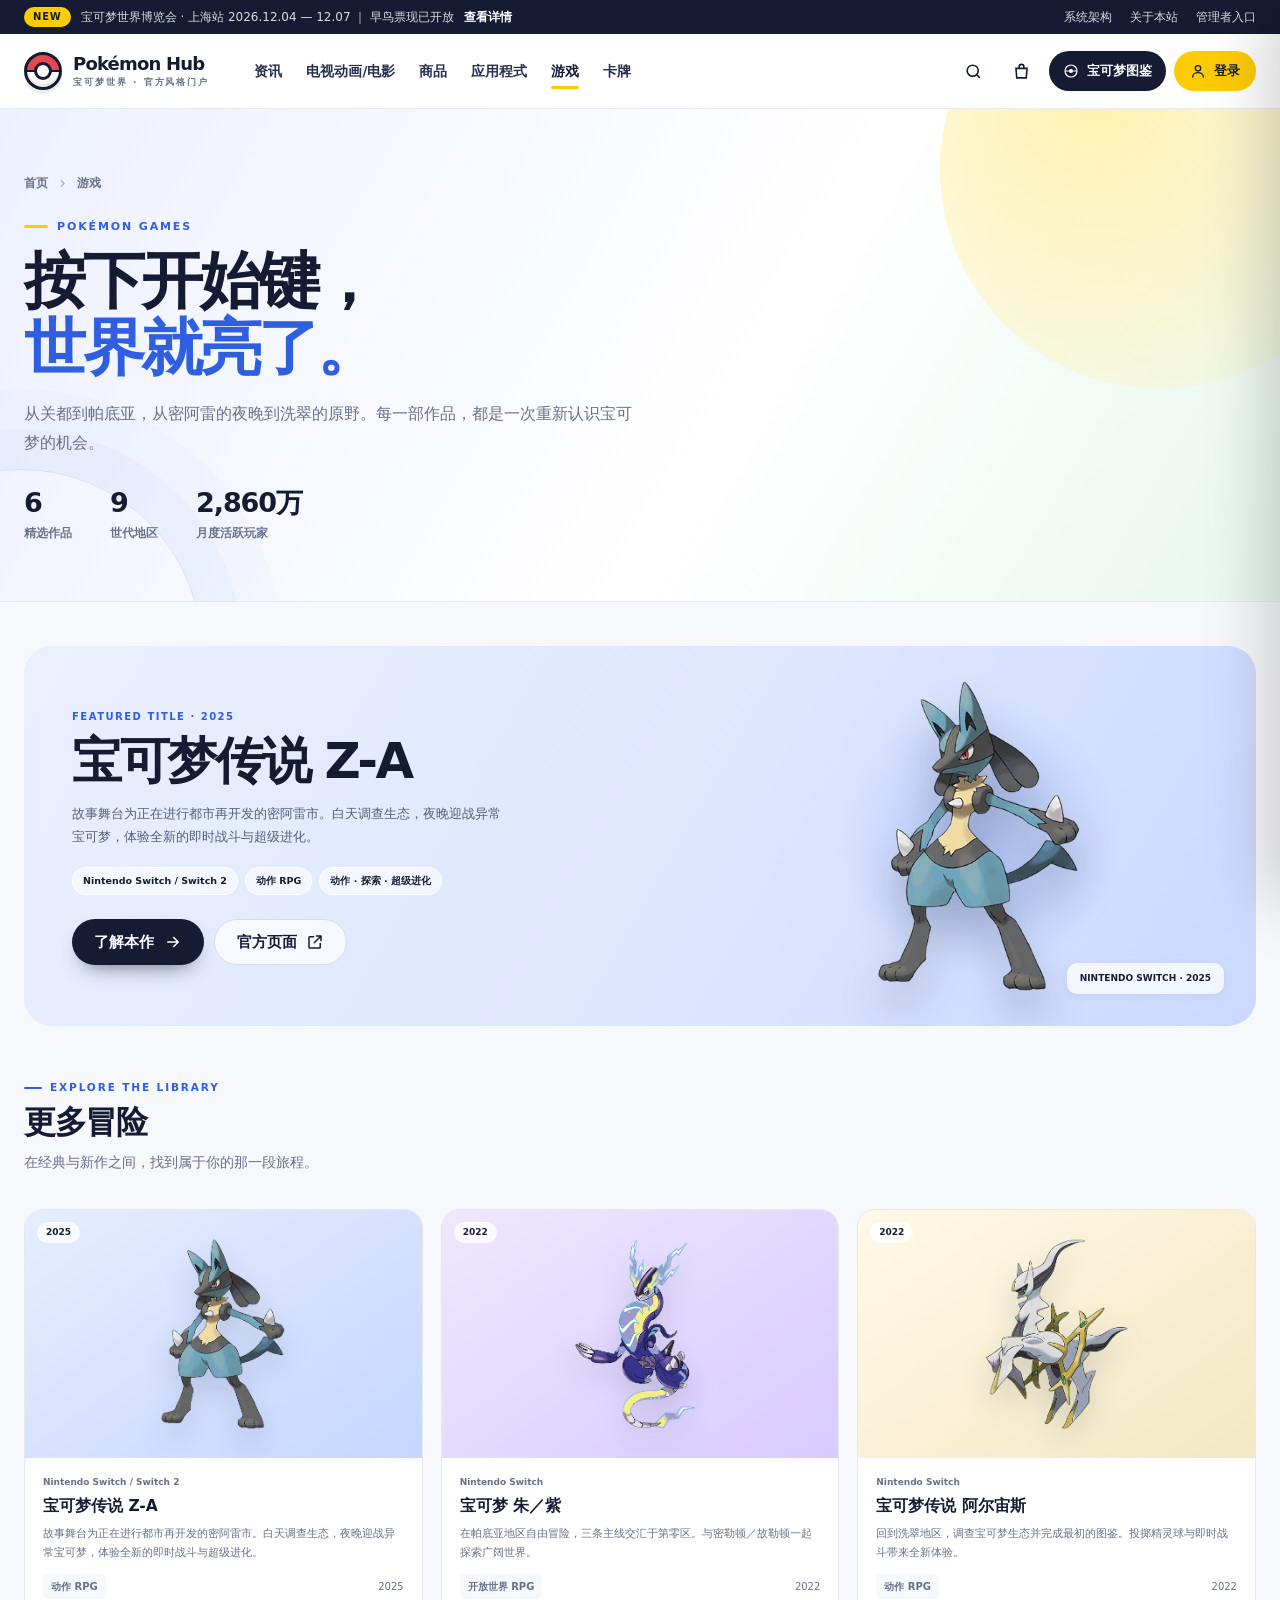
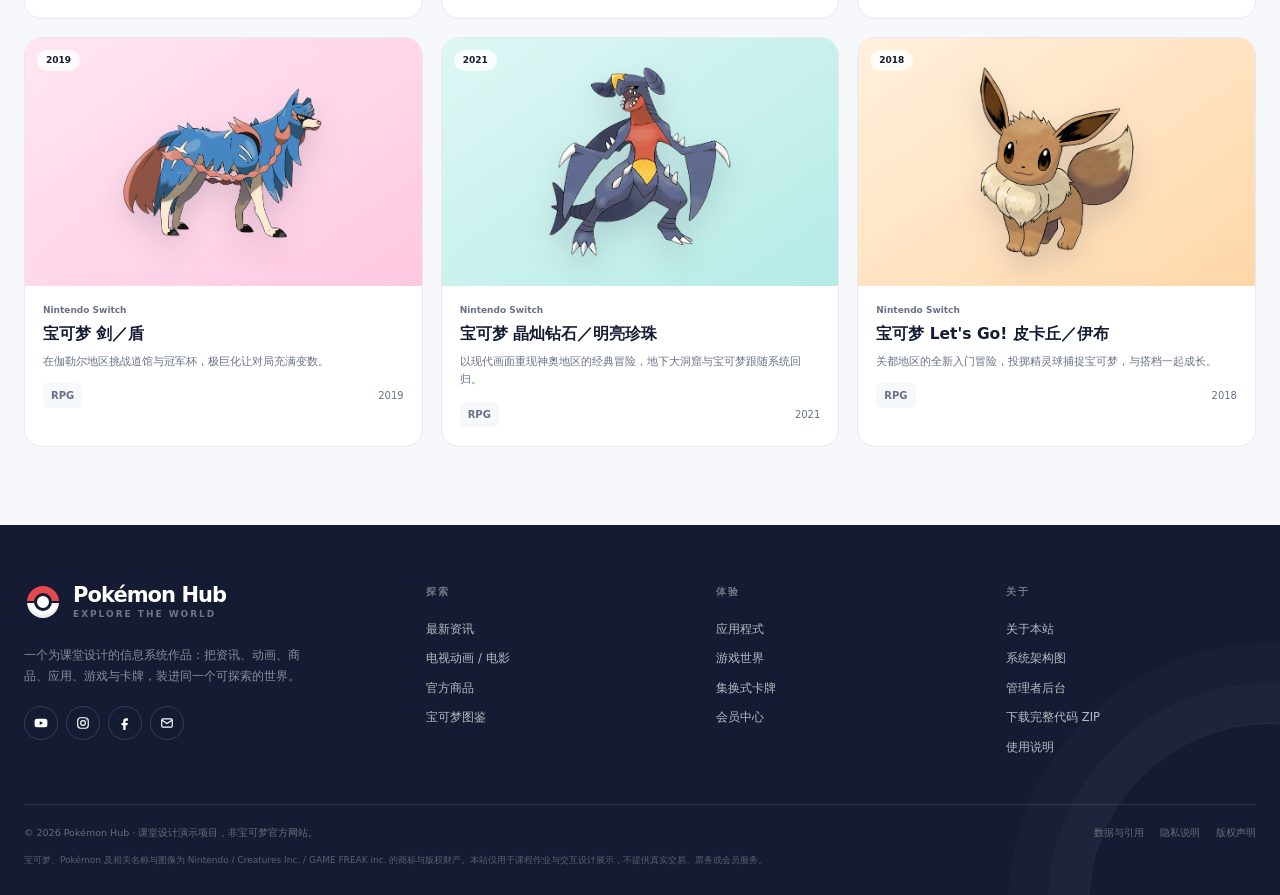
<file: games.html>
<!DOCTYPE html>
<html lang="zh-CN">
<head>
<meta charset="UTF-8">
<meta name="viewport" content="width=device-width, initial-scale=1.0">
<meta name="description" content="宝可梦游戏世界：传说 Z-A、朱／紫、阿尔宙斯、剑／盾等作品。">
<title>游戏 · Pokémon Hub</title>
<link rel="icon" href="assets/favicon.svg" type="image/svg+xml">
<link rel="stylesheet" href="assets/styles.css">
</head>
<body data-page="games">
<a class="skip-link" href="#main">跳到主要内容</a>
<div id="siteHeader"></div>
<main id="main">
  <section class="page-hero" style="background:linear-gradient(120deg,#edf1ff,#fff 58%,#e7f7ee)">
    <div class="container">
      <div class="breadcrumb"><a href="index.html">首页</a><svg viewBox="0 0 24 24" fill="none" stroke="currentColor" stroke-width="2"><path d="m9 6 6 6-6 6"/></svg><span>游戏</span></div>
      <div class="page-eyebrow">POKÉMON GAMES</div>
      <h1 class="page-title">按下开始键，<br><span class="accent">世界就亮了。</span></h1>
      <p class="page-desc">从关都到帕底亚，从密阿雷的夜晚到洗翠的原野。每一部作品，都是一次重新认识宝可梦的机会。</p>
      <div class="page-hero-stats"><div class="page-stat"><strong>6</strong><span>精选作品</span></div><div class="page-stat"><strong>9</strong><span>世代地区</span></div><div class="page-stat"><strong>2,860万</strong><span>月度活跃玩家</span></div></div>
    </div>
  </section>
  <section class="section" style="padding-top:44px">
    <div class="container">
      <div class="game-feature" id="gameFeature"></div>
      <div class="section-head" style="margin-top:46px"><div><div class="section-kicker">EXPLORE THE LIBRARY</div><h2 class="section-title" style="font-size:32px">更多冒险</h2><p class="section-sub">在经典与新作之间，找到属于你的那一段旅程。</p></div></div>
      <div class="games-grid" id="gamesGrid"></div>
    </div>
  </section>
</main>
<div id="siteFooter"></div>
<script src="assets/pokedex.js"></script>
<script src="assets/data.js"></script>
<script src="assets/app.js"></script>
</body>
</html>
</file>
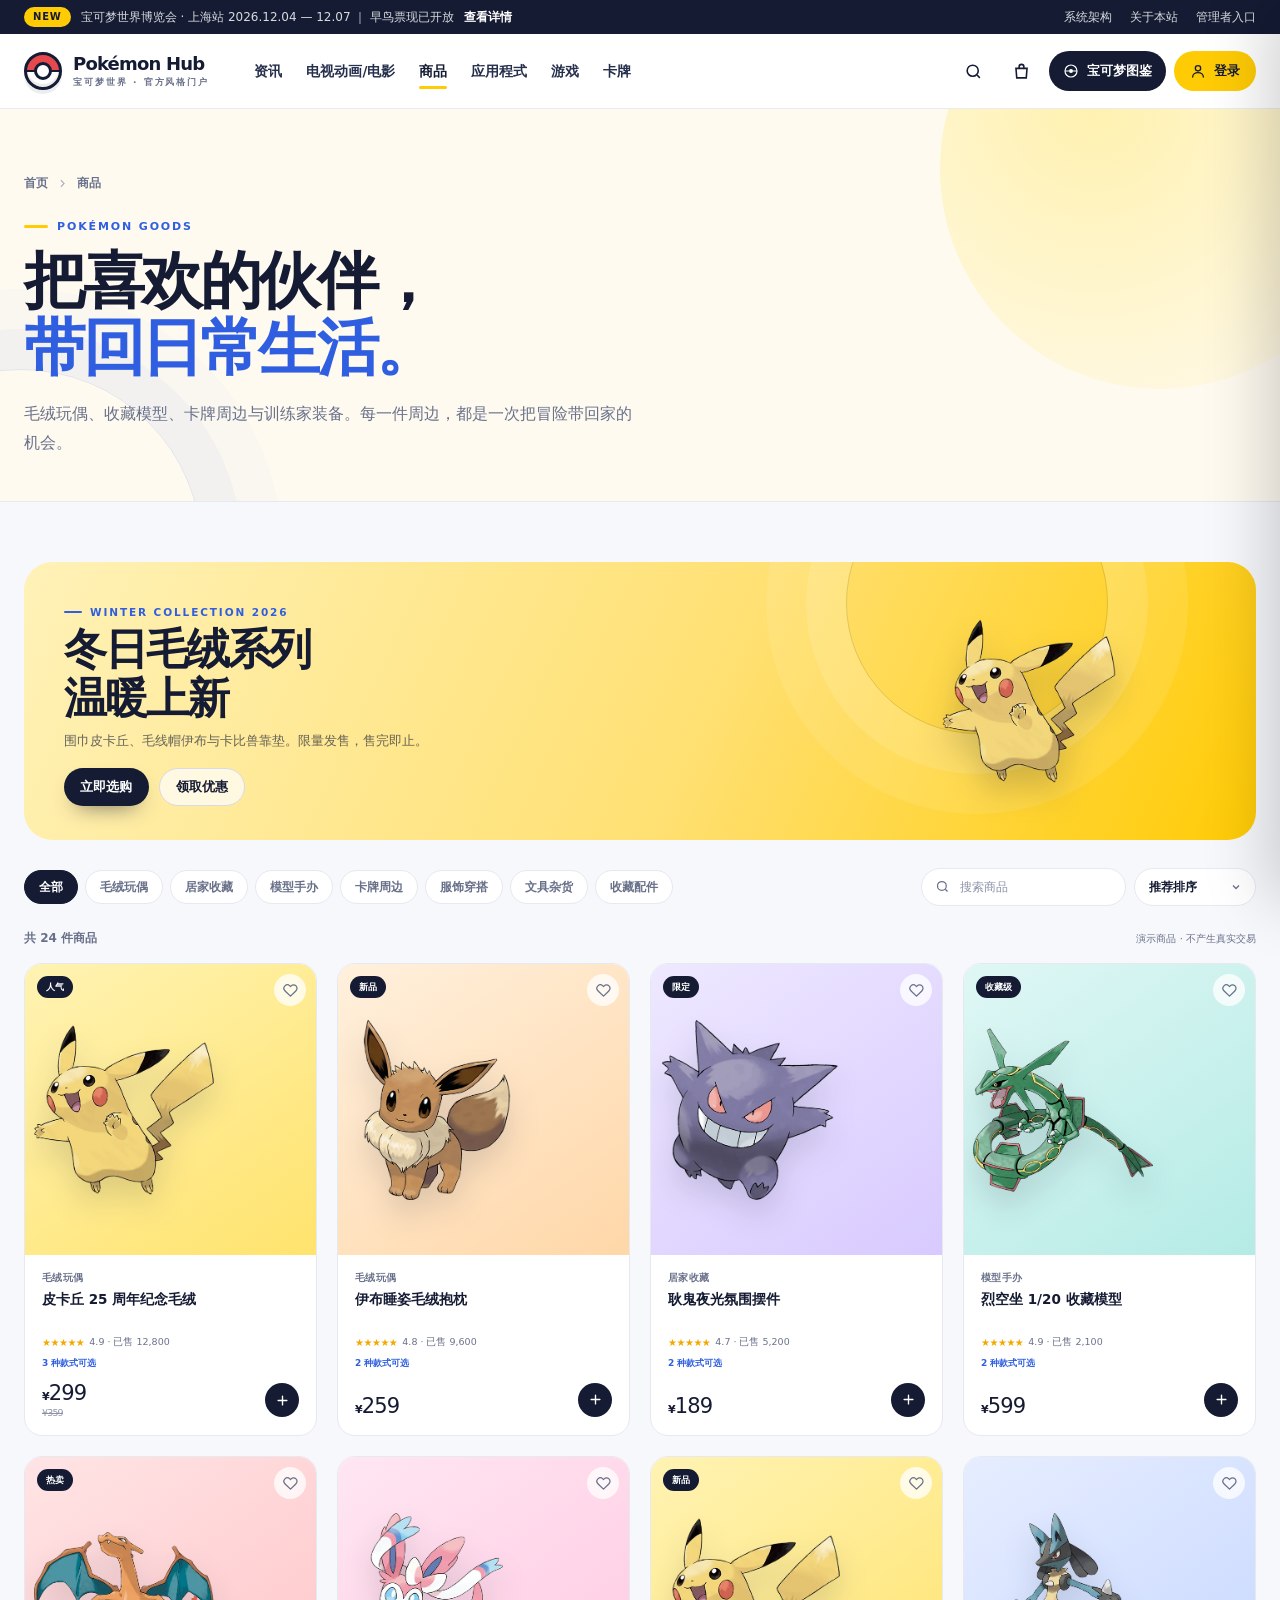
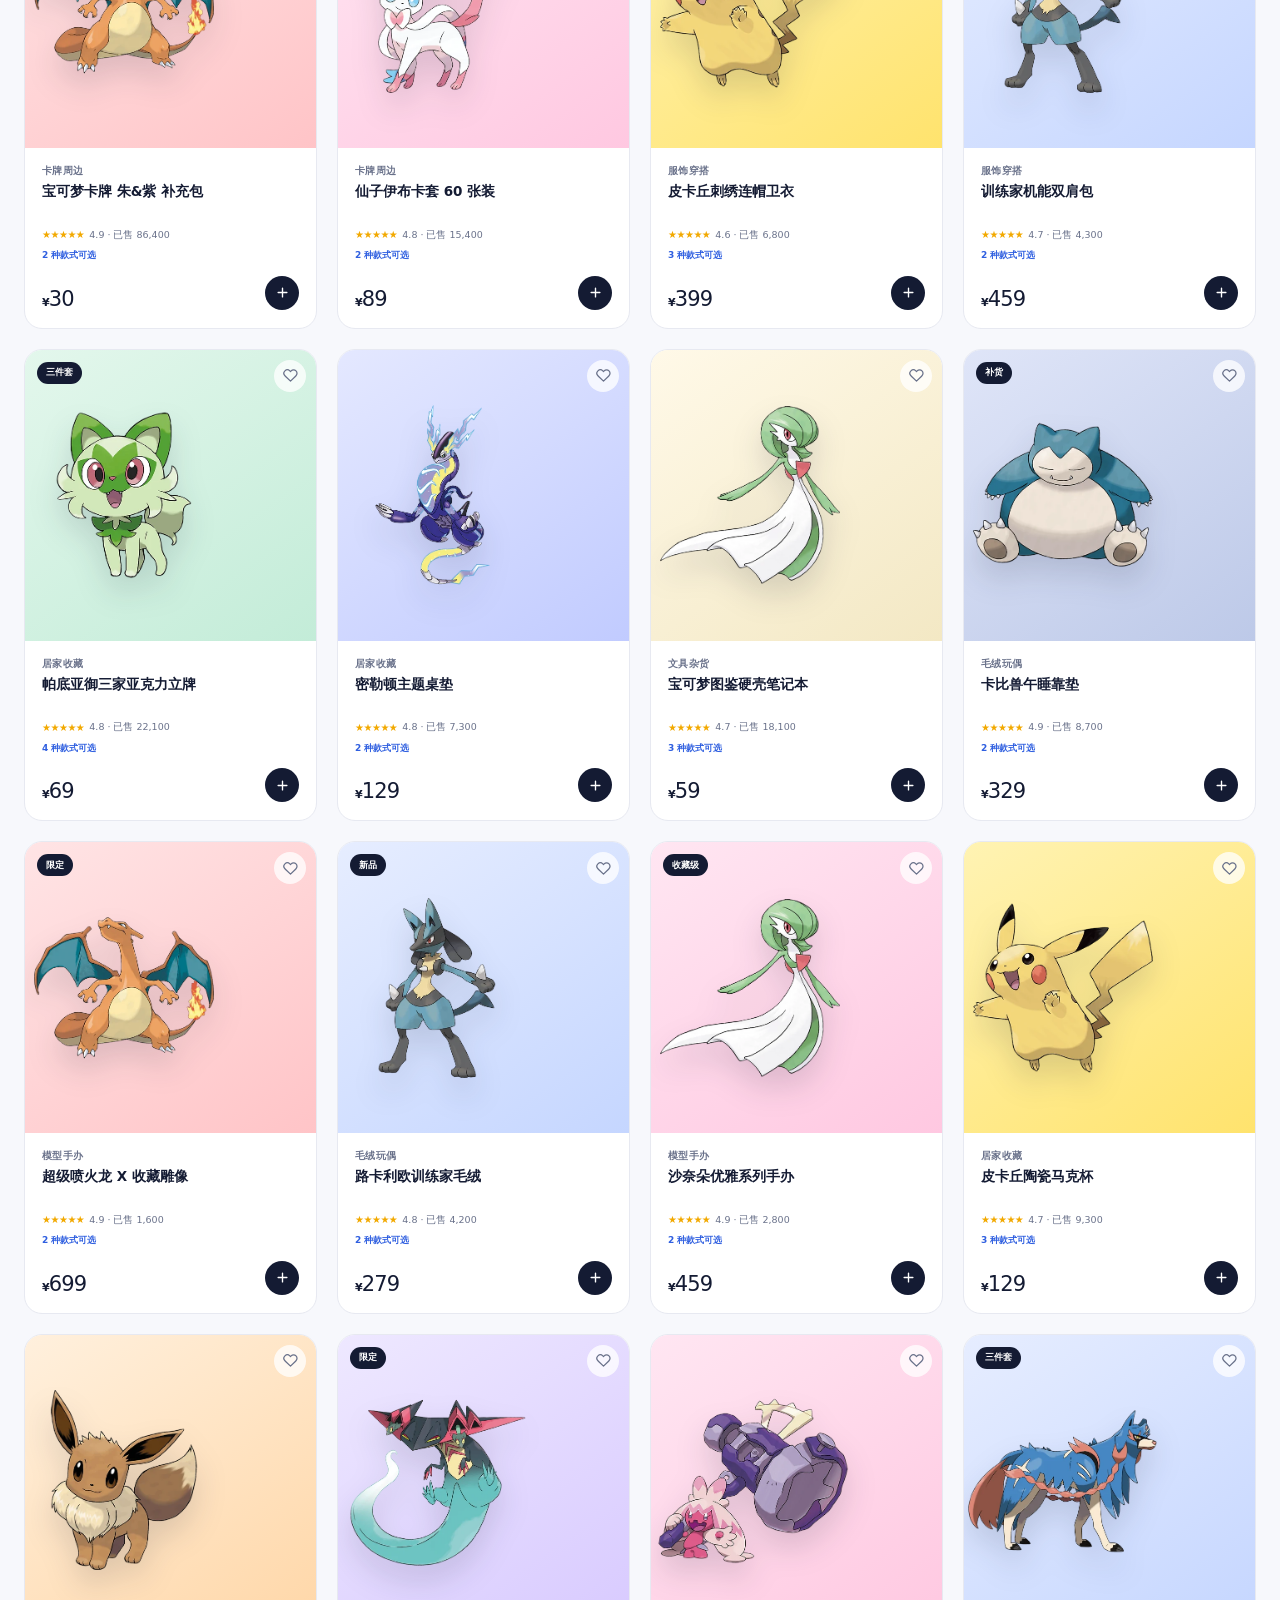
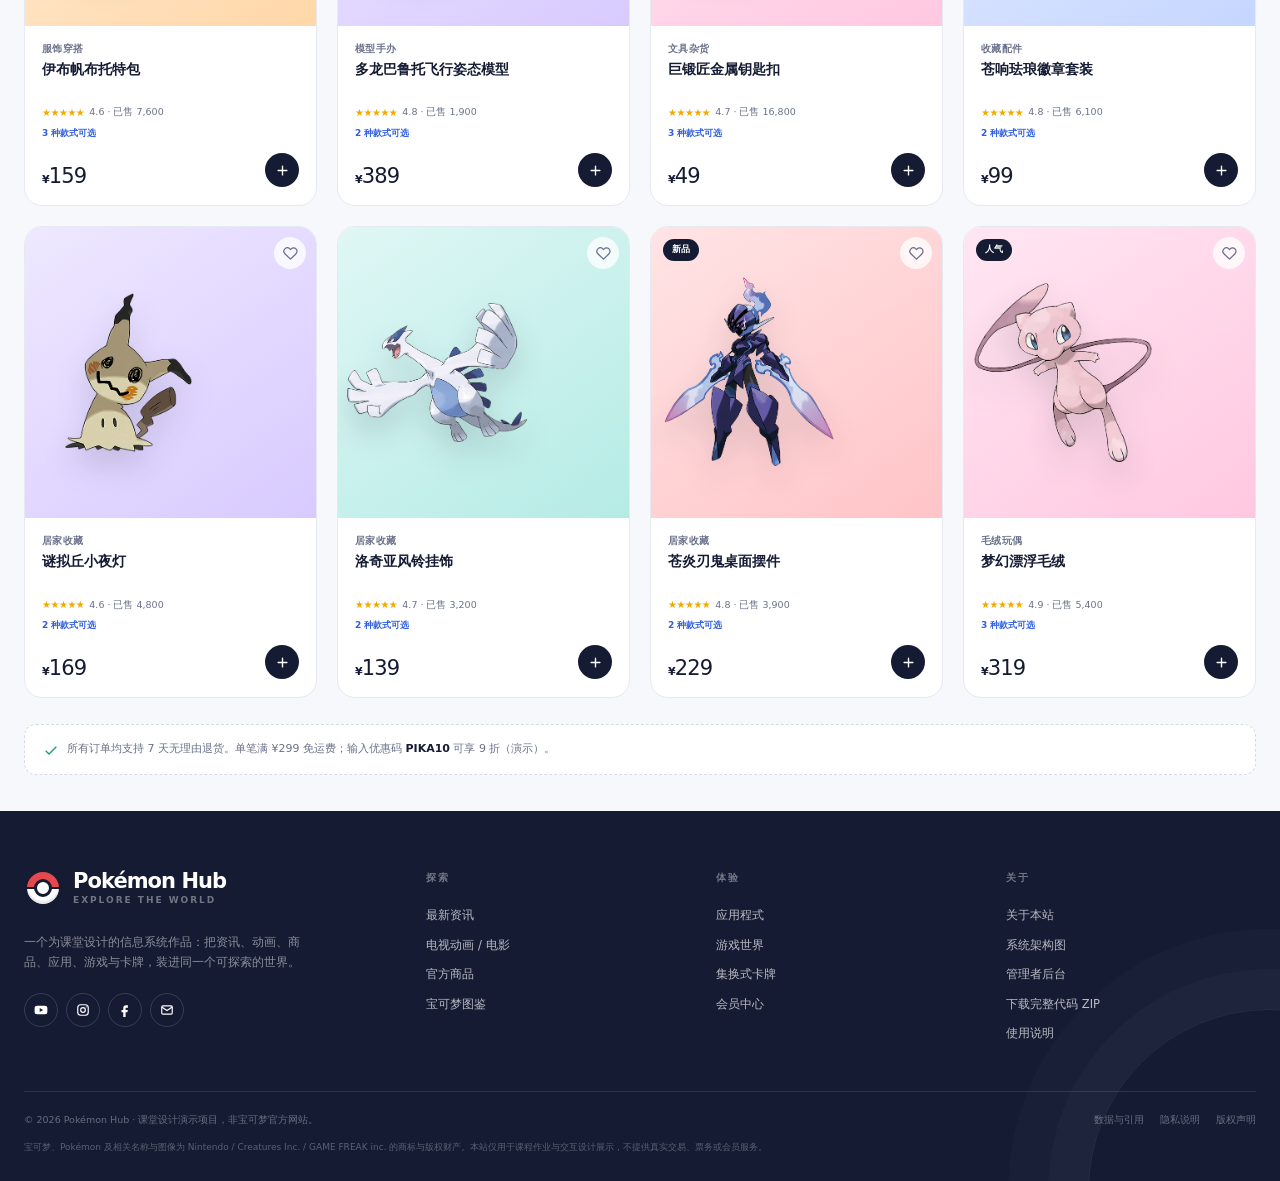
<file: goods.html>
<!DOCTYPE html>
<html lang="zh-CN">
<head>
<meta charset="UTF-8">
<meta name="viewport" content="width=device-width, initial-scale=1.0">
<meta name="description" content="宝可梦官方风格商品：毛绒玩偶、模型、卡牌周边、服饰与居家收藏。">
<title>商品 · Pokémon Hub</title>
<link rel="icon" href="assets/favicon.svg" type="image/svg+xml">
<link rel="stylesheet" href="assets/styles.css">
</head>
<body data-page="goods">
<a class="skip-link" href="#main">跳到主要内容</a>
<div id="siteHeader"></div>
<main id="main">
  <section class="page-hero" style="padding-bottom:44px">
    <div class="container">
      <div class="breadcrumb"><a href="index.html">首页</a><svg viewBox="0 0 24 24" fill="none" stroke="currentColor" stroke-width="2"><path d="m9 6 6 6-6 6"/></svg><span>商品</span></div>
      <div class="page-eyebrow">POKÉMON GOODS</div>
      <h1 class="page-title">把喜欢的伙伴，<br><span class="accent">带回日常生活。</span></h1>
      <p class="page-desc">毛绒玩偶、收藏模型、卡牌周边与训练家装备。每一件周边，都是一次把冒险带回家的机会。</p>
    </div>
  </section>
  <section class="section-tight">
    <div class="container">
      <div class="goods-hero-banner">
        <div style="position:relative;z-index:1">
          <div class="section-kicker" style="margin-bottom:4px">WINTER COLLECTION 2026</div>
          <h2>冬日毛绒系列<br>温暖上新</h2>
          <p>围巾皮卡丘、毛线帽伊布与卡比兽靠垫。限量发售，售完即止。</p>
          <div class="banner-cta"><button class="btn btn-primary btn-sm" onclick="document.getElementById('productGrid').scrollIntoView({behavior:'smooth'})">立即选购</button><a class="btn btn-ghost btn-sm" href="javascript:void(0)" onclick="window.PK.toast('演示站点：优惠码 PIKA10 可享 9 折')">领取优惠</a></div>
        </div>
        <img src="assets/pokemon/25.webp" alt="皮卡丘">
      </div>
      <div class="goods-toolbar">
        <div class="chip-row" id="goodsChips"></div>
        <div style="display:flex;gap:8px;align-items:center">
          <label class="search-field" style="min-width:190px"><svg viewBox="0 0 24 24" fill="none" stroke="currentColor" stroke-width="2"><circle cx="11" cy="11" r="7"/><path d="m20 20-3.5-3.5"/></svg><input id="goodsSearch" placeholder="搜索商品" aria-label="搜索商品"></label>
          <select class="sort-select" id="goodsSort" aria-label="排序方式"><option value="default">推荐排序</option><option value="popular">最受欢迎</option><option value="price-asc">价格从低到高</option><option value="price-desc">价格从高到低</option></select>
        </div>
      </div>
      <div style="display:flex;justify-content:space-between;align-items:center;margin-bottom:15px"><span class="goods-count" id="goodsCount">共 <b>12</b> 件商品</span><span style="font-size:10px;color:var(--muted)">演示商品 · 不产生真实交易</span></div>
      <div class="product-grid" id="productGrid"></div>
      <div class="cart-note"><svg viewBox="0 0 24 24" fill="none" stroke="currentColor" stroke-width="2"><path d="M20 7 9 18l-5-5"/></svg><span>所有订单均支持 7 天无理由退货。单笔满 ¥299 免运费；输入优惠码 <b style="color:var(--ink)">PIKA10</b> 可享 9 折（演示）。</span></div>
    </div>
  </section>
</main>
<div id="siteFooter"></div>
<script src="assets/pokedex.js"></script>
<script src="assets/data.js"></script>
<script src="assets/app.js"></script>
</body>
</html>
</file>
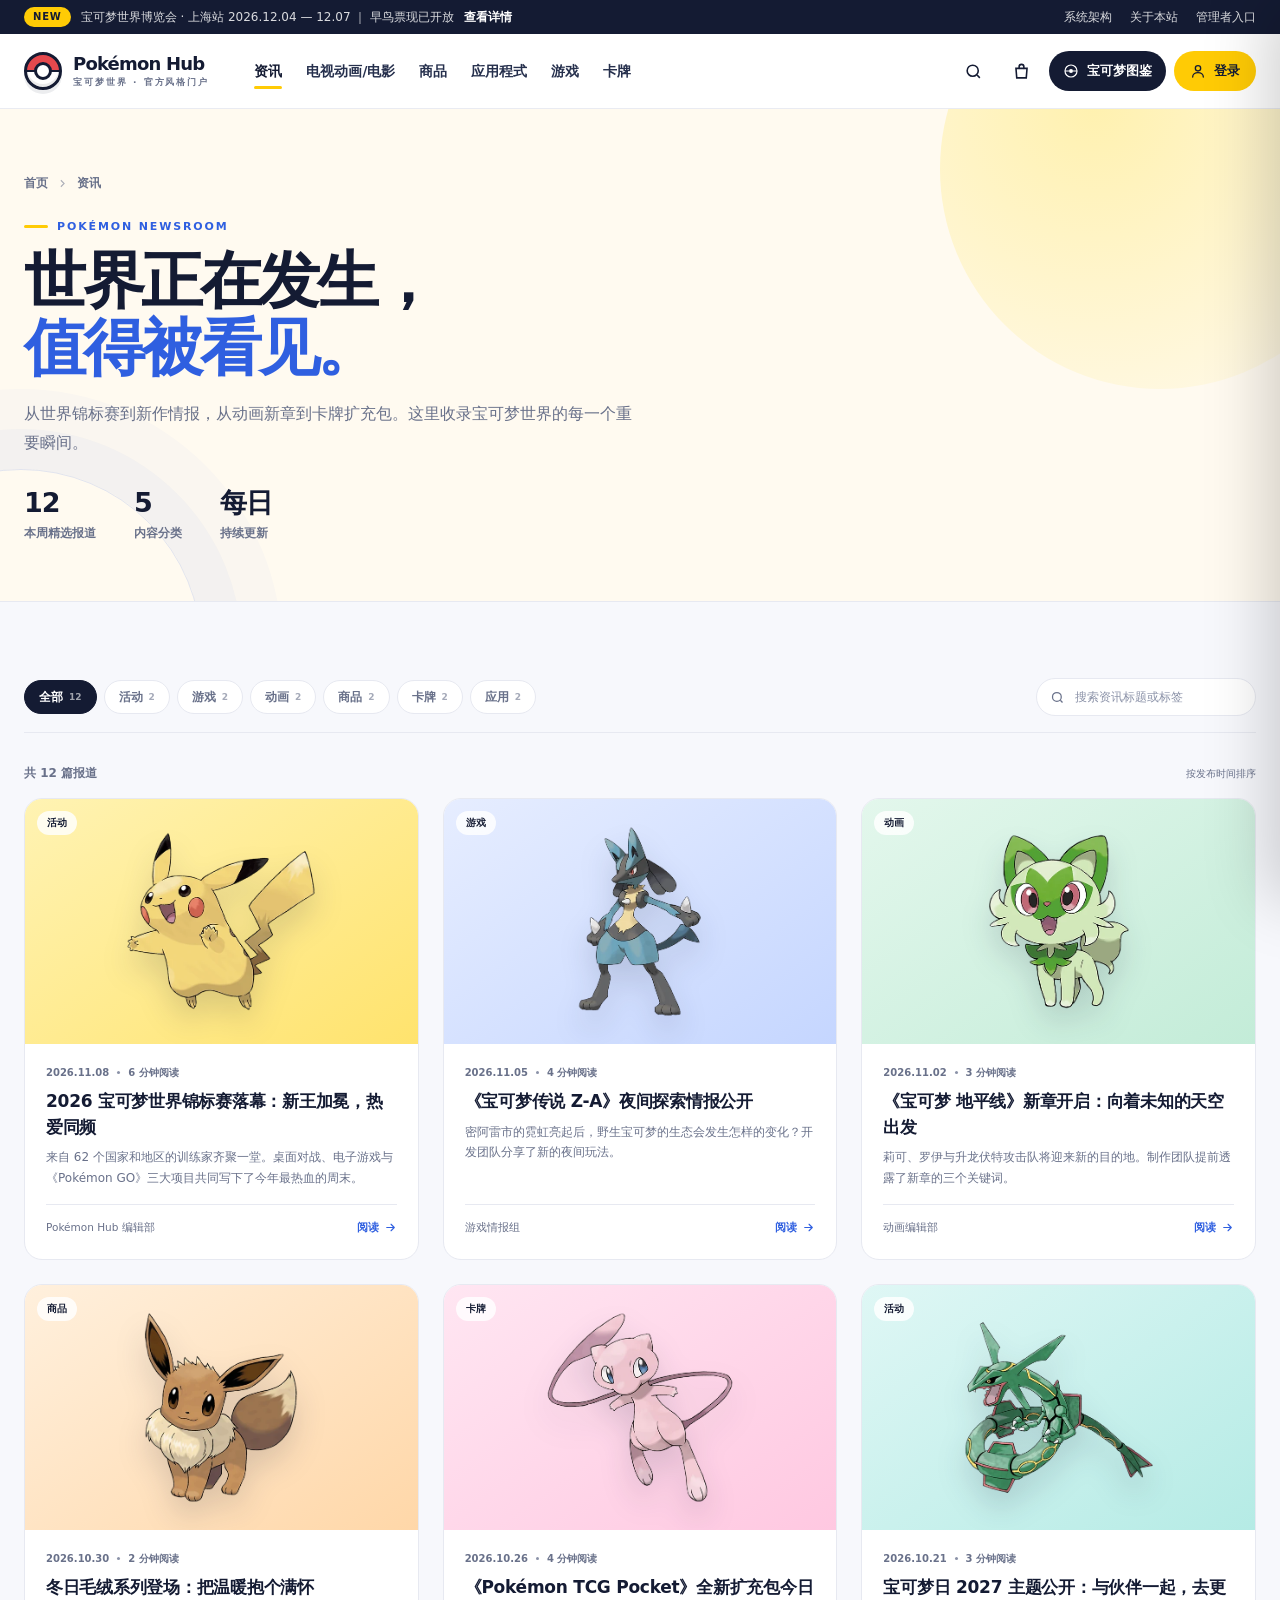
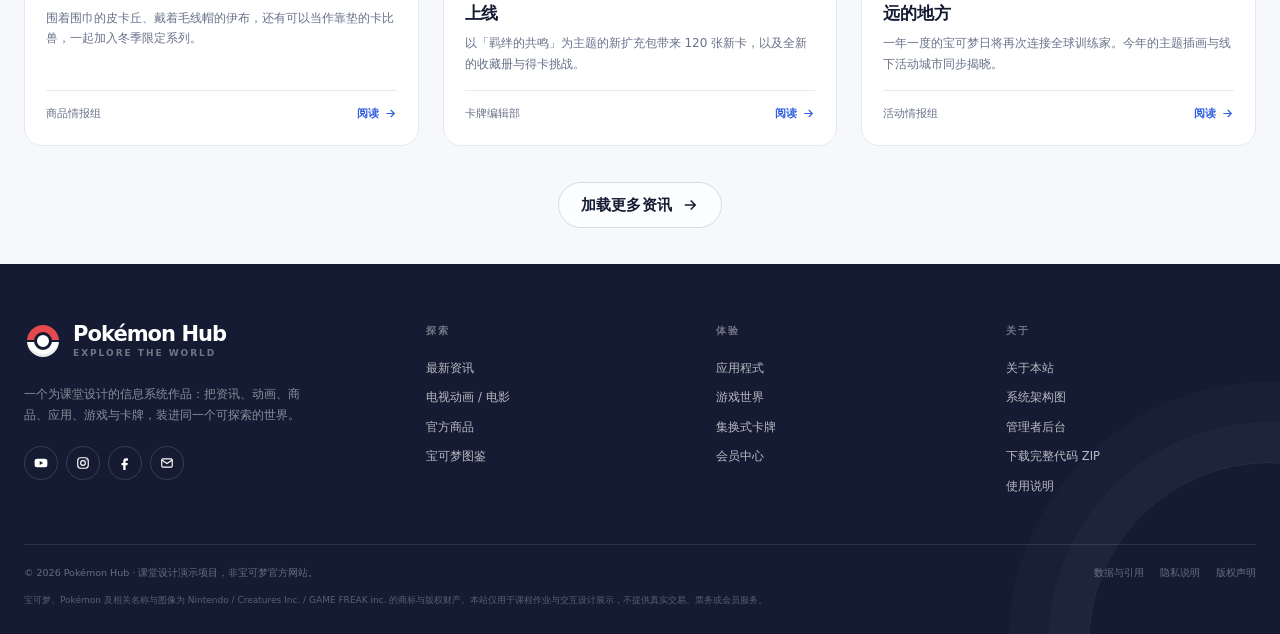
<file: news.html>
<!DOCTYPE html>
<html lang="zh-CN">
<head>
<meta charset="UTF-8">
<meta name="viewport" content="width=device-width, initial-scale=1.0">
<meta name="description" content="宝可梦最新资讯、活动、游戏、动画、商品与卡牌新闻。">
<title>最新资讯 · Pokémon Hub</title>
<link rel="icon" href="assets/favicon.svg" type="image/svg+xml">
<link rel="stylesheet" href="assets/styles.css">
</head>
<body data-page="news">
<a class="skip-link" href="#main">跳到主要内容</a>
<div id="siteHeader"></div>
<main id="main">
  <section class="page-hero">
    <div class="container">
      <div class="breadcrumb"><a href="index.html">首页</a><svg viewBox="0 0 24 24" fill="none" stroke="currentColor" stroke-width="2"><path d="m9 6 6 6-6 6"/></svg><span>资讯</span></div>
      <div class="page-eyebrow">POKÉMON NEWSROOM</div>
      <h1 class="page-title">世界正在发生，<br><span class="accent">值得被看见。</span></h1>
      <p class="page-desc">从世界锦标赛到新作情报，从动画新章到卡牌扩充包。这里收录宝可梦世界的每一个重要瞬间。</p>
      <div class="page-hero-stats">
        <div class="page-stat"><strong>12</strong><span>本周精选报道</span></div>
        <div class="page-stat"><strong>5</strong><span>内容分类</span></div>
        <div class="page-stat"><strong>每日</strong><span>持续更新</span></div>
      </div>
    </div>
  </section>
  <section class="section-tight">
    <div class="container">
      <div class="filter-bar">
        <div class="chip-row" id="newsChips"></div>
        <label class="search-field"><svg viewBox="0 0 24 24" fill="none" stroke="currentColor" stroke-width="2"><circle cx="11" cy="11" r="7"/><path d="m20 20-3.5-3.5"/></svg><input id="newsSearch" placeholder="搜索资讯标题或标签" aria-label="搜索资讯"></label>
      </div>
      <div style="display:flex;justify-content:space-between;align-items:center;margin-bottom:14px"><span class="goods-count">共 <b id="newsCount">12</b> 篇报道</span><span style="font-size:10px;color:var(--muted)">按发布时间排序</span></div>
      <div class="news-grid" id="newsGrid"></div>
      <div class="load-more-wrap"><button class="btn btn-ghost" id="newsLoadMore">加载更多资讯 <svg viewBox="0 0 24 24" fill="none" stroke="currentColor" stroke-width="2"><path d="M5 12h14M13 6l6 6-6 6"/></svg></button></div>
    </div>
  </section>
</main>
<div id="siteFooter"></div>
<script src="assets/pokedex.js"></script>
<script src="assets/data.js"></script>
<script src="assets/app.js"></script>
</body>
</html>
</file>
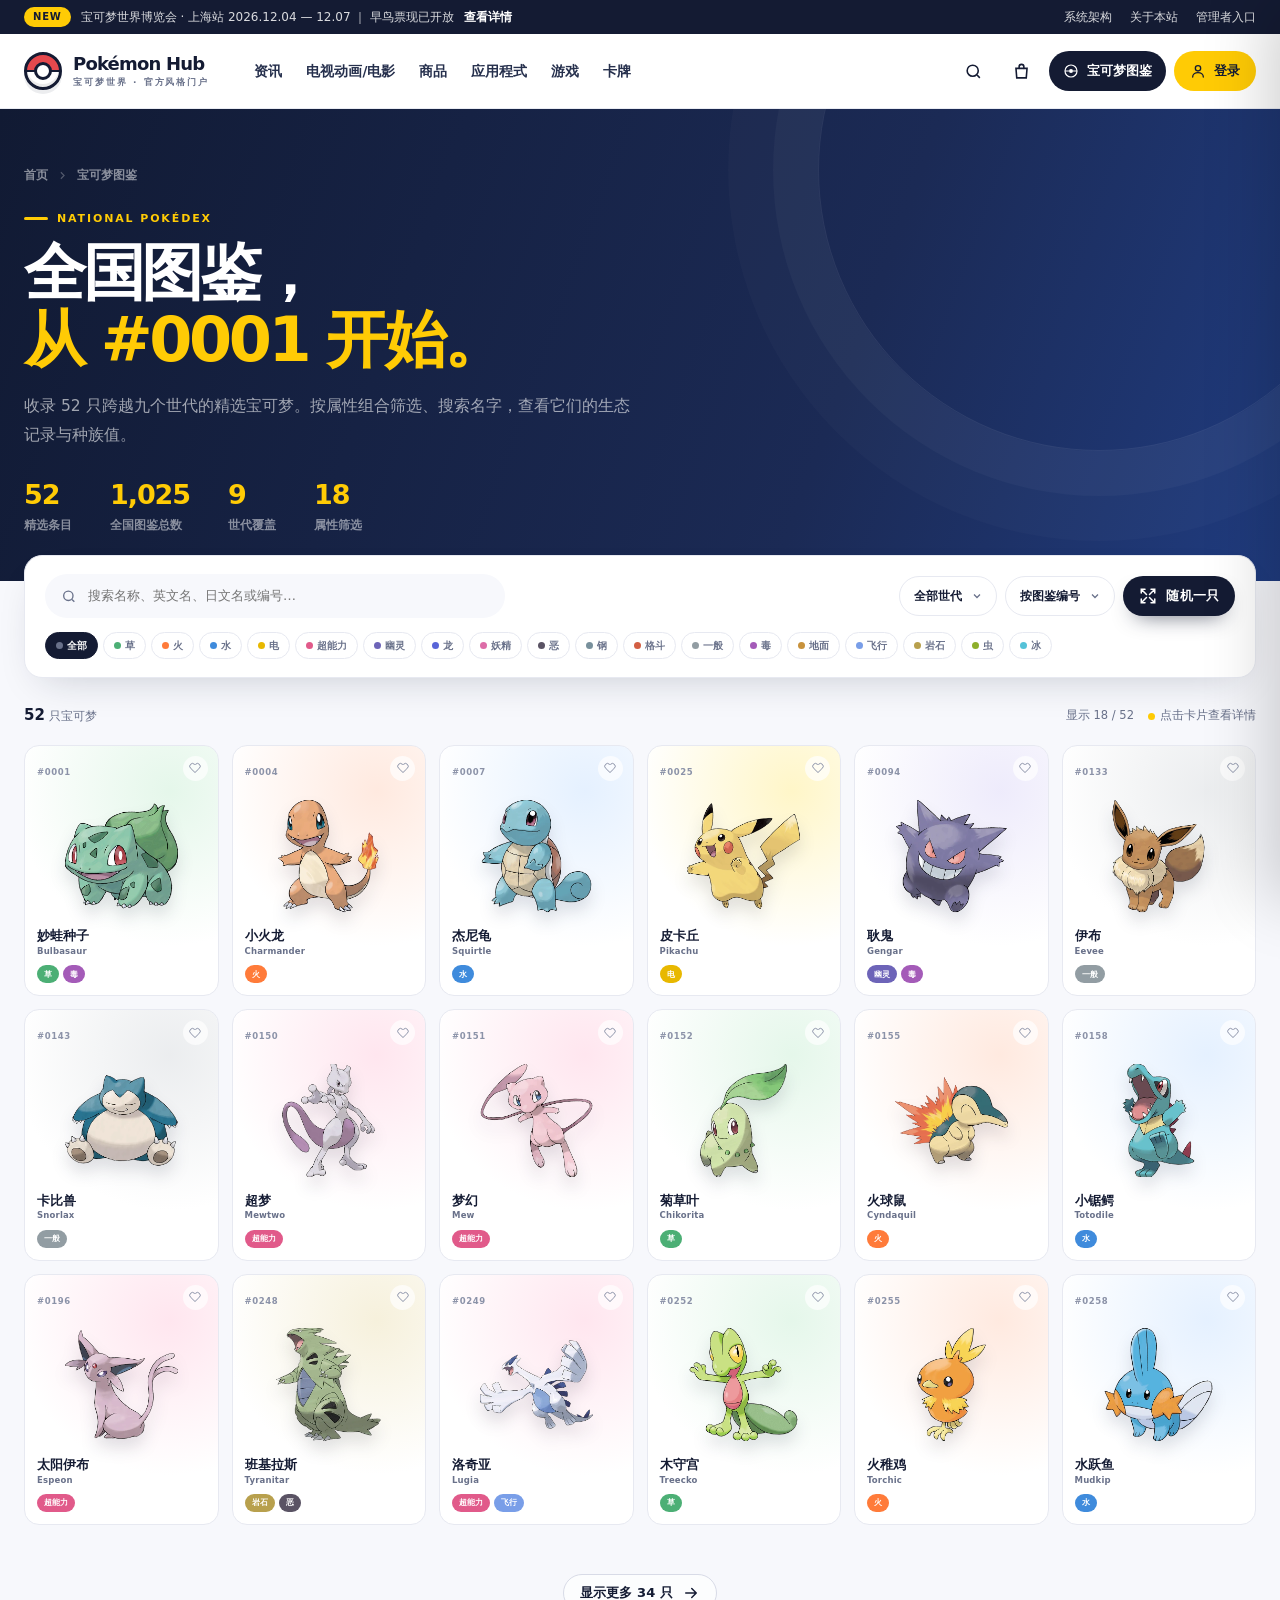
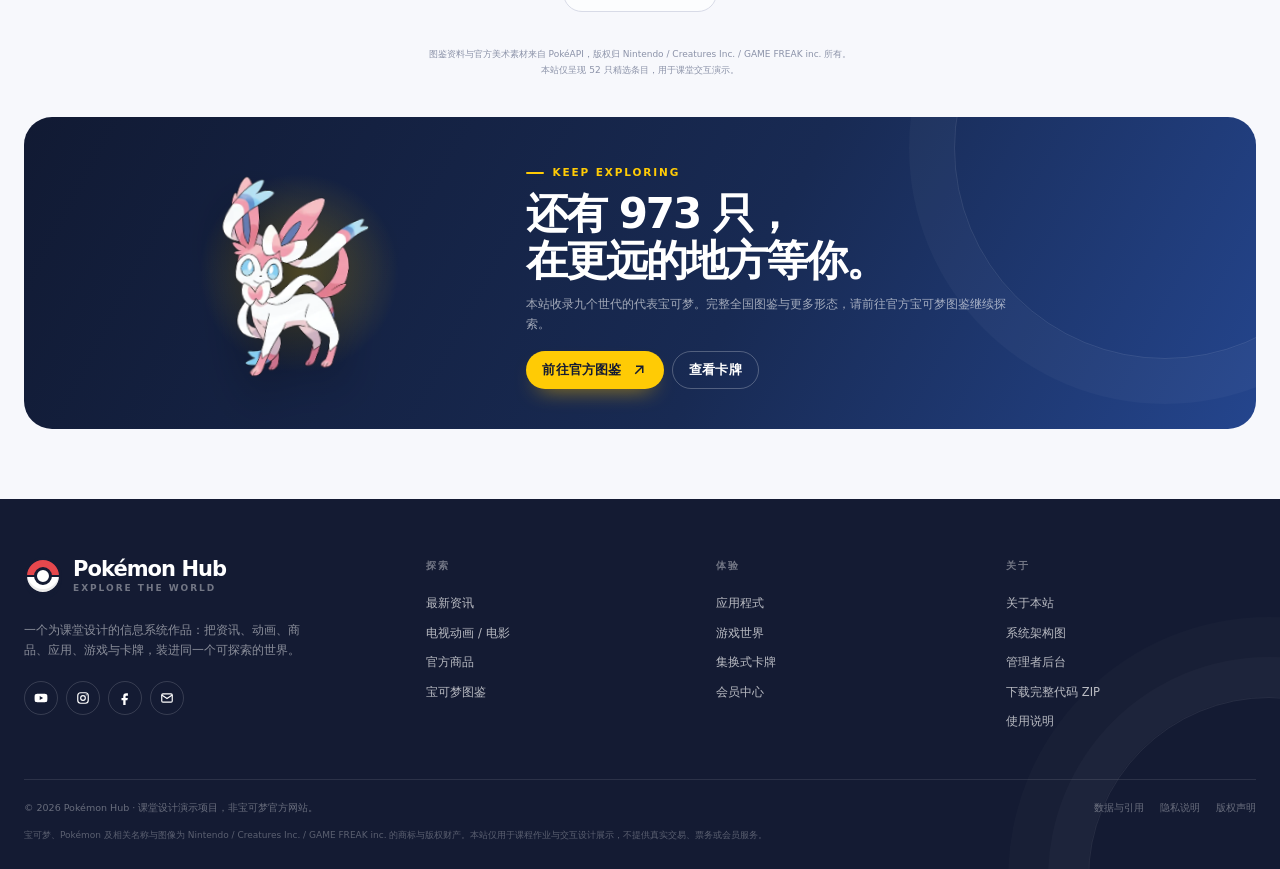
<file: pokedex.html>
<!DOCTYPE html>
<html lang="zh-CN">
<head>
<meta charset="UTF-8">
<meta name="viewport" content="width=device-width, initial-scale=1.0">
<meta name="description" content="宝可梦图鉴：按属性、世代与名称查询 52 只精选宝可梦的属性、特性、种族值与小故事。">
<title>宝可梦图鉴 · Pokémon Hub</title>
<link rel="icon" href="assets/favicon.svg" type="image/svg+xml">
<link rel="stylesheet" href="assets/styles.css">
</head>
<body data-page="pokedex">
<a class="skip-link" href="#main">跳到主要内容</a>
<div id="siteHeader"></div>
<main id="main">
  <section class="pokedex-page-hero">
    <div class="container">
      <div class="breadcrumb"><a href="index.html">首页</a><svg viewBox="0 0 24 24" fill="none" stroke="currentColor" stroke-width="2"><path d="m9 6 6 6-6 6"/></svg><span>宝可梦图鉴</span></div>
      <div class="page-eyebrow">NATIONAL POKÉDEX</div>
      <h1 class="page-title">全国图鉴，<br><span style="color:var(--yellow)">从 #0001 开始。</span></h1>
      <p class="page-desc">收录 52 只跨越九个世代的精选宝可梦。按属性组合筛选、搜索名字，查看它们的生态记录与种族值。</p>
      <div class="page-hero-stats"><div class="page-stat"><strong>52</strong><span>精选条目</span></div><div class="page-stat"><strong>1,025</strong><span>全国图鉴总数</span></div><div class="page-stat"><strong>9</strong><span>世代覆盖</span></div><div class="page-stat"><strong>18</strong><span>属性筛选</span></div></div>
    </div>
  </section>

  <div class="container">
    <div class="pokedex-toolbar">
      <div class="pdx-topline">
        <label class="pdx-search"><svg viewBox="0 0 24 24" fill="none" stroke="currentColor" stroke-width="2"><circle cx="11" cy="11" r="7"/><path d="m20 20-3.5-3.5"/></svg><input id="pdxSearch" placeholder="搜索名称、英文名、日文名或编号…" aria-label="搜索宝可梦"></label>
        <div class="pdx-actions">
          <select class="pdx-select" id="pdxGen" aria-label="筛选世代"><option value="all">全部世代</option><option value="1">第一世代</option><option value="2">第二世代</option><option value="3">第三世代</option><option value="4">第四世代</option><option value="5">第五世代</option><option value="6">第六世代</option><option value="7">第七世代</option><option value="8">第八世代</option><option value="9">第九世代</option></select>
          <select class="pdx-select" id="pdxSort" aria-label="排序"><option value="id">按图鉴编号</option><option value="total">按种族值</option><option value="name">按中文名</option></select>
          <button class="btn btn-primary btn-sm" id="pdxRandom"><svg viewBox="0 0 24 24" fill="none" stroke="currentColor" stroke-width="2" stroke-linecap="round"><path d="M16 3h5v5M21 3l-7 7M8 21H3v-5M3 21l7-7M21 16v5h-5M14 14l7 7M3 8V3h5M10 10 3 3"/></svg> 随机一只</button>
        </div>
      </div>
      <div class="type-filter" id="typeFilter"></div>
    </div>
    <div class="pdx-resultbar"><span id="pdxCount"><b>52</b> 只宝可梦</span><span style="display:flex;gap:14px;align-items:center"><span id="pdxShowing">显示 18 / 52</span><span style="display:inline-flex;align-items:center;gap:5px"><span style="width:7px;height:7px;border-radius:50%;background:var(--yellow)"></span>点击卡片查看详情</span></span></div>
    <div class="pokedex-grid" id="pokedexGrid"></div>
    <div style="text-align:center;font-size:9px;color:var(--muted-2);padding:34px 0 8px;line-height:1.8">图鉴资料与官方美术素材来自 PokéAPI，版权归 Nintendo / Creatures Inc. / GAME FREAK inc. 所有。<br>本站仅呈现 52 只精选条目，用于课堂交互演示。</div>
  </div>
  <section class="section" style="padding-top:30px;padding-bottom:70px">
    <div class="container">
      <div class="newsletter-box" style="min-height:240px">
        <div class="newsletter-art"><img src="assets/pokemon/700.webp" alt="仙子伊布"></div>
        <div class="newsletter-copy"><div class="section-kicker" style="color:var(--yellow)">KEEP EXPLORING</div><h2>还有 973 只，<br>在更远的地方等你。</h2><p>本站收录九个世代的代表宝可梦。完整全国图鉴与更多形态，请前往官方宝可梦图鉴继续探索。</p><div style="display:flex;gap:8px;margin-top:16px;flex-wrap:wrap"><a class="btn btn-yellow btn-sm" href="https://hk.portal-pokemon.com/play/pokedex/" target="_blank" rel="noopener">前往官方图鉴 <svg viewBox="0 0 24 24" fill="none" stroke="currentColor" stroke-width="2"><path d="M7 17 17 7M8 7h9v9"/></svg></a><a class="btn btn-ghost btn-sm" style="border-color:rgba(255,255,255,.25);color:#fff;background:transparent" href="cards.html">查看卡牌</a></div></div>
      </div>
    </div>
  </section>
</main>
<div id="siteFooter"></div>
<script src="assets/pokedex.js"></script>
<script src="assets/data.js"></script>
<script src="assets/app.js"></script>
</body>
</html>
</file>
<file: assets/styles.css>
/* =========================================================
   Pokémon Hub · Design System
   A bright editorial portal + a calm business cockpit.
   ========================================================= */

:root {
  --ink: #141b33;
  --ink-2: #26304d;
  --muted: #69718a;
  --muted-2: #8b92a8;
  --blue: #2f5fe0;
  --blue-deep: #173b9b;
  --blue-soft: #e9efff;
  --yellow: #ffcb05;
  --yellow-deep: #e8ae00;
  --yellow-soft: #fff4bd;
  --red: #e5484d;
  --red-soft: #ffe9ea;
  --green: #1f9d78;
  --green-soft: #e6f7f1;
  --violet: #7b61c9;
  --pink: #dc639b;
  --orange: #e8863a;
  --cream: #fffaf0;
  --paper: #ffffff;
  --bg: #f7f8fc;
  --line: #e7e9f1;
  --line-strong: #d8dbe7;
  --shadow-sm: 0 2px 8px rgba(20, 27, 51, .05);
  --shadow: 0 16px 40px -18px rgba(20, 27, 51, .22);
  --shadow-lg: 0 40px 80px -30px rgba(20, 27, 51, .35);
  --radius-sm: 10px;
  --radius: 18px;
  --radius-lg: 28px;
  --radius-pill: 999px;
  --container: 1240px;
  --header-h: 74px;
  --font: "Inter", "PingFang SC", "Hiragino Sans GB", "Microsoft YaHei", system-ui, -apple-system, sans-serif;
  --display: "Arial Black", "Trebuchet MS", "PingFang SC", "Microsoft YaHei", system-ui, sans-serif;
  --ease: cubic-bezier(.2, .7, .2, 1);
}

* { box-sizing: border-box; }
html { scroll-behavior: smooth; }
body {
  margin: 0;
  color: var(--ink);
  background: var(--bg);
  font-family: var(--font);
  font-size: 15px;
  line-height: 1.7;
  -webkit-font-smoothing: antialiased;
  text-rendering: optimizeLegibility;
}
body.no-scroll { overflow: hidden; }
img { max-width: 100%; display: block; }
a { color: inherit; text-decoration: none; }
button, input, select, textarea { font: inherit; color: inherit; }
button { cursor: pointer; border: 0; background: none; }
ul, ol { margin: 0; padding: 0; list-style: none; }
h1, h2, h3, h4, p { margin: 0; }
::selection { background: var(--yellow); color: var(--ink); }

.container { width: min(var(--container), calc(100% - 48px)); margin: 0 auto; }
.container-wide { width: min(1440px, calc(100% - 48px)); margin: 0 auto; }
.sr-only {
  position: absolute; width: 1px; height: 1px; padding: 0; margin: -1px;
  overflow: hidden; clip: rect(0, 0, 0, 0); white-space: nowrap; border: 0;
}
.skip-link {
  position: fixed; z-index: 1000; left: 16px; top: -60px;
  padding: 10px 18px; border-radius: 10px; background: var(--ink); color: #fff;
  transition: top .2s;
}
.skip-link:focus { top: 12px; }

/* ---------- Buttons ---------- */
.btn {
  display: inline-flex; align-items: center; justify-content: center; gap: 9px;
  min-height: 46px; padding: 0 22px; border-radius: var(--radius-pill);
  font-weight: 800; font-size: 14.5px; letter-spacing: .01em;
  transition: transform .25s var(--ease), box-shadow .25s var(--ease), background .2s, color .2s, border-color .2s;
  white-space: nowrap;
}
.btn:hover { transform: translateY(-2px); }
.btn:active { transform: translateY(0); }
.btn svg { width: 18px; height: 18px; }
.btn-primary { background: var(--ink); color: #fff; box-shadow: 0 10px 22px -12px rgba(20, 27, 51, .8); }
.btn-primary:hover { background: var(--blue); box-shadow: 0 14px 26px -12px rgba(47, 95, 224, .65); }
.btn-yellow { background: var(--yellow); color: var(--ink); box-shadow: 0 10px 22px -12px rgba(232, 174, 0, .9); }
.btn-yellow:hover { background: #ffd83b; }
.btn-blue { background: var(--blue); color: #fff; }
.btn-blue:hover { background: var(--blue-deep); }
.btn-ghost { border: 1.5px solid var(--line-strong); background: rgba(255,255,255,.7); color: var(--ink); }
.btn-ghost:hover { border-color: var(--ink); background: #fff; }
.btn-white { background: #fff; color: var(--ink); box-shadow: var(--shadow-sm); }
.btn-sm { min-height: 38px; padding: 0 16px; font-size: 13px; }
.btn-lg { min-height: 54px; padding: 0 28px; font-size: 15.5px; }
.link-arrow {
  display: inline-flex; align-items: center; gap: 8px; font-weight: 800; font-size: 14px;
  color: var(--ink);
}
.link-arrow svg { width: 17px; height: 17px; transition: transform .25s var(--ease); }
.link-arrow:hover svg { transform: translateX(5px); }
.link-arrow.blue { color: var(--blue); }

/* ---------- Header ---------- */
.topline {
  background: var(--ink); color: rgba(255,255,255,.84);
  font-size: 12px; height: 34px; display: flex; align-items: center; overflow: hidden;
}
.topline .container { display: flex; align-items: center; justify-content: space-between; gap: 20px; }
.topline-left { display: flex; align-items: center; gap: 10px; min-width: 0; }
.topline-badge {
  display: inline-flex; align-items: center; gap: 6px; height: 20px; padding: 0 9px;
  border-radius: 999px; background: var(--yellow); color: var(--ink);
  font-size: 10px; font-weight: 900; letter-spacing: .08em; flex: none;
}
.topline p { white-space: nowrap; overflow: hidden; text-overflow: ellipsis; }
.topline-link { color: #fff; font-weight: 700; display: inline-flex; align-items: center; gap: 6px; flex: none; white-space: nowrap; }
.topline-link:hover { color: var(--yellow); }
.topline-right { display: flex; align-items: center; gap: 18px; flex: none; }
.topline-right a:hover { color: var(--yellow); }

.site-header {
  position: sticky; top: 0; z-index: 100; background: rgba(255,255,255,.94);
  border-bottom: 1px solid rgba(231,233,241,.9);
  backdrop-filter: blur(18px) saturate(150%);
  -webkit-backdrop-filter: blur(18px) saturate(150%);
  transition: box-shadow .3s;
}
.site-header.scrolled { box-shadow: 0 10px 30px -20px rgba(20,27,51,.4); }
.header-inner {
  height: var(--header-h); display: flex; align-items: center; gap: 26px;
}
.brand { display: inline-flex; align-items: center; gap: 11px; flex: none; }
.brand-mark {
  width: 38px; height: 38px; border-radius: 50%; position: relative; flex: none;
  background: linear-gradient(180deg, var(--red) 0 46%, var(--ink) 46% 54%, #fff 54%);
  border: 3px solid var(--ink);
  box-shadow: inset 0 -3px 0 rgba(0,0,0,.08), 0 4px 0 rgba(20,27,51,.08);
}
.brand-mark::after {
  content: ""; position: absolute; left: 50%; top: 50%; width: 12px; height: 12px;
  transform: translate(-50%, -50%); border-radius: 50%; background: #fff;
  border: 3px solid var(--ink);
}
.brand-text { display: flex; flex-direction: column; line-height: 1.05; }
.brand-name { font-family: var(--display); font-weight: 900; font-size: 18px; letter-spacing: -.045em; }
.brand-sub { font-size: 9px; letter-spacing: .22em; font-weight: 800; color: var(--muted); margin-top: 4px; }
.main-nav { display: flex; align-items: center; gap: 2px; margin-left: 8px; flex: 1; }
.nav-link {
  position: relative; padding: 10px 11px; border-radius: 10px; font-size: 13.5px;
  font-weight: 700; color: var(--ink-2); white-space: nowrap;
  transition: color .2s, background .2s;
}
.nav-link:hover { background: var(--bg); color: var(--blue); }
.nav-link.active { color: var(--ink); }
.nav-link.active::after {
  content: ""; position: absolute; left: 11px; right: 11px; bottom: 3px; height: 3px;
  border-radius: 2px; background: var(--yellow);
}
.header-actions { display: flex; align-items: center; gap: 8px; flex: none; }
.icon-btn {
  width: 40px; height: 40px; display: inline-flex; align-items: center; justify-content: center;
  border-radius: 50%; border: 1.5px solid transparent; color: var(--ink);
  transition: background .2s, border-color .2s, transform .2s;
  position: relative;
}
.icon-btn:hover { background: var(--bg); border-color: var(--line); transform: translateY(-1px); }
.icon-btn svg { width: 19px; height: 19px; }
.badge-count {
  position: absolute; top: 2px; right: 0; min-width: 17px; height: 17px; padding: 0 4px;
  display: flex; align-items: center; justify-content: center; border-radius: 999px;
  background: var(--red); color: #fff; font-size: 9.5px; font-weight: 900; border: 2px solid #fff;
}
.pokedex-pill {
  display: inline-flex; align-items: center; gap: 8px; height: 40px; padding: 0 14px;
  border-radius: var(--radius-pill); background: var(--ink); color: #fff;
  font-size: 12.5px; font-weight: 800; transition: background .2s, transform .2s;
}
.pokedex-pill:hover { background: var(--blue); transform: translateY(-1px); }
.pokedex-pill svg { width: 16px; height: 16px; }
.login-btn {
  display: inline-flex; align-items: center; gap: 8px; height: 40px; padding: 0 16px;
  border-radius: var(--radius-pill); background: var(--yellow); color: var(--ink);
  font-size: 12.5px; font-weight: 900; transition: background .2s, transform .2s;
}
.login-btn:hover { background: #ffd83b; transform: translateY(-1px); }
.login-btn svg { width: 16px; height: 16px; }
.user-chip {
  display: flex; align-items: center; gap: 9px; height: 40px; padding: 0 9px 0 5px;
  border: 1.5px solid var(--line); border-radius: var(--radius-pill); background: #fff;
  font-size: 12px; font-weight: 800;
}
.user-avatar {
  width: 30px; height: 30px; border-radius: 50%; display: grid; place-items: center;
  background: var(--yellow); color: var(--ink); font-size: 14px; flex: none;
}
.mobile-toggle { display: none; }

/* mobile menu */
.mobile-drawer {
  position: fixed; inset: 0; z-index: 300; pointer-events: none;
}
.mobile-drawer::before {
  content: ""; position: absolute; inset: 0; background: rgba(10,16,34,.5);
  opacity: 0; transition: opacity .3s;
}
.mobile-drawer.open { pointer-events: auto; }
.mobile-drawer.open::before { opacity: 1; }
.mobile-panel {
  position: absolute; top: 0; right: 0; width: min(86vw, 370px); height: 100%;
  background: #fff; padding: 22px; transform: translateX(102%);
  transition: transform .35s var(--ease); overflow-y: auto;
  box-shadow: -20px 0 60px rgba(0,0,0,.18);
}
.mobile-drawer.open .mobile-panel { transform: translateX(0); }
.mobile-head { display: flex; align-items: center; justify-content: space-between; margin-bottom: 28px; }
.mobile-nav { display: grid; gap: 4px; }
.mobile-nav a {
  display: flex; align-items: center; justify-content: space-between; padding: 13px 14px;
  border-radius: 12px; font-weight: 800; font-size: 15px;
}
.mobile-nav a:hover, .mobile-nav a.active { background: var(--bg); color: var(--blue); }
.mobile-nav a span { color: var(--muted-2); font-size: 11px; letter-spacing: .1em; }
.mobile-actions { display: grid; gap: 10px; margin-top: 22px; padding-top: 22px; border-top: 1px solid var(--line); }
.mobile-actions .btn { width: 100%; }

/* ---------- Page hero / breadcrumbs ---------- */
.page-hero {
  position: relative; overflow: hidden; padding: 64px 0 56px;
  background: var(--cream); border-bottom: 1px solid var(--line);
}
.page-hero::before {
  content: ""; position: absolute; width: 440px; height: 440px; border-radius: 50%;
  right: -100px; top: -160px; background: radial-gradient(circle at 35% 35%, #fff0a8, rgba(255,203,5,0));
  opacity: .9;
}
.page-hero::after {
  content: ""; position: absolute; width: 360px; height: 360px; border-radius: 50%;
  left: -160px; bottom: -230px; border: 1px solid rgba(47,95,224,.14);
  box-shadow: 0 0 0 40px rgba(47,95,224,.03), 0 0 0 80px rgba(47,95,224,.025);
}
.page-hero .container { position: relative; z-index: 1; }
.breadcrumb {
  display: flex; align-items: center; gap: 8px; font-size: 12px; font-weight: 700;
  color: var(--muted); margin-bottom: 18px;
}
.breadcrumb a:hover { color: var(--blue); }
.breadcrumb svg { width: 13px; height: 13px; opacity: .55; }
.page-eyebrow {
  display: inline-flex; align-items: center; gap: 9px; margin-bottom: 12px;
  font-size: 11px; letter-spacing: .17em; font-weight: 900; color: var(--blue);
  text-transform: uppercase;
}
.page-eyebrow::before { content: ""; width: 24px; height: 3px; border-radius: 2px; background: var(--yellow); }
.page-title {
  font-family: var(--display); font-size: clamp(38px, 5vw, 62px); line-height: 1.08;
  letter-spacing: -.055em; font-weight: 900;
}
.page-title .accent { color: var(--blue); }
.page-desc { max-width: 620px; color: var(--muted); font-size: 15.5px; margin-top: 18px; line-height: 1.85; }
.page-hero-stats { display: flex; gap: 38px; margin-top: 30px; flex-wrap: wrap; }
.page-stat strong { display: block; font-family: var(--display); font-size: 27px; line-height: 1.2; letter-spacing: -.04em; }
.page-stat span { font-size: 11.5px; color: var(--muted); font-weight: 700; }

/* ---------- Sections ---------- */
.section { padding: 78px 0; }
.section-sm { padding: 50px 0; }
.section-tight { padding: 60px 0 36px; }
.section-head {
  display: flex; align-items: flex-end; justify-content: space-between; gap: 24px;
  margin-bottom: 34px;
}
.section-kicker {
  display: inline-flex; align-items: center; gap: 8px; font-size: 10.5px; font-weight: 900;
  letter-spacing: .18em; color: var(--blue); text-transform: uppercase; margin-bottom: 8px;
}
.section-kicker::before { content: ""; width: 18px; height: 2px; background: currentColor; border-radius: 2px; }
.section-title {
  font-family: var(--display); font-size: clamp(29px, 3.6vw, 44px); line-height: 1.12;
  letter-spacing: -.045em; font-weight: 900;
}
.section-sub { color: var(--muted); font-size: 14px; margin-top: 10px; max-width: 620px; }
.section-head .head-side { display: flex; align-items: center; gap: 14px; flex: none; }

/* ---------- Home hero ---------- */
.home-hero {
  position: relative; overflow: hidden; min-height: 650px;
  display: flex; flex-direction: column; justify-content: center;
  background:
    radial-gradient(ellipse 70% 80% at 80% 30%, rgba(255,255,255,.9), transparent 60%),
    linear-gradient(118deg, #fff8da 0%, #fffdf5 38%, #eaf0ff 100%);
  border-bottom: 1px solid rgba(220,224,238,.7);
}
.home-hero::before {
  content: ""; position: absolute; inset: 0; pointer-events: none;
  background-image: radial-gradient(rgba(20,27,51,.06) .7px, transparent .7px);
  background-size: 22px 22px;
  mask-image: linear-gradient(90deg, rgba(0,0,0,.55), transparent 55%);
  -webkit-mask-image: linear-gradient(90deg, rgba(0,0,0,.55), transparent 55%);
}
.hero-orb {
  position: absolute; border-radius: 50%; pointer-events: none;
}
.hero-orb.a { width: 520px; height: 520px; right: -170px; top: -180px; background: rgba(255,203,5,.28); filter: blur(2px); }
.hero-orb.b { width: 300px; height: 300px; left: -180px; bottom: -120px; border: 1px solid rgba(47,95,224,.16); box-shadow: 0 0 0 60px rgba(47,95,224,.04), 0 0 0 120px rgba(47,95,224,.025); }
.hero-grid {
  position: relative; z-index: 2; display: grid; grid-template-columns: 1.04fr .96fr;
  align-items: center; gap: 26px; padding: 58px 0 72px;
}
.hero-copy { max-width: 650px; }
.hero-badge {
  display: inline-flex; align-items: center; gap: 9px; padding: 7px 13px 7px 8px;
  border-radius: var(--radius-pill); background: rgba(255,255,255,.77);
  border: 1px solid rgba(20,27,51,.09); box-shadow: var(--shadow-sm);
  font-size: 11px; font-weight: 800; letter-spacing: .06em; margin-bottom: 24px;
}
.hero-badge .dot { width: 22px; height: 22px; border-radius: 50%; background: var(--yellow); display: grid; place-items: center; }
.hero-badge .dot::after { content: ""; width: 7px; height: 7px; border-radius: 50%; background: var(--ink); box-shadow: 0 0 0 2px #fff; }
.hero-badge b { color: var(--blue); }
.hero-title {
  font-family: var(--display); font-size: clamp(48px, 6.6vw, 84px); line-height: 1.02;
  letter-spacing: -.065em; font-weight: 900;
}
.hero-title .line { display: block; }
.hero-title .outline {
  color: transparent; -webkit-text-stroke: 2.5px var(--ink); text-stroke: 2.5px var(--ink);
}
.hero-title .marker {
  position: relative; display: inline-block; color: var(--blue); z-index: 1;
}
.hero-title .marker::after {
  content: ""; position: absolute; left: -.06em; right: -.06em; bottom: .06em; height: .28em;
  background: var(--yellow); z-index: -1; border-radius: 3px; transform: rotate(-1.2deg);
}
.hero-sub {
  max-width: 510px; margin-top: 24px; color: #4f5870; font-size: 16px; line-height: 1.85;
}
.hero-sub strong { color: var(--ink); }
.hero-cta { display: flex; align-items: center; gap: 12px; margin-top: 30px; flex-wrap: wrap; }
.hero-note { display: flex; align-items: center; gap: 10px; margin-top: 26px; color: var(--muted); font-size: 11.5px; font-weight: 600; }
.avatar-stack { display: flex; }
.avatar-stack span {
  width: 26px; height: 26px; border-radius: 50%; border: 2px solid #fff; margin-left: -7px;
  display: grid; place-items: center; font-size: 10px; font-weight: 900; color: #fff;
}
.avatar-stack span:first-child { margin-left: 0; background: var(--blue); }
.avatar-stack span:nth-child(2) { background: var(--red); }
.avatar-stack span:nth-child(3) { background: var(--green); }
.hero-visual { position: relative; height: 500px; display: grid; place-items: center; }
.hero-stage {
  position: relative; width: min(470px, 92%); aspect-ratio: 1; border-radius: 50%;
  display: grid; place-items: center;
  background:
    radial-gradient(circle at 50% 42%, rgba(255,255,255,.96) 0 30%, rgba(255,255,255,.28) 58%, transparent 69%),
    conic-gradient(from 210deg, rgba(47,95,224,.12), rgba(255,203,5,.18), rgba(255,255,255,0), rgba(47,95,224,.12));
  animation: stage-in 1s var(--ease) both;
}
.hero-stage::before, .hero-stage::after {
  content: ""; position: absolute; border-radius: 50%; border: 1px dashed rgba(20,27,51,.14);
  inset: 8%;
}
.hero-stage::after { inset: 22%; border-style: solid; border-color: rgba(20,27,51,.06); }
.hero-pika {
  position: relative; z-index: 2; width: 76%; height: 76%; object-fit: contain;
  filter: drop-shadow(0 34px 26px rgba(24,34,67,.18));
  animation: float 5.5s ease-in-out infinite;
}
.hero-pokeball {
  position: absolute; width: 84px; height: 84px; border-radius: 50%;
  background: linear-gradient(180deg, var(--red) 0 46%, var(--ink) 46% 54%, #fff 54%);
  border: 5px solid var(--ink); right: 7%; top: 11%;
  box-shadow: 0 18px 30px -12px rgba(20,27,51,.4);
  animation: float 6.5s ease-in-out infinite reverse;
}
.hero-pokeball::after {
  content: ""; position: absolute; left: 50%; top: 50%; width: 24px; height: 24px;
  transform: translate(-50%,-50%); border-radius: 50%; background: #fff; border: 5px solid var(--ink);
}
.float-card {
  position: absolute; z-index: 3; display: flex; align-items: center; gap: 10px;
  background: rgba(255,255,255,.9); border: 1px solid rgba(255,255,255,.9);
  box-shadow: 0 20px 45px -22px rgba(20,27,51,.3); border-radius: 14px;
  padding: 9px 14px 9px 9px; backdrop-filter: blur(12px);
  animation: float 7s ease-in-out infinite;
}
.float-card .fc-icon {
  width: 34px; height: 34px; border-radius: 9px; display: grid; place-items: center;
  background: var(--yellow-soft); color: var(--ink); flex: none;
}
.float-card .fc-icon svg { width: 17px; height: 17px; }
.float-card b { display: block; font-size: 11.5px; line-height: 1.3; }
.float-card span { display: block; font-size: 9.5px; color: var(--muted); font-weight: 700; letter-spacing: .05em; }
.float-card.one { left: 1%; top: 20%; }
.float-card.two { right: -2%; bottom: 19%; animation-delay: -2.1s; }
.float-card.three { left: 8%; bottom: 5%; animation-delay: -3.8s; }
.float-type {
  position: absolute; right: 2%; top: 42%; z-index: 3; display: flex; flex-direction: column; gap: 6px;
}
.float-type span {
  display: inline-flex; align-items: center; gap: 5px; padding: 5px 9px; border-radius: 99px;
  font-size: 9.5px; font-weight: 900; color: #fff; box-shadow: var(--shadow-sm);
  animation: float 6s ease-in-out infinite;
}
.float-type span:nth-child(2) { animation-delay: -1.5s; }
.float-type span:nth-child(3) { animation-delay: -3s; }
.hero-bottom-stats {
  position: relative; z-index: 3; margin-top: -34px; margin-bottom: 0;
}
.stats-card {
  background: rgba(255,255,255,.88); border: 1px solid rgba(255,255,255,.8);
  box-shadow: var(--shadow); border-radius: 16px; backdrop-filter: blur(20px);
  display: grid; grid-template-columns: repeat(4, 1fr); overflow: hidden;
}
.stats-card .stat {
  padding: 18px 24px; border-right: 1px solid var(--line); display: flex; align-items: center; gap: 14px;
}
.stats-card .stat:last-child { border-right: 0; }
.stat-icon {
  width: 38px; height: 38px; border-radius: 11px; background: var(--blue-soft); color: var(--blue);
  display: grid; place-items: center; flex: none;
}
.stat-icon svg { width: 18px; height: 18px; }
.stat-num { font-family: var(--display); font-size: 21px; line-height: 1.15; letter-spacing: -.04em; }
.stat-label { font-size: 10px; color: var(--muted); font-weight: 700; margin-top: 2px; }

/* ---------- Explore tiles ---------- */
.explore-grid { display: grid; grid-template-columns: repeat(3, 1fr); gap: 16px; }
.explore-card {
  position: relative; overflow: hidden; min-height: 176px; border-radius: var(--radius);
  padding: 24px; border: 1px solid rgba(20,27,51,.06);
  transition: transform .35s var(--ease), box-shadow .35s var(--ease);
  isolation: isolate;
}
.explore-card:hover { transform: translateY(-6px); box-shadow: var(--shadow); }
.explore-card::before {
  content: ""; position: absolute; width: 160px; height: 160px; border-radius: 50%;
  right: -30px; bottom: -45px; background: rgba(255,255,255,.4); z-index: -1;
}
.explore-card .ec-num {
  font-family: var(--display); font-size: 10px; font-weight: 900; letter-spacing: .16em;
  opacity: .55;
}
.explore-card h3 { font-size: 21px; font-weight: 900; letter-spacing: -.03em; margin-top: 7px; }
.explore-card p { font-size: 11.5px; color: rgba(20,27,51,.66); margin-top: 4px; max-width: 72%; line-height: 1.55; }
.explore-card .ec-art {
  position: absolute; right: -4px; bottom: -10px; width: 44%; max-height: 84%;
  object-fit: contain; filter: drop-shadow(0 12px 12px rgba(20,27,51,.12));
  transition: transform .4s var(--ease);
}
.explore-card:hover .ec-art { transform: translateY(-5px) scale(1.04) rotate(-2deg); }
.explore-card .ec-arrow {
  position: absolute; top: 22px; right: 22px; width: 30px; height: 30px; border-radius: 50%;
  background: rgba(255,255,255,.6); display: grid; place-items: center;
  transition: background .2s, transform .2s;
}
.explore-card:hover .ec-arrow { background: #fff; transform: rotate(-35deg); }
.explore-card .ec-arrow svg { width: 14px; height: 14px; }
.explore-card.t-yellow { background: linear-gradient(145deg, #ffe98a, #ffd12b); }
.explore-card.t-blue { background: linear-gradient(145deg, #dfe9ff, #b8cdfd); }
.explore-card.t-red { background: linear-gradient(145deg, #ffe1e2, #ffc0c3); }
.explore-card.t-green { background: linear-gradient(145deg, #dff5e9, #bce8d4); }
.explore-card.t-violet { background: linear-gradient(145deg, #eee7ff, #d9c9ff); }
.explore-card.t-dark { background: linear-gradient(145deg, #323d5c, #171f36); color: #fff; }
.explore-card.t-dark p { color: rgba(255,255,255,.7); }
.explore-card.t-dark .ec-arrow { background: rgba(255,255,255,.14); color: #fff; }
.explore-card.t-dark .ec-art { right: -12px; }

/* ---------- News ---------- */
.news-layout { display: grid; grid-template-columns: 1.3fr 1fr; gap: 30px; align-items: start; }
.news-lead {
  position: relative; overflow: hidden; border-radius: var(--radius-lg); min-height: 460px;
  display: flex; flex-direction: column; justify-content: flex-end; color: #fff;
  background: var(--ink); isolation: isolate;
}
.news-lead .lead-art {
  position: absolute; inset: 0; z-index: -2;
  background: radial-gradient(circle at 68% 40%, #ffe062 0, #ffcb05 24%, #e8a500 43%, #1b2440 74%);
}
.news-lead .lead-art::after {
  content: ""; position: absolute; inset: 0;
  background-image: radial-gradient(rgba(255,255,255,.23) .8px, transparent .8px);
  background-size: 18px 18px; opacity: .35;
  mask-image: linear-gradient(180deg, #000, transparent 60%);
}
.news-lead .lead-art img {
  position: absolute; right: 3%; bottom: -4%; width: 51%; max-height: 86%; object-fit: contain;
  filter: drop-shadow(0 30px 30px rgba(0,0,0,.25)); transform: rotate(-3deg);
  transition: transform .6s var(--ease);
}
.news-lead:hover .lead-art img { transform: rotate(0) translateY(-6px) scale(1.03); }
.news-lead .lead-overlay {
  position: absolute; inset: 0; z-index: -1;
  background: linear-gradient(0deg, rgba(13,18,33,.94) 0%, rgba(13,18,33,.5) 43%, transparent 72%);
}
.news-lead .lead-body { padding: 34px; }
.news-lead .lead-meta { display: flex; align-items: center; gap: 10px; font-size: 11px; font-weight: 800; color: rgba(255,255,255,.72); }
.tag {
  display: inline-flex; align-items: center; height: 22px; padding: 0 9px; border-radius: 99px;
  background: var(--yellow); color: var(--ink); font-size: 10px; font-weight: 900; letter-spacing: .04em;
}
.tag.light { background: rgba(255,255,255,.16); color: #fff; }
.news-lead h3 { font-size: clamp(24px, 2.6vw, 34px); line-height: 1.25; letter-spacing: -.03em; margin-top: 13px; font-weight: 900; }
.news-lead p { color: rgba(255,255,255,.72); margin-top: 11px; font-size: 13px; line-height: 1.75; max-width: 530px; }
.news-lead .lead-footer { display: flex; align-items: center; justify-content: space-between; margin-top: 22px; }
.news-lead .read-link { display: inline-flex; align-items: center; gap: 8px; font-size: 12px; font-weight: 800; }
.news-lead .read-link svg { width: 16px; height: 16px; }
.news-quick { display: grid; gap: 0; background: #fff; border: 1px solid var(--line); border-radius: var(--radius); overflow: hidden; }
.news-quick .quick-head { padding: 22px 24px 14px; display: flex; justify-content: space-between; align-items: center; border-bottom: 1px solid var(--line); }
.news-quick .quick-head h3 { font-size: 15px; font-weight: 900; }
.news-item {
  display: grid; grid-template-columns: 58px 1fr; gap: 14px; padding: 17px 22px;
  border-bottom: 1px solid var(--line); transition: background .2s;
}
.news-item:last-child { border-bottom: 0; }
.news-item:hover { background: #fbfcff; }
.news-item .thumb {
  width: 58px; height: 58px; border-radius: 12px; display: grid; place-items: center; overflow: hidden;
  background: var(--yellow-soft);
}
.news-item .thumb img { width: 82%; height: 82%; object-fit: contain; transition: transform .3s var(--ease); }
.news-item:hover .thumb img { transform: scale(1.12) rotate(-3deg); }
.news-item .meta { font-size: 9.5px; color: var(--muted); font-weight: 700; display: flex; gap: 8px; align-items: center; }
.news-item .meta .cat { color: var(--blue); font-weight: 900; }
.news-item h4 { font-size: 13px; line-height: 1.5; font-weight: 800; margin-top: 3px; }
.news-item p { font-size: 10.5px; color: var(--muted); margin-top: 2px; display: -webkit-box; -webkit-line-clamp: 1; -webkit-box-orient: vertical; overflow: hidden; }

/* ---------- News page ---------- */
.filter-bar {
  display: flex; align-items: center; justify-content: space-between; gap: 18px;
  padding: 16px 0; border-bottom: 1px solid var(--line); margin-bottom: 30px; flex-wrap: wrap;
}
.chip-row { display: flex; gap: 7px; flex-wrap: wrap; align-items: center; }
.chip {
  display: inline-flex; align-items: center; gap: 6px; min-height: 34px; padding: 0 14px;
  border-radius: 99px; border: 1px solid var(--line); background: #fff; color: var(--muted);
  font-size: 12px; font-weight: 800; transition: all .2s;
}
.chip:hover { border-color: var(--ink); color: var(--ink); }
.chip.active { background: var(--ink); border-color: var(--ink); color: #fff; }
.chip .count { font-size: 9px; opacity: .6; }
.search-field {
  display: flex; align-items: center; gap: 8px; height: 38px; padding: 0 13px;
  background: #fff; border: 1px solid var(--line); border-radius: 99px; min-width: 220px;
}
.search-field svg { width: 15px; height: 15px; color: var(--muted); flex: none; }
.search-field input { border: 0; outline: 0; background: transparent; width: 100%; font-size: 12px; }
.search-field input::placeholder { color: var(--muted-2); }
.news-grid { display: grid; grid-template-columns: repeat(3, 1fr); gap: 24px; }
.article-card {
  background: #fff; border: 1px solid var(--line); border-radius: var(--radius);
  overflow: hidden; display: flex; flex-direction: column;
  transition: transform .3s var(--ease), box-shadow .3s var(--ease), border-color .2s;
}
.article-card:hover { transform: translateY(-5px); box-shadow: var(--shadow); border-color: transparent; }
.article-art {
  aspect-ratio: 16 / 10; position: relative; overflow: hidden;
  display: flex; align-items: center; justify-content: center;
}
.article-art img { width: 58%; height: 84%; object-fit: contain; filter: drop-shadow(0 16px 15px rgba(20,27,51,.15)); transition: transform .45s var(--ease); }
.article-card:hover .article-art img { transform: translateY(-4px) scale(1.06) rotate(-2deg); }
.article-art .cat-floating {
  position: absolute; top: 12px; left: 12px; background: rgba(255,255,255,.82);
  backdrop-filter: blur(10px); height: 24px; padding: 0 10px; border-radius: 99px;
  display: inline-flex; align-items: center; font-size: 9.5px; font-weight: 900; color: var(--ink);
}
.article-body { padding: 20px 21px 22px; display: flex; flex-direction: column; flex: 1; }
.article-meta { font-size: 10px; color: var(--muted); display: flex; align-items: center; gap: 8px; font-weight: 700; }
.article-meta .dot { width: 3px; height: 3px; border-radius: 50%; background: var(--muted-2); }
.article-body h3 { font-size: 17px; line-height: 1.5; margin-top: 8px; font-weight: 900; letter-spacing: -.015em; }
.article-body p { color: var(--muted); font-size: 12px; line-height: 1.7; margin-top: 7px; flex: 1; display: -webkit-box; -webkit-line-clamp: 2; -webkit-box-orient: vertical; overflow: hidden; }
.article-foot { display: flex; align-items: center; justify-content: space-between; margin-top: 16px; padding-top: 14px; border-top: 1px solid var(--line); font-size: 10.5px; color: var(--muted); }
.article-foot .read { font-weight: 900; color: var(--blue); display: inline-flex; align-items: center; gap: 5px; }
.article-foot svg { width: 13px; height: 13px; }
.load-more-wrap { display: flex; justify-content: center; margin-top: 36px; }
.empty-state {
  grid-column: 1 / -1; text-align: center; padding: 60px 20px; background: #fff;
  border: 1px dashed var(--line-strong); border-radius: var(--radius); color: var(--muted);
}
.empty-state .empty-icon { font-size: 42px; margin-bottom: 8px; }

/* ---------- Article detail ---------- */
.article-page .article-hero { padding: 54px 0 40px; background: var(--cream); border-bottom: 1px solid var(--line); }
.article-page .article-cat { display: inline-flex; gap: 8px; align-items: center; margin-bottom: 16px; }
.article-page h1 { font-family: var(--display); font-size: clamp(32px, 4.8vw, 55px); line-height: 1.15; letter-spacing: -.045em; max-width: 920px; }
.article-byline { display: flex; align-items: center; gap: 14px; margin-top: 22px; color: var(--muted); font-size: 12px; flex-wrap: wrap; }
.article-byline .author { display: flex; align-items: center; gap: 8px; font-weight: 800; color: var(--ink); }
.article-byline .author span { width: 30px; height: 30px; border-radius: 50%; background: var(--yellow); display: grid; place-items: center; font-size: 13px; }
.article-layout { display: grid; grid-template-columns: minmax(0, 760px) 300px; gap: 60px; justify-content: center; padding: 54px 0 80px; }
.article-content { font-size: 16px; line-height: 2; color: #3c455e; }
.article-content .lead { font-size: 19px; line-height: 1.9; color: var(--ink); font-weight: 500; border-left: 4px solid var(--yellow); padding-left: 22px; margin-bottom: 30px; }
.article-content p { margin: 0 0 22px; }
.article-content h2 { font-size: 25px; line-height: 1.4; letter-spacing: -.03em; margin: 36px 0 16px; color: var(--ink); }
.article-content blockquote {
  margin: 32px 0; padding: 24px 28px; background: var(--blue-soft); border-radius: var(--radius);
  color: var(--blue-deep); font-size: 18px; font-weight: 700; line-height: 1.7;
}
.article-figure {
  margin: 30px 0; border-radius: var(--radius); overflow: hidden; background: linear-gradient(145deg,#fff3bd,#fff);
  min-height: 300px; display: grid; place-items: center; position: relative;
}
.article-figure img { width: 52%; max-height: 300px; object-fit: contain; filter: drop-shadow(0 20px 20px rgba(20,27,51,.14)); }
.article-figure figcaption { position: absolute; left: 16px; bottom: 12px; font-size: 10px; color: var(--muted); background: rgba(255,255,255,.7); padding: 3px 8px; border-radius: 6px; }
.article-tags { display: flex; gap: 8px; flex-wrap: wrap; margin-top: 36px; padding-top: 24px; border-top: 1px solid var(--line); }
.article-tags a { font-size: 11px; font-weight: 700; padding: 7px 12px; border-radius: 99px; background: var(--bg); color: var(--muted); }
.article-tags a:hover { background: var(--ink); color: #fff; }
.article-side { position: sticky; top: 110px; align-self: start; }
.side-box { background: #fff; border: 1px solid var(--line); border-radius: var(--radius); padding: 22px; margin-bottom: 18px; }
.side-box h4 { font-size: 14px; font-weight: 900; margin-bottom: 14px; }
.side-news { display: grid; gap: 13px; }
.side-news a { display: grid; grid-template-columns: 42px 1fr; gap: 10px; align-items: center; }
.side-news .sn-thumb { width: 42px; height: 42px; border-radius: 8px; background: var(--bg); display: grid; place-items: center; }
.side-news img { width: 80%; height: 80%; object-fit: contain; }
.side-news b { font-size: 11px; line-height: 1.5; font-weight: 800; display: -webkit-box; -webkit-line-clamp: 2; -webkit-box-orient: vertical; overflow: hidden; }
.side-news span { font-size: 9px; color: var(--muted); }
.side-cta { background: var(--ink); color: #fff; border-radius: var(--radius); padding: 24px; overflow: hidden; position: relative; }
.side-cta h4 { font-size: 17px; margin-bottom: 8px; }
.side-cta p { font-size: 11px; color: rgba(255,255,255,.65); line-height: 1.7; }
.side-cta img { position: absolute; right: -10px; bottom: -20px; width: 110px; opacity: .95; }
.side-cta .btn { margin-top: 14px; position: relative; z-index: 1; }

/* ---------- Anime ---------- */
.anime-hero {
  position: relative; border-radius: var(--radius-lg); overflow: hidden; min-height: 470px;
  background: linear-gradient(112deg, #111a33 0%, #172a5e 53%, #0f203f 100%);
  color: #fff; display: grid; grid-template-columns: 1.02fr .98fr; isolation: isolate;
}
.anime-hero::before {
  content: ""; position: absolute; width: 600px; height: 600px; right: -150px; top: -180px;
  border-radius: 50%; background: radial-gradient(circle, rgba(58,109,224,.55), transparent 65%);
}
.anime-hero::after {
  content: ""; position: absolute; inset: 0;
  background-image: linear-gradient(rgba(255,255,255,.035) 1px, transparent 1px), linear-gradient(90deg, rgba(255,255,255,.035) 1px, transparent 1px);
  background-size: 46px 46px; mask-image: linear-gradient(90deg, transparent, #000);
}
.anime-copy { position: relative; z-index: 2; padding: 52px 0 48px 48px; display: flex; flex-direction: column; justify-content: center; }
.anime-copy .series-label { font-size: 10px; font-weight: 900; letter-spacing: .2em; color: var(--yellow); text-transform: uppercase; }
.anime-copy h2 { font-family: var(--display); font-size: clamp(40px, 5vw, 64px); letter-spacing: -.055em; line-height: 1.05; margin-top: 9px; }
.anime-copy .arc { display: inline-flex; align-items: center; gap: 8px; margin-top: 14px; font-size: 12px; color: rgba(255,255,255,.75); }
.anime-copy .arc b { color: var(--yellow); font-weight: 800; }
.anime-copy p { color: rgba(255,255,255,.7); font-size: 13.5px; line-height: 1.85; max-width: 460px; margin-top: 16px; }
.anime-meta-row { display: flex; gap: 20px; margin-top: 24px; flex-wrap: wrap; }
.anime-meta-row div { font-size: 10px; color: rgba(255,255,255,.5); }
.anime-meta-row strong { display: block; font-size: 13px; color: #fff; margin-top: 3px; }
.anime-art { position: relative; z-index: 1; display: grid; place-items: center; min-height: 400px; }
.anime-art .glow {
  position: absolute; width: 300px; height: 300px; border-radius: 50%;
  background: radial-gradient(circle, rgba(255,203,5,.34), transparent 67%);
}
.anime-art img { position: relative; width: 66%; max-height: 390px; object-fit: contain; filter: drop-shadow(0 24px 30px rgba(0,0,0,.35)); transform: rotate(-2deg); }
.anime-art .character-tag {
  position: absolute; bottom: 28px; left: 24px; background: rgba(255,255,255,.12);
  border: 1px solid rgba(255,255,255,.18); backdrop-filter: blur(10px);
  border-radius: 12px; padding: 8px 13px; font-size: 10px; color: rgba(255,255,255,.7);
}
.anime-art .character-tag b { display: block; color: #fff; font-size: 13px; }
.partner-row { display: flex; gap: 10px; margin-top: 26px; }
.partner-pill {
  display: flex; align-items: center; gap: 8px; padding: 5px 11px 5px 5px; border-radius: 99px;
  background: rgba(255,255,255,.08); border: 1px solid rgba(255,255,255,.12); font-size: 10px;
}
.partner-pill img { width: 28px; height: 28px; object-fit: contain; }
.partner-pill b { display: block; font-size: 10px; line-height: 1.2; }
.partner-pill span { color: rgba(255,255,255,.5); font-size: 8.5px; }
.anime-tabs { display: flex; gap: 6px; border-bottom: 1px solid var(--line); margin-bottom: 28px; }
.anime-tab { padding: 13px 4px; margin-right: 22px; font-size: 14px; font-weight: 900; color: var(--muted); position: relative; }
.anime-tab.active { color: var(--ink); }
.anime-tab.active::after { content: ""; position: absolute; left: 0; right: 0; bottom: -1px; height: 3px; border-radius: 2px; background: var(--yellow); }
.episode-layout { display: grid; grid-template-columns: 1.2fr .8fr; gap: 30px; align-items: start; }
.episode-list { display: grid; gap: 10px; }
.episode-card {
  display: grid; grid-template-columns: 120px 1fr auto; gap: 17px; align-items: center;
  background: #fff; border: 1px solid var(--line); border-radius: 14px; padding: 10px;
  transition: transform .25s, box-shadow .25s, border-color .2s;
}
.episode-card:hover { transform: translateX(4px); box-shadow: var(--shadow-sm); border-color: var(--line-strong); }
.episode-thumb { aspect-ratio: 16/9; border-radius: 9px; overflow: hidden; position: relative; display: grid; place-items: center; background: linear-gradient(145deg,#1c2c58,#314a91); }
.episode-thumb img { width: 68%; height: 82%; object-fit: contain; filter: drop-shadow(0 8px 8px rgba(0,0,0,.25)); }
.episode-thumb .play-dot {
  position: absolute; right: 7px; bottom: 7px; width: 23px; height: 23px; border-radius: 50%;
  background: rgba(255,255,255,.9); display: grid; place-items: center;
}
.episode-thumb .play-dot svg { width: 9px; height: 9px; margin-left: 1px; }
.episode-info .ep-no { font-size: 9.5px; font-weight: 900; color: var(--blue); letter-spacing: .04em; }
.episode-info h4 { font-size: 14px; font-weight: 900; margin-top: 2px; }
.episode-info p { font-size: 10.5px; color: var(--muted); margin-top: 3px; display: -webkit-box; -webkit-line-clamp: 2; -webkit-box-orient: vertical; overflow: hidden; }
.episode-info .ep-meta { display: flex; gap: 9px; font-size: 9px; color: var(--muted-2); margin-top: 5px; }
.episode-card .ep-arrow { width: 30px; height: 30px; border-radius: 50%; border: 1px solid var(--line); display: grid; place-items: center; color: var(--muted); margin-right: 7px; }
.episode-card:hover .ep-arrow { background: var(--ink); color: #fff; border-color: var(--ink); }
.aside-panel { background: #fff; border: 1px solid var(--line); border-radius: var(--radius); padding: 24px; position: sticky; top: 100px; }
.aside-panel h3 { font-size: 16px; font-weight: 900; margin-bottom: 16px; }
.series-row { display: grid; grid-template-columns: 54px 1fr; gap: 12px; align-items: center; padding: 10px 0; border-bottom: 1px solid var(--line); }
.series-row:last-child { border-bottom: 0; }
.series-row .sr-img { width: 54px; height: 54px; border-radius: 10px; background: var(--bg); display: grid; place-items: center; }
.series-row img { width: 82%; height: 82%; object-fit: contain; }
.series-row b { font-size: 12px; display: block; }
.series-row span { font-size: 9.5px; color: var(--muted); display: block; }
.series-row p { font-size: 9.5px; color: var(--muted); margin-top: 2px; line-height: 1.5; }
.movie-grid { display: grid; grid-template-columns: repeat(3, 1fr); gap: 20px; }
.movie-card { background: #fff; border: 1px solid var(--line); border-radius: var(--radius); overflow: hidden; transition: transform .3s, box-shadow .3s; }
.movie-card:hover { transform: translateY(-5px); box-shadow: var(--shadow); }
.movie-poster { position: relative; aspect-ratio: 3/4; overflow: hidden; display: grid; place-items: center; background: linear-gradient(160deg,#132041,#31518e); }
.movie-poster img { width: 68%; height: 74%; object-fit: contain; filter: drop-shadow(0 18px 20px rgba(0,0,0,.3)); transition: transform .4s; }
.movie-card:hover .movie-poster img { transform: scale(1.06) translateY(-4px); }
.movie-poster .year { position: absolute; top: 12px; left: 12px; font-size: 10px; font-weight: 900; letter-spacing: .08em; color: #fff; background: rgba(0,0,0,.3); backdrop-filter: blur(8px); padding: 4px 9px; border-radius: 99px; }
.movie-poster .poster-title { position: absolute; left: 14px; right: 14px; bottom: 12px; font-size: 17px; line-height: 1.35; color: #fff; font-weight: 900; text-shadow: 0 2px 10px rgba(0,0,0,.35); }
.movie-body { padding: 15px 17px 17px; }
.movie-body .movie-tag { font-size: 9px; color: var(--blue); font-weight: 900; letter-spacing: .07em; }
.movie-body p { font-size: 11px; color: var(--muted); line-height: 1.65; margin-top: 5px; }
.movie-body .btn { margin-top: 11px; }

/* ---------- Goods ---------- */
.goods-hero-banner {
  border-radius: var(--radius-lg); background: linear-gradient(115deg, #fff2b8, #ffe073 55%, #ffcb05);
  padding: 34px 40px; display: flex; align-items: center; justify-content: space-between;
  overflow: hidden; position: relative; min-height: 184px;
}
.goods-hero-banner::after {
  content: ""; position: absolute; width: 260px; height: 260px; border-radius: 50%;
  right: 12%; top: -90px; border: 1px solid rgba(20,27,51,.12);
  box-shadow: 0 0 0 40px rgba(255,255,255,.12), 0 0 0 80px rgba(255,255,255,.09);
}
.goods-hero-banner h2 { font-family: var(--display); font-size: clamp(28px, 3.6vw, 43px); letter-spacing: -.045em; line-height: 1.12; }
.goods-hero-banner p { color: rgba(20,27,51,.65); font-size: 12.5px; margin-top: 8px; max-width: 440px; }
.goods-hero-banner .banner-cta { margin-top: 17px; display: flex; gap: 10px; }
.goods-hero-banner img { position: relative; z-index: 1; width: 190px; margin-right: 8%; filter: drop-shadow(0 18px 16px rgba(20,27,51,.2)); }
.goods-toolbar { display: flex; align-items: center; justify-content: space-between; gap: 16px; flex-wrap: wrap; padding: 28px 0 22px; }
.goods-count { font-size: 12px; color: var(--muted); font-weight: 700; }
.sort-select {
  height: 38px; border: 1px solid var(--line); border-radius: 99px; background: #fff;
  padding: 0 34px 0 14px; font-size: 12px; font-weight: 700; outline: none; appearance: none;
  background-image: url("data:image/svg+xml,%3Csvg xmlns='http://www.w3.org/2000/svg' width='12' height='12' viewBox='0 0 24 24' fill='none' stroke='%2369718a' stroke-width='2.5'%3E%3Cpath d='m6 9 6 6 6-6'/%3E%3C/svg%3E");
  background-repeat: no-repeat; background-position: right 13px center;
}
.product-grid { display: grid; grid-template-columns: repeat(4, 1fr); gap: 20px; }
.product-card {
  background: #fff; border: 1px solid var(--line); border-radius: var(--radius); overflow: hidden;
  display: flex; flex-direction: column; position: relative;
  transition: transform .3s var(--ease), box-shadow .3s var(--ease);
}
.product-card:hover { transform: translateY(-5px); box-shadow: var(--shadow); }
.product-art { aspect-ratio: 1; position: relative; overflow: hidden; display: grid; place-items: center; }
.product-art img { width: 68%; height: 68%; object-fit: contain; filter: drop-shadow(0 16px 15px rgba(20,27,51,.14)); transition: transform .45s var(--ease); }
.product-card:hover .product-art img { transform: scale(1.07) rotate(-3deg) translateY(-4px); }
.product-tag { position: absolute; top: 12px; left: 12px; height: 22px; display: inline-flex; align-items: center; padding: 0 9px; border-radius: 99px; background: var(--ink); color: #fff; font-size: 9px; font-weight: 900; }
.fav-btn {
  position: absolute; top: 10px; right: 10px; width: 32px; height: 32px; border-radius: 50%;
  background: rgba(255,255,255,.76); backdrop-filter: blur(8px); display: grid; place-items: center;
  color: var(--muted); transition: background .2s, color .2s, transform .2s;
}
.fav-btn:hover { background: #fff; color: var(--red); transform: scale(1.07); }
.fav-btn.active { color: var(--red); }
.fav-btn svg { width: 15px; height: 15px; }
.product-body { padding: 15px 17px 18px; display: flex; flex-direction: column; flex: 1; }
.product-cat { font-size: 9.5px; color: var(--muted); font-weight: 700; letter-spacing: .03em; }
.product-body h3 { font-size: 13.5px; font-weight: 800; line-height: 1.5; margin-top: 2px; min-height: 40px; }
.product-rating { display: flex; align-items: center; gap: 5px; font-size: 9.5px; color: var(--muted); margin-top: 5px; }
.stars { color: #f2a900; letter-spacing: -.5px; font-size: 10px; }
.product-foot { display: flex; align-items: flex-end; justify-content: space-between; gap: 8px; margin-top: 12px; }
.price { font-family: var(--display); font-size: 21px; letter-spacing: -.04em; line-height: 1; }
.price small { font-family: var(--font); font-size: 11px; font-weight: 800; }
.price .old { display: block; font-family: var(--font); font-size: 9.5px; color: var(--muted-2); text-decoration: line-through; font-weight: 500; margin-top: 4px; }
.add-cart {
  width: 34px; height: 34px; border-radius: 50%; background: var(--ink); color: #fff;
  display: grid; place-items: center; transition: background .2s, transform .2s; flex: none;
}
.add-cart:hover { background: var(--blue); transform: scale(1.06); }
.add-cart svg { width: 15px; height: 15px; }
.cart-note { display: flex; align-items: center; gap: 8px; margin-top: 26px; padding: 15px 18px; border-radius: 12px; background: #fff; border: 1px dashed var(--line-strong); color: var(--muted); font-size: 11px; }
.cart-note svg { width: 16px; height: 16px; color: var(--green); flex: none; }

/* ---------- Apps ---------- */
.apps-section { background: #111a33; color: #fff; position: relative; overflow: hidden; }
.apps-section::before {
  content: ""; position: absolute; width: 700px; height: 700px; border-radius: 50%;
  right: -280px; top: -300px; background: radial-gradient(circle, rgba(47,95,224,.35), transparent 65%);
}
.apps-section .section-kicker { color: var(--yellow); }
.apps-section .section-sub { color: rgba(255,255,255,.58); }
.apps-section .link-arrow { color: #fff; }
.apps-grid { display: grid; grid-template-columns: repeat(3, 1fr); gap: 16px; position: relative; z-index: 1; }
.app-card {
  background: rgba(255,255,255,.055); border: 1px solid rgba(255,255,255,.1);
  border-radius: var(--radius); padding: 22px; display: flex; flex-direction: column;
  transition: background .3s, transform .3s, border-color .3s;
}
.app-card:hover { background: rgba(255,255,255,.1); border-color: rgba(255,255,255,.2); transform: translateY(-4px); }
.app-top { display: flex; align-items: center; gap: 13px; }
.app-icon {
  width: 54px; height: 54px; border-radius: 14px; display: grid; place-items: center; flex: none;
  overflow: hidden; position: relative;
}
.app-icon img { width: 82%; height: 82%; object-fit: contain; filter: drop-shadow(0 6px 6px rgba(0,0,0,.2)); }
.app-card h3 { font-size: 16px; font-weight: 900; letter-spacing: -.02em; }
.app-card .app-cat { font-size: 9.5px; color: rgba(255,255,255,.48); font-weight: 700; margin-top: 2px; }
.app-card p { font-size: 11px; line-height: 1.7; color: rgba(255,255,255,.58); margin-top: 15px; flex: 1; }
.app-meta { display: flex; align-items: center; justify-content: space-between; margin-top: 16px; padding-top: 14px; border-top: 1px solid rgba(255,255,255,.1); font-size: 9.5px; color: rgba(255,255,255,.47); }
.app-meta .rating { color: var(--yellow); font-weight: 900; }
.app-platforms { display: flex; gap: 4px; }
.app-platforms span { border: 1px solid rgba(255,255,255,.16); border-radius: 4px; padding: 1px 5px; font-size: 8px; }
.apps-inline-cta { display: grid; grid-template-columns: repeat(3, 1fr); gap: 16px; margin-top: 18px; }
.app-stat-box { border: 1px solid rgba(255,255,255,.1); background: rgba(255,255,255,.04); border-radius: 12px; padding: 15px 18px; }
.app-stat-box b { display: block; font-family: var(--display); font-size: 25px; letter-spacing: -.04em; }
.app-stat-box span { font-size: 9px; color: rgba(255,255,255,.45); font-weight: 700; }

/* ---------- Games ---------- */
.game-feature {
  display: grid; grid-template-columns: 1.1fr .9fr; border-radius: var(--radius-lg); overflow: hidden;
  background: linear-gradient(120deg, #ebf0ff, #dce6ff 55%, #cbd9ff); margin-bottom: 24px;
  min-height: 380px;
}
.game-feature-copy { padding: 48px; display: flex; flex-direction: column; justify-content: center; }
.game-feature-copy .gf-label { font-size: 10px; font-weight: 900; letter-spacing: .15em; color: var(--blue); }
.game-feature-copy h3 { font-family: var(--display); font-size: clamp(34px, 4vw, 50px); line-height: 1.08; letter-spacing: -.05em; margin-top: 9px; }
.game-feature-copy p { font-size: 13px; color: #53607c; line-height: 1.8; margin-top: 14px; max-width: 440px; }
.gf-tags { display: flex; gap: 7px; flex-wrap: wrap; margin-top: 18px; }
.gf-tags span { font-size: 9.5px; font-weight: 800; background: rgba(255,255,255,.6); border: 1px solid rgba(255,255,255,.8); border-radius: 99px; padding: 5px 10px; }
.game-feature .gf-cta { display: flex; gap: 10px; margin-top: 24px; }
.game-feature-art { position: relative; display: grid; place-items: center; }
.game-feature-art::before {
  content: ""; position: absolute; width: 290px; height: 290px; border-radius: 50%;
  background: radial-gradient(circle, rgba(47,95,224,.2), transparent 68%);
}
.game-feature-art img { position: relative; width: 64%; max-height: 340px; object-fit: contain; filter: drop-shadow(0 26px 22px rgba(20,27,51,.22)); }
.game-feature-art .console-tag {
  position: absolute; bottom: 32px; right: 32px; background: rgba(255,255,255,.76); backdrop-filter: blur(10px);
  border-radius: 10px; padding: 8px 13px; font-size: 9px; font-weight: 800; color: var(--ink);
  box-shadow: var(--shadow-sm);
}
.games-grid { display: grid; grid-template-columns: repeat(3, 1fr); gap: 18px; }
.game-card { background: #fff; border: 1px solid var(--line); border-radius: var(--radius); overflow: hidden; transition: transform .3s, box-shadow .3s; }
.game-card:hover { transform: translateY(-5px); box-shadow: var(--shadow); }
.game-cover { aspect-ratio: 16/10; position: relative; display: grid; place-items: center; overflow: hidden; }
.game-cover img { width: 58%; height: 84%; object-fit: contain; filter: drop-shadow(0 14px 14px rgba(20,27,51,.14)); transition: transform .4s; }
.game-card:hover .game-cover img { transform: scale(1.06) rotate(-3deg); }
.game-cover .year { position: absolute; top: 12px; left: 12px; background: rgba(255,255,255,.8); backdrop-filter: blur(8px); font-size: 9px; font-weight: 900; border-radius: 99px; padding: 3px 9px; }
.game-body { padding: 17px 18px 19px; }
.game-body .platform { font-size: 9px; color: var(--muted); font-weight: 700; }
.game-body h3 { font-size: 15.5px; font-weight: 900; margin-top: 3px; }
.game-body p { font-size: 11px; color: var(--muted); line-height: 1.65; margin-top: 6px; display: -webkit-box; -webkit-line-clamp: 2; -webkit-box-orient: vertical; overflow: hidden; }
.game-body .game-bottom { display: flex; justify-content: space-between; align-items: center; margin-top: 12px; font-size: 10px; color: var(--muted); }
.game-bottom .genre { background: var(--bg); padding: 4px 8px; border-radius: 5px; font-weight: 700; }

/* ---------- TCG ---------- */
.tcg-section { background: #fff7df; overflow: hidden; }
.tcg-layout { display: grid; grid-template-columns: .9fr 1.1fr; gap: 50px; align-items: center; }
.tcg-copy .section-title { max-width: 410px; }
.tcg-copy p { color: #6b6250; font-size: 13.5px; line-height: 1.9; margin-top: 15px; max-width: 430px; }
.tcg-features { display: grid; gap: 12px; margin-top: 23px; }
.tcg-feature { display: flex; align-items: flex-start; gap: 12px; }
.tcg-feature .tf-icon { width: 32px; height: 32px; border-radius: 9px; background: var(--ink); color: var(--yellow); display: grid; place-items: center; flex: none; }
.tcg-feature .tf-icon svg { width: 15px; height: 15px; }
.tcg-feature b { font-size: 12.5px; display: block; }
.tcg-feature span { font-size: 10.5px; color: var(--muted); display: block; line-height: 1.6; }
.tcg-visual { position: relative; min-height: 400px; display: grid; place-items: center; }
.card-fan { position: relative; width: 100%; height: 360px; }
.tcg-card {
  position: absolute; width: 208px; height: 292px; border-radius: 14px; padding: 9px;
  background: linear-gradient(145deg, #fff0a8, #ffcb05); box-shadow: 0 26px 50px -20px rgba(50,40,10,.45);
  transition: transform .4s var(--ease);
}
.tcg-card::before { content: ""; position: absolute; inset: 5px; border-radius: 11px; border: 1.5px solid rgba(20,27,51,.18); pointer-events: none; z-index: 2; }
.tcg-card .tc-inner { width: 100%; height: 100%; border-radius: 8px; background: linear-gradient(180deg,#fdf9e8,#fff); overflow: hidden; display: flex; flex-direction: column; }
.tc-top { display: flex; align-items: center; justify-content: space-between; padding: 7px 9px; font-size: 8px; font-weight: 900; }
.tc-top .hp { color: var(--red); }
.tc-art { margin: 0 7px; border-radius: 4px; overflow: hidden; flex: 1; display: grid; place-items: center; background: radial-gradient(circle at 50% 36%, #fff, #f6edd0); border: 1px solid #eadfb9; }
.tc-art img { width: 82%; height: 90%; object-fit: contain; filter: drop-shadow(0 7px 6px rgba(20,27,51,.15)); }
.tc-bottom { padding: 7px 9px 8px; }
.tc-name { font-size: 11px; font-weight: 900; display: flex; justify-content: space-between; align-items: center; }
.tc-name .rarity { font-size: 8px; color: #a37d00; background: #fff0ad; padding: 1px 5px; border-radius: 3px; }
.tc-attack { display: flex; justify-content: space-between; font-size: 8px; color: #5b523c; margin-top: 5px; border-top: 1px solid #eee4c8; padding-top: 5px; }
.tc-attack b { color: var(--ink); }
.tcg-card.c1 { left: 12%; top: 43px; transform: rotate(-13deg); z-index: 1; }
.tcg-card.c2 { left: 34%; top: 16px; transform: rotate(-1deg); z-index: 3; }
.tcg-card.c3 { left: 56%; top: 48px; transform: rotate(12deg); z-index: 2; }
.tcg-visual:hover .tcg-card.c1 { transform: rotate(-17deg) translate(-22px, 4px); }
.tcg-visual:hover .tcg-card.c2 { transform: rotate(0) translateY(-12px); }
.tcg-visual:hover .tcg-card.c3 { transform: rotate(16deg) translate(22px, 4px); }
.tcg-burst {
  position: absolute; width: 300px; height: 300px; border-radius: 50%;
  background: radial-gradient(circle,rgba(255,203,5,.5),transparent 68%);
  left: 50%; top: 50%; transform: translate(-50%,-50%);
}
.tcg-badge { position: absolute; right: 4%; bottom: 26px; background: var(--ink); color: #fff; border-radius: 11px; padding: 10px 15px; box-shadow: var(--shadow); z-index: 5; }
.tcg-badge b { display: block; font-size: 14px; font-weight: 900; }
.tcg-badge span { font-size: 8.5px; color: rgba(255,255,255,.55); }

/* ---------- Pokedex home strip / page ---------- */
.pokedex-home { background: linear-gradient(180deg, #eef3ff, #f7f8fc); position: relative; overflow: hidden; }
.pokedex-preview { display: grid; grid-template-columns: .78fr 1.22fr; gap: 36px; align-items: center; }
.pokedex-copy h2 { font-family: var(--display); font-size: clamp(34px,4.2vw,52px); line-height: 1.07; letter-spacing: -.055em; }
.pokedex-copy p { color: var(--muted); font-size: 13.5px; line-height: 1.85; margin-top: 13px; max-width: 380px; }
.pokedex-search-mini { display: flex; align-items: center; gap: 9px; background: #fff; border: 1px solid var(--line); border-radius: 99px; height: 48px; padding: 0 7px 0 18px; margin-top: 20px; box-shadow: var(--shadow-sm); max-width: 390px; }
.pokedex-search-mini svg { width: 17px; height: 17px; color: var(--muted); flex: none; }
.pokedex-search-mini input { border: 0; outline: 0; flex: 1; background: transparent; font-size: 12.5px; min-width: 0; }
.pokedex-search-mini button { width: 36px; height: 36px; border-radius: 50%; background: var(--ink); color: #fff; display: grid; place-items: center; flex: none; }
.pokedex-home-grid { display: grid; grid-template-columns: repeat(3, 1fr); gap: 11px; }
.mini-poke {
  position: relative; border-radius: 14px; padding: 13px 12px 10px; aspect-ratio: 1.16;
  display: flex; flex-direction: column; justify-content: flex-end; overflow: hidden;
  border: 1px solid rgba(20,27,51,.05); transition: transform .25s var(--ease), box-shadow .25s;
}
.mini-poke:hover { transform: translateY(-4px) rotate(-1deg); box-shadow: var(--shadow); }
.mini-poke img { position: absolute; width: 68%; height: 66%; object-fit: contain; right: -4%; top: 0; filter: drop-shadow(0 7px 6px rgba(20,27,51,.12)); transition: transform .3s var(--ease); }
.mini-poke:hover img { transform: scale(1.08) rotate(-3deg); }
.mini-poke .mp-no { position: absolute; top: 9px; left: 11px; font-size: 8.5px; font-weight: 900; opacity: .45; letter-spacing: .05em; }
.mini-poke b { position: relative; font-size: 11.5px; font-weight: 900; line-height: 1.2; }
.mini-poke span { position: relative; font-size: 8.5px; opacity: .6; font-weight: 700; }
.pokedex-page-hero { background: linear-gradient(110deg,#111a33 0%,#1b2a55 65%,#203c80 100%); color: #fff; position: relative; overflow: hidden; padding: 56px 0 44px; }
.pokedex-page-hero::after {
  content: ""; position: absolute; width: 560px; height: 560px; border-radius: 50%; right: -100px; top: -220px;
  border: 1px solid rgba(255,255,255,.08); box-shadow: 0 0 0 45px rgba(255,255,255,.03),0 0 0 90px rgba(255,255,255,.02);
}
.pokedex-page-hero .container { position: relative; z-index: 1; }
.pokedex-page-hero .breadcrumb { color: rgba(255,255,255,.5); }
.pokedex-page-hero .breadcrumb a:hover { color: var(--yellow); }
.pokedex-page-hero .page-eyebrow { color: var(--yellow); }
.pokedex-page-hero .page-title { color: #fff; }
.pokedex-page-hero .page-desc { color: rgba(255,255,255,.6); }
.pokedex-page-hero .page-stat strong { color: var(--yellow); }
.pokedex-page-hero .page-stat span { color: rgba(255,255,255,.5); }
.pokedex-toolbar {
  background: #fff; border: 1px solid var(--line); border-radius: var(--radius); padding: 18px 20px;
  margin-top: -26px; position: relative; z-index: 5; box-shadow: var(--shadow); display: grid; gap: 14px;
}
.pdx-topline { display: flex; gap: 12px; align-items: center; justify-content: space-between; flex-wrap: wrap; }
.pdx-search { display: flex; align-items: center; gap: 9px; height: 44px; border-radius: 99px; background: var(--bg); padding: 0 16px; flex: 1; min-width: 220px; max-width: 460px; }
.pdx-search svg { width: 17px; height: 17px; color: var(--muted); }
.pdx-search input { border: 0; background: transparent; outline: none; width: 100%; font-size: 13px; }
.pdx-select { height: 40px; border: 1px solid var(--line); border-radius: 99px; background: #fff; padding: 0 34px 0 14px; font-size: 11.5px; font-weight: 700; outline: none; appearance: none; background-image: url("data:image/svg+xml,%3Csvg xmlns='http://www.w3.org/2000/svg' width='12' height='12' viewBox='0 0 24 24' fill='none' stroke='%2369718a' stroke-width='2.5'%3E%3Cpath d='m6 9 6 6 6-6'/%3E%3C/svg%3E"); background-repeat: no-repeat; background-position: right 13px center; }
.pdx-actions { display: flex; gap: 8px; margin-left: auto; }
.type-filter { display: flex; gap: 5px; flex-wrap: wrap; }
.type-chip {
  height: 27px; padding: 0 10px; border-radius: 99px; font-size: 9.5px; font-weight: 900;
  border: 1px solid var(--line); background: #fff; color: var(--muted); display: inline-flex; align-items: center; gap: 4px;
}
.type-chip .dot { width: 7px; height: 7px; border-radius: 50%; background: var(--type-color, var(--muted)); }
.type-chip.active { background: var(--ink); border-color: var(--ink); color: #fff; }
.pdx-resultbar { display: flex; align-items: center; justify-content: space-between; margin: 25px 0 16px; font-size: 11.5px; color: var(--muted); }
.pdx-resultbar b { color: var(--ink); font-size: 15px; }
.pokedex-grid { display: grid; grid-template-columns: repeat(6, 1fr); gap: 13px; }
.poke-card {
  background: #fff; border: 1px solid var(--line); border-radius: 15px; padding: 12px;
  position: relative; overflow: hidden; transition: transform .25s var(--ease), box-shadow .25s, border-color .2s;
}
.poke-card:hover { transform: translateY(-5px); box-shadow: var(--shadow); border-color: transparent; }
.poke-card .pc-bg { position: absolute; inset: 0; background: radial-gradient(circle at 75% 18%, var(--type-soft, #eef3ff), transparent 62%); opacity: .9; }
.poke-card .pc-no { position: relative; font-size: 8.5px; font-weight: 900; color: var(--muted-2); letter-spacing: .07em; }
.poke-card .pc-fav { position: absolute; top: 10px; right: 10px; width: 25px; height: 25px; border-radius: 50%; display: grid; place-items: center; color: var(--muted-2); background: rgba(255,255,255,.7); z-index: 2; }
.poke-card .pc-fav.active { color: var(--red); }
.poke-card .pc-fav svg { width: 12px; height: 12px; }
.poke-card .pc-img { position: relative; width: 100%; aspect-ratio: 1.18; display: grid; place-items: center; }
.poke-card .pc-img img { width: 86%; height: 86%; object-fit: contain; filter: drop-shadow(0 10px 8px rgba(20,27,51,.12)); transition: transform .3s var(--ease); }
.poke-card:hover .pc-img img { transform: scale(1.07) translateY(-3px); }
.poke-card h3 { position: relative; font-size: 12.5px; font-weight: 900; line-height: 1.25; }
.poke-card .pc-en { position: relative; font-size: 8.5px; color: var(--muted); font-weight: 700; letter-spacing: .02em; }
.poke-card .pc-types { position: relative; display: flex; gap: 4px; margin-top: 7px; flex-wrap: wrap; }
.type-badge {
  display: inline-flex; align-items: center; height: 18px; padding: 0 7px; border-radius: 99px;
  font-size: 8px; font-weight: 900; color: #fff; background: var(--type-color, #777);
}
.type-normal { --type-color: #929da3; --type-soft: #e9ebed; }
.type-fire { --type-color: #ff7b3a; --type-soft: #ffe7dc; }
.type-water { --type-color: #3f8bdc; --type-soft: #e2efff; }
.type-electric { --type-color: #e8b800; --type-soft: #fff5c2; }
.type-grass { --type-color: #4caf75; --type-soft: #e2f6e8; }
.type-ice { --type-color: #55c2d8; --type-soft: #e0f8fc; }
.type-fighting { --type-color: #d35f43; --type-soft: #ffe6df; }
.type-poison { --type-color: #a45bb8; --type-soft: #f2e2f7; }
.type-ground { --type-color: #c8923c; --type-soft: #f8edd9; }
.type-flying { --type-color: #799ee8; --type-soft: #e6edff; }
.type-psychic { --type-color: #e15a8a; --type-soft: #ffe3ed; }
.type-bug { --type-color: #8eaf2b; --type-soft: #eef5d3; }
.type-rock { --type-color: #b8a04d; --type-soft: #f5efd8; }
.type-ghost { --type-color: #6d64b8; --type-soft: #ece9fb; }
.type-dragon { --type-color: #5965d8; --type-soft: #e4e7ff; }
.type-dark { --type-color: #5a5364; --type-soft: #e9e6ee; }
.type-steel { --type-color: #78909c; --type-soft: #e8eef1; }
.type-fairy { --type-color: #dd6da8; --type-soft: #ffe4f1; }
.pokedex-grid .load-more-wrap { grid-column: 1/-1; }
.pdx-empty { grid-column: 1/-1; text-align: center; padding: 70px 20px; color: var(--muted); background: #fff; border-radius: var(--radius); border: 1px dashed var(--line-strong); }

/* ---------- Detail modal (pokemon/product/app/game) ---------- */
.modal-backdrop {
  position: fixed; inset: 0; z-index: 500; background: rgba(9,14,29,.58);
  backdrop-filter: blur(8px); opacity: 0; pointer-events: none; transition: opacity .3s;
  display: flex; align-items: center; justify-content: center; padding: 24px;
}
.modal-backdrop.open { opacity: 1; pointer-events: auto; }
.modal {
  background: #fff; border-radius: 24px; width: min(960px, 100%); max-height: min(88vh, 900px);
  overflow-y: auto; box-shadow: var(--shadow-lg); transform: translateY(20px) scale(.98);
  transition: transform .35s var(--ease); position: relative;
}
.modal-backdrop.open .modal { transform: translateY(0) scale(1); }
.modal-close {
  position: absolute; top: 16px; right: 16px; z-index: 10; width: 36px; height: 36px;
  border-radius: 50%; background: rgba(255,255,255,.85); backdrop-filter: blur(8px);
  display: grid; place-items: center; color: var(--ink); box-shadow: var(--shadow-sm);
  transition: background .2s, transform .2s;
}
.modal-close:hover { background: var(--ink); color: #fff; transform: rotate(90deg); }
.modal-close svg { width: 16px; height: 16px; }
.modal-body { padding: 0; }
.pdx-detail { display: grid; grid-template-columns: .95fr 1.05fr; }
.pdx-detail-art {
  position: relative; min-height: 520px; display: flex; flex-direction: column; align-items: center; justify-content: center;
  border-radius: 24px 0 0 24px; overflow: hidden; background: radial-gradient(circle at 50% 35%, var(--type-soft,#eef3ff), #f7f9ff 68%);
}
.pdx-detail-art::before {
  content: ""; position: absolute; width: 340px; height: 340px; border-radius: 50%;
  border: 1px solid rgba(20,27,51,.08); box-shadow: 0 0 0 34px rgba(255,255,255,.35), 0 0 0 68px rgba(255,255,255,.2);
}
.pdx-detail-art img { position: relative; width: 72%; max-height: 360px; object-fit: contain; filter: drop-shadow(0 28px 22px rgba(20,27,51,.18)); }
.pdx-detail-art .pdx-no-big { position: absolute; right: 24px; top: 18px; font-family: var(--display); font-size: 44px; letter-spacing: -.05em; color: rgba(20,27,51,.08); }
.pdx-detail-art .pdx-gen { position: absolute; left: 24px; bottom: 22px; font-size: 10px; font-weight: 900; color: var(--muted); background: rgba(255,255,255,.7); border-radius: 99px; padding: 5px 11px; }
.pdx-detail-info { padding: 36px 34px 32px; }
.pdx-detail-info .pdx-en { font-size: 10px; letter-spacing: .15em; font-weight: 900; color: var(--blue); text-transform: uppercase; }
.pdx-detail-info h2 { font-family: var(--display); font-size: 40px; letter-spacing: -.05em; line-height: 1.1; margin-top: 4px; }
.pdx-detail-info .pdx-jp { font-size: 11px; color: var(--muted); margin-top: 3px; }
.pdx-detail-info .pdx-badges { display: flex; gap: 6px; margin-top: 13px; flex-wrap: wrap; }
.pdx-detail-info .pdx-badges .type-badge { height: 24px; padding: 0 11px; font-size: 9.5px; }
.pdx-detail-info .pdx-desc { font-size: 12.5px; color: var(--muted); line-height: 1.85; margin-top: 16px; padding-bottom: 16px; border-bottom: 1px solid var(--line); }
.pdx-facts { display: grid; grid-template-columns: repeat(3,1fr); gap: 8px; margin: 16px 0; }
.pdx-fact { background: var(--bg); border-radius: 10px; padding: 9px 11px; }
.pdx-fact span { display: block; font-size: 8.5px; color: var(--muted); font-weight: 700; }
.pdx-fact b { display: block; font-size: 12px; margin-top: 1px; }
.pdx-stats { display: grid; gap: 7px; }
.pdx-stat { display: grid; grid-template-columns: 36px 1fr 32px; gap: 8px; align-items: center; font-size: 9.5px; }
.pdx-stat .lbl { color: var(--muted); font-weight: 700; }
.pdx-stat .bar { height: 6px; border-radius: 99px; background: #eef0f6; overflow: hidden; }
.pdx-stat .bar span { display: block; height: 100%; border-radius: 99px; background: var(--type-color,var(--blue)); transition: width .7s var(--ease); }
.pdx-stat b { text-align: right; font-size: 10px; }
.pdx-total { display: flex; align-items: center; justify-content: space-between; margin-top: 11px; padding-top: 10px; border-top: 1px dashed var(--line); font-size: 11px; }
.pdx-total b { font-family: var(--display); font-size: 20px; }
.pdx-nav { display: flex; gap: 8px; margin-top: 18px; }
.pdx-nav button { flex: 1; }
.product-detail { display: grid; grid-template-columns: 1fr 1fr; }
.pd-art { min-height: 420px; display: grid; place-items: center; border-radius: 24px 0 0 24px; position: relative; overflow: hidden; }
.pd-art img { width: 64%; max-height: 330px; object-fit: contain; filter: drop-shadow(0 24px 20px rgba(20,27,51,.17)); }
.pd-info { padding: 38px 34px; }
.pd-info .product-cat { color: var(--blue); font-weight: 900; }
.pd-info h2 { font-size: 27px; font-weight: 900; letter-spacing: -.03em; margin-top: 4px; line-height: 1.35; }
.pd-info .pd-rating { display: flex; align-items: center; gap: 8px; margin-top: 8px; font-size: 11px; color: var(--muted); }
.pd-info .pd-price { font-family: var(--display); font-size: 34px; margin-top: 18px; letter-spacing: -.04em; }
.pd-info .pd-price small { font-family: var(--font); font-size: 13px; }
.pd-info .pd-desc { font-size: 12.5px; color: var(--muted); line-height: 1.85; margin-top: 14px; padding: 16px 0; border-top: 1px solid var(--line); border-bottom: 1px solid var(--line); }
.pd-specs { display: flex; gap: 18px; margin-top: 14px; font-size: 10px; color: var(--muted); }
.pd-specs b { color: var(--ink); display: block; font-size: 11px; }
.pd-actions { display: flex; gap: 9px; margin-top: 22px; }
.pd-actions .btn { flex: 1; }
.app-detail { padding: 38px; }
.app-detail .ad-head { display: flex; gap: 18px; align-items: center; }
.app-detail .ad-icon { width: 88px; height: 88px; border-radius: 22px; display: grid; place-items: center; flex: none; }
.app-detail .ad-icon img { width: 82%; height: 82%; object-fit: contain; }
.app-detail h2 { font-size: 30px; letter-spacing: -.03em; }
.app-detail .ad-meta { display: flex; gap: 22px; margin-top: 24px; padding: 18px 0; border-top: 1px solid var(--line); border-bottom: 1px solid var(--line); }
.app-detail .ad-meta div span { font-size: 9px; color: var(--muted); display: block; }
.app-detail .ad-meta div b { font-size: 14px; }
.app-detail p { font-size: 13px; color: var(--muted); line-height: 1.9; margin-top: 18px; }
.app-detail .ad-tags { display: flex; gap: 6px; flex-wrap: wrap; margin-top: 16px; }
.app-detail .ad-tags span { padding: 5px 10px; border-radius: 99px; background: var(--bg); font-size: 10px; color: var(--muted); }

/* ---------- Cart drawer ---------- */
.cart-drawer { position: fixed; inset: 0; z-index: 460; pointer-events: none; }
.cart-drawer::before { content: ""; position: absolute; inset: 0; background: rgba(9,14,29,.5); opacity: 0; transition: opacity .3s; backdrop-filter: blur(3px); }
.cart-drawer.open { pointer-events: auto; }
.cart-drawer.open::before { opacity: 1; }
.cart-panel {
  position: absolute; right: 0; top: 0; height: 100%; width: min(430px, 94vw); background: #fff;
  transform: translateX(102%); transition: transform .38s var(--ease); display: flex; flex-direction: column;
  box-shadow: -30px 0 60px rgba(0,0,0,.15);
}
.cart-drawer.open .cart-panel { transform: translateX(0); }
.cart-head { padding: 22px 24px; border-bottom: 1px solid var(--line); display: flex; align-items: center; justify-content: space-between; }
.cart-head h3 { font-size: 18px; font-weight: 900; }
.cart-head .cart-count-label { font-size: 10px; color: var(--muted); font-weight: 700; }
.cart-items { flex: 1; overflow-y: auto; padding: 12px 24px; }
.cart-item { display: grid; grid-template-columns: 76px 1fr auto; gap: 12px; padding: 14px 0; border-bottom: 1px solid var(--line); align-items: center; }
.cart-item .ci-art { width: 76px; height: 76px; border-radius: 10px; display: grid; place-items: center; }
.cart-item .ci-art img { width: 84%; height: 84%; object-fit: contain; }
.cart-item h4 { font-size: 12px; font-weight: 800; line-height: 1.5; }
.cart-item .ci-price { font-size: 12px; font-weight: 900; margin-top: 3px; }
.qty-control { display: inline-flex; align-items: center; gap: 3px; border: 1px solid var(--line); border-radius: 99px; padding: 2px; margin-top: 7px; }
.qty-control button { width: 20px; height: 20px; border-radius: 50%; display: grid; place-items: center; font-size: 12px; color: var(--muted); }
.qty-control button:hover { background: var(--bg); color: var(--ink); }
.qty-control span { min-width: 18px; text-align: center; font-size: 10px; font-weight: 900; }
.ci-remove { color: var(--muted-2); font-size: 10px; align-self: flex-start; padding: 4px; }
.ci-remove:hover { color: var(--red); }
.cart-empty { text-align: center; padding: 70px 20px; color: var(--muted); }
.cart-empty .ce-icon { width: 64px; height: 64px; border-radius: 50%; background: var(--bg); display: grid; place-items: center; margin: 0 auto 15px; color: var(--muted-2); }
.cart-empty .ce-icon svg { width: 27px; height: 27px; }
.cart-empty b { display: block; color: var(--ink); font-size: 15px; }
.cart-empty p { font-size: 11.5px; margin-top: 4px; }
.cart-foot { border-top: 1px solid var(--line); padding: 20px 24px 24px; background: #fff; }
.cart-promo { display: flex; gap: 8px; margin-bottom: 14px; }
.cart-promo input { flex: 1; height: 38px; border: 1px solid var(--line); border-radius: 9px; padding: 0 12px; outline: none; font-size: 11px; }
.cart-promo button { height: 38px; padding: 0 12px; border-radius: 9px; background: var(--bg); font-size: 11px; font-weight: 800; }
.cart-subtotal { display: flex; justify-content: space-between; align-items: baseline; font-size: 12px; color: var(--muted); }
.cart-subtotal strong { color: var(--ink); font-family: var(--display); font-size: 24px; letter-spacing: -.03em; }
.cart-foot .btn { width: 100%; margin-top: 14px; }
.cart-note-small { font-size: 9px; color: var(--muted-2); text-align: center; margin-top: 9px; }

/* ---------- Login modal ---------- */
.login-layout { display: grid; grid-template-columns: .9fr 1.1fr; min-height: 570px; }
.login-art {
  position: relative; overflow: hidden; background: linear-gradient(150deg,#10182f,#1a2c5a 60%,#234294);
  color: #fff; padding: 38px; display: flex; flex-direction: column; justify-content: flex-start;
  border-radius: 24px 0 0 24px;
}
.login-art::before {
  content: ""; position: absolute; width: 360px; height: 360px; border-radius: 50%;
  right: -100px; top: -80px; background: radial-gradient(circle,rgba(255,203,5,.35),transparent 65%);
}
.login-art::after {
  content: ""; position: absolute; width: 280px; height: 280px; border-radius: 50%;
  left: -100px; bottom: -130px; border: 1px solid rgba(255,255,255,.1);
  box-shadow: 0 0 0 32px rgba(255,255,255,.035),0 0 0 64px rgba(255,255,255,.02);
}
.login-art .la-brand { position: relative; z-index: 2; display: flex; align-items: center; gap: 10px; }
.login-art .la-brand .brand-mark { border-color: rgba(255,255,255,.85); width: 32px; height: 32px; }
.login-art .la-brand .brand-mark::after { border-color: rgba(20,27,51,.9); }
.login-art .la-brand span { font-family: var(--display); font-weight: 900; font-size: 15px; letter-spacing: -.03em; }
.login-art .la-img { position: absolute; width: 58%; right: -4%; bottom: -7%; filter: drop-shadow(0 25px 25px rgba(0,0,0,.3)); z-index: 1; }
.login-art .la-copy { position: relative; z-index: 2; margin-top: 38px; margin-bottom: 0; }
.login-art .la-kicker { font-size: 9px; font-weight: 900; letter-spacing: .18em; color: var(--yellow); }
.login-art h3 { font-family: var(--display); font-size: 32px; line-height: 1.1; letter-spacing: -.04em; margin-top: 8px; }
.login-art p { font-size: 10.5px; color: rgba(255,255,255,.55); margin-top: 9px; line-height: 1.7; max-width: 250px; }
.login-panel { padding: 38px 44px; position: relative; }
.login-panel h2 { font-family: var(--display); font-size: 30px; letter-spacing: -.04em; }
.login-panel .login-sub { font-size: 11.5px; color: var(--muted); margin-top: 5px; }
.login-roles { display: grid; grid-template-columns: 1fr 1fr; gap: 6px; background: var(--bg); padding: 5px; border-radius: 12px; margin: 22px 0; }
.login-role {
  height: 42px; border-radius: 8px; font-size: 12px; font-weight: 900; color: var(--muted);
  display: flex; align-items: center; justify-content: center; gap: 7px; transition: all .2s;
}
.login-role svg { width: 15px; height: 15px; }
.login-role.active { background: #fff; color: var(--ink); box-shadow: var(--shadow-sm); }
.login-field { margin-bottom: 13px; }
.login-field label { display: block; font-size: 10px; font-weight: 800; color: var(--muted); margin-bottom: 6px; }
.login-input { display: flex; align-items: center; gap: 9px; height: 46px; border: 1px solid var(--line); border-radius: 10px; padding: 0 13px; background: #fff; transition: border-color .2s, box-shadow .2s; }
.login-input:focus-within { border-color: var(--blue); box-shadow: 0 0 0 3px rgba(47,95,224,.1); }
.login-input svg { width: 16px; height: 16px; color: var(--muted-2); flex: none; }
.login-input input { border: 0; outline: 0; background: transparent; width: 100%; font-size: 12.5px; }
.login-row { display: flex; align-items: center; justify-content: space-between; margin: 12px 0 17px; font-size: 10.5px; }
.checkbox { display: inline-flex; align-items: center; gap: 6px; color: var(--muted); cursor: pointer; }
.checkbox input { accent-color: var(--blue); width: 13px; height: 13px; }
.login-row a { color: var(--blue); font-weight: 700; }
.login-panel .btn-submit { width: 100%; }
.login-demo { background: #f8faff; border: 1px dashed #cbd8f7; border-radius: 10px; padding: 10px 12px; margin-top: 16px; font-size: 9.5px; color: var(--muted); line-height: 1.7; }
.login-demo b { color: var(--blue); }
.login-demo button { font-weight: 900; color: var(--blue); text-decoration: underline; font-size: 9.5px; padding: 0; }
.login-legal { font-size: 8.5px; color: var(--muted-2); text-align: center; margin-top: 13px; line-height: 1.6; }
.login-error { display: none; background: var(--red-soft); color: #b42c31; border-radius: 8px; padding: 8px 11px; font-size: 10.5px; margin-bottom: 10px; }
.login-error.show { display: block; animation: shake .35s; }

/* ---------- Footer ---------- */
.site-footer { background: var(--ink); color: #fff; padding: 58px 0 26px; position: relative; overflow: hidden; }
.site-footer::after {
  content: ""; position: absolute; width: 360px; height: 360px; border-radius: 50%; right: -170px; bottom: -190px;
  border: 1px solid rgba(255,255,255,.08); box-shadow: 0 0 0 40px rgba(255,255,255,.025), 0 0 0 80px rgba(255,255,255,.015);
}
.footer-top { display: grid; grid-template-columns: 1.45fr repeat(3, 1fr); gap: 40px; position: relative; z-index: 1; }
.footer-brand .brand-name { color: #fff; font-size: 21px; }
.footer-brand .brand-sub { color: rgba(255,255,255,.4); }
.footer-brand p { font-size: 11.5px; color: rgba(255,255,255,.5); line-height: 1.8; max-width: 290px; margin-top: 16px; }
.footer-social { display: flex; gap: 8px; margin-top: 20px; }
.footer-social a { width: 34px; height: 34px; border-radius: 50%; border: 1px solid rgba(255,255,255,.15); display: grid; place-items: center; transition: background .2s, border-color .2s; }
.footer-social a:hover { background: var(--yellow); border-color: var(--yellow); color: var(--ink); }
.footer-social svg { width: 14px; height: 14px; }
.footer-col h4 { font-size: 10px; letter-spacing: .14em; font-weight: 900; color: rgba(255,255,255,.4); margin-bottom: 15px; }
.footer-col a { display: block; font-size: 11.5px; color: rgba(255,255,255,.7); padding: 5px 0; transition: color .2s, transform .2s; }
.footer-col a:hover { color: var(--yellow); transform: translateX(3px); }
.footer-bottom { position: relative; z-index: 1; border-top: 1px solid rgba(255,255,255,.1); margin-top: 42px; padding-top: 20px; display: flex; justify-content: space-between; gap: 20px; font-size: 9.5px; color: rgba(255,255,255,.36); flex-wrap: wrap; }
.footer-bottom .legal-links { display: flex; gap: 16px; flex-wrap: wrap; }
.footer-bottom a:hover { color: #fff; }
.footer-disclaimer { font-size: 9px; color: rgba(255,255,255,.3); margin-top: 12px; line-height: 1.7; }

/* ---------- Toast / search overlay ---------- */
.toast-stack { position: fixed; right: 22px; bottom: 22px; z-index: 900; display: grid; gap: 9px; pointer-events: none; }
.toast {
  display: flex; align-items: center; gap: 10px; background: var(--ink); color: #fff;
  border-radius: 11px; padding: 12px 17px; font-size: 11.5px; font-weight: 700;
  box-shadow: var(--shadow-lg); animation: toast-in .3s var(--ease) both; max-width: 340px;
}
.toast.out { animation: toast-out .25s ease forwards; }
.toast .toast-icon { width: 22px; height: 22px; border-radius: 50%; background: var(--green); display: grid; place-items: center; flex: none; }
.toast .toast-icon svg { width: 12px; height: 12px; }
.toast.error .toast-icon { background: var(--red); }
.search-overlay {
  position: fixed; inset: 0; z-index: 480; background: rgba(9,14,29,.55); backdrop-filter: blur(9px);
  opacity: 0; pointer-events: none; transition: opacity .25s; display: flex; align-items: flex-start; justify-content: center;
  padding: 10vh 22px 30px;
}
.search-overlay.open { opacity: 1; pointer-events: auto; }
.search-modal { width: min(680px,100%); background: #fff; border-radius: 18px; box-shadow: var(--shadow-lg); overflow: hidden; transform: translateY(-15px); transition: transform .3s var(--ease); }
.search-overlay.open .search-modal { transform: translateY(0); }
.search-input-row { display: flex; align-items: center; gap: 12px; padding: 18px 22px; border-bottom: 1px solid var(--line); }
.search-input-row svg { width: 20px; height: 20px; color: var(--muted); }
.search-input-row input { border: 0; outline: none; width: 100%; font-size: 17px; font-weight: 700; }
.search-input-row kbd { font-size: 9px; border: 1px solid var(--line); border-radius: 5px; padding: 2px 5px; color: var(--muted); font-family: var(--font); }
.search-results { max-height: 55vh; overflow-y: auto; padding: 9px; }
.search-group-label { padding: 8px 13px 5px; font-size: 9px; font-weight: 900; letter-spacing: .12em; color: var(--muted-2); }
.search-result { display: flex; align-items: center; gap: 11px; padding: 9px 12px; border-radius: 9px; }
.search-result:hover { background: var(--bg); }
.search-result .sr-icon { width: 36px; height: 36px; border-radius: 8px; background: var(--bg); display: grid; place-items: center; flex: none; overflow: hidden; }
.search-result .sr-icon img { width: 85%; height: 85%; object-fit: contain; }
.search-result .sr-icon svg { width: 16px; height: 16px; color: var(--muted); }
.search-result b { display: block; font-size: 11.5px; line-height: 1.4; }
.search-result span { font-size: 9px; color: var(--muted); }
.search-empty { padding: 50px 20px; text-align: center; color: var(--muted); font-size: 12px; }

/* ---------- Account ---------- */
.account-shell { display: grid; grid-template-columns: 280px 1fr; gap: 28px; padding: 44px 0 80px; }
.account-side { background: #fff; border: 1px solid var(--line); border-radius: var(--radius); padding: 24px; height: fit-content; position: sticky; top: 100px; }
.account-profile { display: flex; gap: 13px; align-items: center; padding-bottom: 20px; border-bottom: 1px solid var(--line); }
.account-avatar { width: 54px; height: 54px; border-radius: 50%; background: var(--yellow); display: grid; place-items: center; font-size: 22px; flex: none; }
.account-profile b { display: block; font-size: 15px; }
.account-profile span { font-size: 10px; color: var(--muted); }
.account-nav { display: grid; gap: 3px; margin-top: 15px; }
.account-nav a, .account-nav button { display: flex; align-items: center; gap: 9px; width: 100%; padding: 10px 11px; border-radius: 8px; font-size: 11.5px; font-weight: 700; color: var(--muted); text-align: left; }
.account-nav a:hover, .account-nav button:hover { background: var(--bg); color: var(--ink); }
.account-nav .active { background: var(--ink); color: #fff; }
.account-nav svg { width: 15px; height: 15px; }
.account-main { display: grid; gap: 18px; }
.member-card {
  border-radius: 20px; padding: 28px; color: #fff; position: relative; overflow: hidden;
  background: linear-gradient(120deg, #111a33, #1c3266 58%, #2850a8); min-height: 210px;
}
.member-card::after { content: ""; position: absolute; width: 280px; height: 280px; border-radius: 50%; right: -80px; top: -120px; border: 1px solid rgba(255,255,255,.12); box-shadow: 0 0 0 30px rgba(255,255,255,.04); }
.member-card .mc-top { display: flex; justify-content: space-between; align-items: flex-start; position: relative; z-index: 1; }
.member-card .mc-tier { font-size: 9px; font-weight: 900; letter-spacing: .14em; color: var(--yellow); }
.member-card h3 { font-family: var(--display); font-size: 25px; letter-spacing: -.04em; margin-top: 3px; }
.member-card .mc-no { font-size: 10px; color: rgba(255,255,255,.5); letter-spacing: .13em; margin-top: 5px; }
.member-card .mc-bottom { position: absolute; left: 28px; right: 28px; bottom: 24px; display: flex; justify-content: space-between; align-items: flex-end; z-index: 1; }
.member-card .mc-points b { display: block; font-family: var(--display); font-size: 28px; color: var(--yellow); }
.member-card .mc-points span { font-size: 9px; color: rgba(255,255,255,.5); }
.member-card .mc-balls { display: flex; gap: 3px; font-size: 16px; opacity: .8; }
.account-panel { background: #fff; border: 1px solid var(--line); border-radius: var(--radius); padding: 25px; }
.account-panel h3 { font-size: 17px; font-weight: 900; }
.account-panel .panel-sub { font-size: 10.5px; color: var(--muted); margin-top: 3px; }
.order-list { margin-top: 18px; display: grid; gap: 10px; }
.order-row { display: flex; justify-content: space-between; align-items: center; gap: 15px; padding: 13px 15px; border: 1px solid var(--line); border-radius: 10px; }
.order-row .or-left { display: flex; align-items: center; gap: 11px; }
.order-row .or-art { width: 42px; height: 42px; border-radius: 8px; background: var(--yellow-soft); display: grid; place-items: center; }
.order-row img { width: 85%; height: 85%; object-fit: contain; }
.order-row b { font-size: 11.5px; display: block; }
.order-row span { font-size: 9px; color: var(--muted); }
.order-row .or-price { font-weight: 900; font-size: 12px; }
.account-stats { display: grid; grid-template-columns: repeat(3,1fr); gap: 12px; margin-top: 15px; }
.account-stat { background: var(--bg); border-radius: 10px; padding: 13px; }
.account-stat b { display: block; font-family: var(--display); font-size: 22px; letter-spacing: -.03em; }
.account-stat span { font-size: 9px; color: var(--muted); }
.account-empty { text-align: center; padding: 30px 15px; color: var(--muted); font-size: 11.5px; }

/* ---------- About / Architecture ---------- */
.arch-hero { background: #0c1429; color: #fff; padding: 60px 0; position: relative; overflow: hidden; }
.arch-hero::before { content: ""; position: absolute; inset: 0; background-image: linear-gradient(rgba(255,255,255,.04) 1px,transparent 1px),linear-gradient(90deg,rgba(255,255,255,.04) 1px,transparent 1px); background-size: 40px 40px; mask-image: radial-gradient(ellipse at 60% 30%,#000,transparent 70%); }
.arch-hero .container { position: relative; z-index: 1; }
.arch-hero .page-title { color: #fff; max-width: 800px; }
.arch-hero .page-desc { color: rgba(255,255,255,.6); }
.arch-badges { display: flex; gap: 8px; flex-wrap: wrap; margin-top: 22px; }
.arch-badges span { border: 1px solid rgba(255,255,255,.16); background: rgba(255,255,255,.06); border-radius: 99px; padding: 6px 12px; font-size: 9.5px; color: rgba(255,255,255,.66); }
.arch-canvas-wrap { background: #fff; border: 1px solid var(--line); border-radius: var(--radius); padding: 24px; box-shadow: var(--shadow); margin-top: -30px; position: relative; z-index: 3; }
.arch-canvas-wrap img { width: 100%; border-radius: 10px; }
.arch-actions { display: flex; justify-content: space-between; align-items: center; gap: 15px; margin-top: 18px; flex-wrap: wrap; }
.arch-actions .hint { font-size: 10px; color: var(--muted); }
.arch-principles { display: grid; grid-template-columns: repeat(4,1fr); gap: 15px; margin-top: 30px; }
.arch-principle { background: #fff; border: 1px solid var(--line); border-radius: 14px; padding: 23px; }
.arch-principle .ap-icon { width: 38px; height: 38px; border-radius: 10px; background: var(--blue-soft); color: var(--blue); display: grid; place-items: center; margin-bottom: 14px; }
.arch-principle .ap-icon svg { width: 18px; height: 18px; }
.arch-principle h3 { font-size: 14px; font-weight: 900; }
.arch-principle p { font-size: 10.5px; color: var(--muted); line-height: 1.7; margin-top: 5px; }
.arch-layers { display: grid; gap: 9px; margin-top: 30px; }
.arch-layer { display: grid; grid-template-columns: 160px 1fr; gap: 20px; background: #fff; border: 1px solid var(--line); border-radius: 12px; padding: 18px 20px; align-items: start; }
.arch-layer .al-name { font-size: 11px; font-weight: 900; color: var(--blue); }
.arch-layer .al-name span { display: block; font-size: 8.5px; color: var(--muted); font-weight: 700; margin-top: 2px; }
.arch-layer .al-items { display: flex; gap: 6px; flex-wrap: wrap; }
.arch-layer .al-items span { background: var(--bg); border-radius: 6px; padding: 5px 9px; font-size: 9.5px; font-weight: 700; color: var(--ink-2); }
.boundary-grid { display: grid; grid-template-columns: 1fr 1fr; gap: 18px; margin-top: 26px; }
.boundary-card { border-radius: var(--radius); padding: 25px; border: 1px solid var(--line); background: #fff; }
.boundary-card.demo { border-color: #f1d57a; background: #fffcf0; }
.boundary-card.prod { border-color: #bdd0f7; background: #f7faff; }
.boundary-card h3 { font-size: 15px; font-weight: 900; display: flex; align-items: center; gap: 8px; }
.boundary-card .bc-label { font-size: 8px; font-weight: 900; letter-spacing: .1em; padding: 3px 7px; border-radius: 4px; background: var(--yellow); }
.boundary-card.prod .bc-label { background: var(--blue); color: #fff; }
.boundary-card p { font-size: 10.5px; color: var(--muted); line-height: 1.8; margin-top: 8px; }
.boundary-card ul { margin-top: 10px; display: grid; gap: 5px; }
.boundary-card li { font-size: 10.5px; color: var(--ink-2); display: flex; gap: 7px; }
.boundary-card li::before { content: "✓"; color: var(--green); font-weight: 900; }
.flow-grid { display: grid; grid-template-columns: repeat(4,1fr); gap: 10px; margin-top: 20px; }
.flow-step { background: #fff; border: 1px solid var(--line); border-radius: 10px; padding: 15px; position: relative; }
.flow-step .fs-no { font-size: 8px; font-weight: 900; color: var(--blue); }
.flow-step b { display: block; font-size: 11.5px; margin-top: 3px; }
.flow-step p { font-size: 9px; color: var(--muted); line-height: 1.6; margin-top: 4px; }
.flow-step::after { content: "→"; position: absolute; right: -10px; top: 50%; transform: translateY(-50%); color: var(--muted-2); font-size: 11px; }
.flow-step:last-child::after { display: none; }

/* ---------- Admin ---------- */
.admin-body { background: #f2f5fa; color: var(--ink); }
.admin-shell { display: grid; grid-template-columns: 250px minmax(0, 1fr); min-height: 100vh; }
.admin-mobile-backdrop { display: none; }
.admin-sidebar {
  background: #0d152b; color: #fff; position: sticky; top: 0; height: 100vh;
  display: flex; flex-direction: column; z-index: 50; overflow: hidden;
}
.admin-brand { padding: 24px 22px 20px; display: flex; align-items: center; gap: 10px; border-bottom: 1px solid rgba(255,255,255,.08); }
.admin-brand .brand-mark { width: 32px; height: 32px; border-width: 2.5px; }
.admin-brand .brand-mark::after { width: 10px; height: 10px; border-width: 2.5px; }
.admin-brand b { display: block; font-family: var(--display); font-size: 14.5px; letter-spacing: -.03em; }
.admin-brand span { display: block; font-size: 7.5px; letter-spacing: .16em; color: rgba(255,255,255,.38); font-weight: 800; margin-top: 2px; }
.sidebar-scroll { flex: 1; overflow-y: auto; padding: 16px 12px 20px; }
.sidebar-scroll::-webkit-scrollbar { width: 4px; }
.sidebar-scroll::-webkit-scrollbar-thumb { background: rgba(255,255,255,.12); border-radius: 9px; }
.nav-group-label { font-size: 8px; letter-spacing: .17em; color: rgba(255,255,255,.28); font-weight: 900; padding: 14px 12px 7px; }
.admin-nav { display: grid; gap: 2px; }
.admin-nav button, .admin-nav a {
  display: flex; align-items: center; gap: 10px; padding: 9px 11px; border-radius: 8px;
  color: rgba(255,255,255,.6); font-size: 11.5px; font-weight: 700; text-align: left; width: 100%;
  transition: background .2s,color .2s; position: relative;
}
.admin-nav button:hover, .admin-nav a:hover { background: rgba(255,255,255,.06); color: #fff; }
.admin-nav button.active { background: var(--yellow); color: var(--ink); font-weight: 900; }
.admin-nav button.active::after { content: ""; width: 5px; height: 5px; border-radius: 50%; background: var(--ink); margin-left: auto; }
.admin-nav svg { width: 15px; height: 15px; flex: none; opacity: .85; }
.admin-nav .nav-count { margin-left: auto; font-size: 8px; padding: 1px 5px; border-radius: 99px; background: rgba(255,255,255,.12); color: #fff; }
.admin-nav button.active .nav-count { background: rgba(20,27,51,.13); color: var(--ink); }
.sidebar-foot { padding: 13px; border-top: 1px solid rgba(255,255,255,.08); }
.sidebar-user { display: flex; align-items: center; gap: 9px; padding: 8px; border-radius: 9px; background: rgba(255,255,255,.05); }
.sidebar-user .su-avatar { width: 29px; height: 29px; border-radius: 50%; background: var(--yellow); color: var(--ink); display: grid; place-items: center; font-size: 12px; flex: none; }
.sidebar-user b { font-size: 10.5px; display: block; }
.sidebar-user span { font-size: 8px; color: rgba(255,255,255,.4); display: block; }
.sidebar-user .su-out { margin-left: auto; color: rgba(255,255,255,.45); }
.sidebar-user .su-out:hover { color: var(--red); }
.sidebar-user svg { width: 14px; height: 14px; }
.admin-main { min-width: 0; display: flex; flex-direction: column; }
.admin-topbar {
  height: 64px; background: rgba(255,255,255,.92); border-bottom: 1px solid var(--line);
  backdrop-filter: blur(16px); display: flex; align-items: center; gap: 18px; padding: 0 28px;
  position: sticky; top: 0; z-index: 40;
}
.admin-breadcrumb { display: flex; align-items: center; gap: 7px; font-size: 10.5px; color: var(--muted); }
.admin-breadcrumb b { color: var(--ink); font-weight: 800; }
.admin-breadcrumb svg { width: 12px; height: 12px; opacity: .5; }
.admin-topbar .topbar-search { margin-left: auto; display: flex; align-items: center; gap: 7px; width: 235px; height: 36px; background: var(--bg); border: 1px solid var(--line); border-radius: 8px; padding: 0 12px; }
.admin-topbar .topbar-search svg { width: 14px; height: 14px; color: var(--muted); }
.admin-topbar .topbar-search input { border: 0; outline: 0; background: transparent; font-size: 10.5px; width: 100%; }
.topbar-date { display: flex; align-items: center; gap: 6px; font-size: 9.5px; font-weight: 700; color: var(--muted); white-space: nowrap; }
.topbar-date svg { width: 13px; height: 13px; }
.topbar-divider { width: 1px; height: 22px; background: var(--line); }
.topbar-icon { width: 34px; height: 34px; border-radius: 8px; display: grid; place-items: center; color: var(--muted); position: relative; }
.topbar-icon:hover { background: var(--bg); color: var(--ink); }
.topbar-icon svg { width: 16px; height: 16px; }
.topbar-icon .notif-dot { position: absolute; top: 6px; right: 6px; width: 6px; height: 6px; border-radius: 50%; background: var(--red); border: 1.5px solid #fff; }
.topbar-avatar { width: 31px; height: 31px; border-radius: 50%; background: var(--yellow); display: grid; place-items: center; font-weight: 900; font-size: 11px; }
.admin-content { padding: 28px; max-width: 1520px; width: 100%; margin: 0 auto; flex: 1; }
.admin-section { display: none; animation: section-in .35s var(--ease); }
.admin-section.active { display: block; }
.admin-page-head { display: flex; align-items: flex-start; justify-content: space-between; gap: 20px; margin-bottom: 22px; flex-wrap: wrap; }
.admin-page-head h1 { font-family: var(--display); font-size: 27px; letter-spacing: -.04em; line-height: 1.2; }
.admin-page-head p { color: var(--muted); font-size: 10.5px; margin-top: 4px; }
.admin-page-head .head-meta { display: flex; align-items: center; gap: 7px; font-size: 9px; color: var(--muted); margin-top: 8px; }
.live-dot { width: 6px; height: 6px; border-radius: 50%; background: var(--green); box-shadow: 0 0 0 3px rgba(31,157,120,.15); animation: pulse 2s infinite; }
.page-head-actions { display: flex; gap: 7px; align-items: center; flex-wrap: wrap; }
.admin-btn {
  display: inline-flex; align-items: center; justify-content: center; gap: 6px; height: 35px;
  padding: 0 13px; border-radius: 7px; border: 1px solid var(--line); background: #fff;
  font-size: 9.5px; font-weight: 800; color: var(--ink-2); transition: border-color .2s,background .2s,color .2s;
}
.admin-btn:hover { border-color: var(--ink); color: var(--ink); }
.admin-btn.primary { background: var(--ink); border-color: var(--ink); color: #fff; }
.admin-btn.primary:hover { background: var(--blue); border-color: var(--blue); }
.admin-btn svg { width: 13px; height: 13px; }
.admin-btn.sm { height: 27px; padding: 0 9px; font-size: 8.5px; }

.notice-banner {
  display: flex; align-items: flex-start; gap: 10px; background: #fff9dd; border: 1px solid #f1dfa1;
  border-radius: 9px; padding: 10px 14px; font-size: 9.5px; color: #7d6410; line-height: 1.6; margin-bottom: 18px;
}
.notice-banner svg { width: 14px; height: 14px; flex: none; margin-top: 1px; }
.notice-banner a { text-decoration: underline; font-weight: 800; }
.kpi-grid { display: grid; grid-template-columns: repeat(4,1fr); gap: 13px; margin-bottom: 18px; }
.admin-kpi { background: #fff; border: 1px solid var(--line); border-radius: 11px; padding: 17px 18px; position: relative; overflow: hidden; }
.admin-kpi::after { content: ""; position: absolute; width: 75px; height: 75px; border-radius: 50%; right: -29px; bottom: -30px; background: var(--kpi-tint,#eef3ff); opacity: .65; }
.admin-kpi-top { display: flex; justify-content: space-between; align-items: center; }
.admin-kpi-top span { font-size: 9.5px; font-weight: 700; color: var(--muted); }
.admin-kpi-icon { width: 26px; height: 26px; border-radius: 7px; background: var(--kpi-tint,#eef3ff); color: var(--kpi-color,var(--blue)); display: grid; place-items: center; }
.admin-kpi-icon svg { width: 13px; height: 13px; }
.admin-kpi .kpi-val { font-family: var(--display); font-size: 27px; letter-spacing: -.04em; line-height: 1.15; margin-top: 7px; }
.admin-kpi .kpi-val small { font-family: var(--font); font-size: 10px; font-weight: 800; color: var(--muted); margin-left: 2px; }
.admin-kpi .kpi-foot { display: flex; align-items: center; gap: 6px; margin-top: 5px; font-size: 8.5px; color: var(--muted); }
.delta { display: inline-flex; align-items: center; gap: 2px; font-weight: 900; color: var(--green); }
.delta.down { color: var(--red); }
.delta svg { width: 9px; height: 9px; }
.kpi-spark { display: flex; align-items: flex-end; gap: 2px; height: 22px; margin-top: 7px; }
.kpi-spark span { width: 5px; border-radius: 2px 2px 0 0; background: var(--kpi-color,#2f5fe0); opacity: .16; }
.kpi-spark span:nth-last-child(1){opacity:.9}.kpi-spark span:nth-last-child(2){opacity:.7}.kpi-spark span:nth-last-child(3){opacity:.5}.kpi-spark span:nth-last-child(4){opacity:.3}

.admin-grid { display: grid; grid-template-columns: 1.55fr .95fr; gap: 14px; margin-bottom: 14px; }
.admin-card { background: #fff; border: 1px solid var(--line); border-radius: 11px; overflow: hidden; }
.admin-card-head { display: flex; align-items: flex-start; justify-content: space-between; gap: 15px; padding: 17px 19px 0; }
.admin-card-head h3 { font-size: 13px; font-weight: 900; }
.admin-card-head p { font-size: 8.5px; color: var(--muted); margin-top: 2px; }
.admin-card-head .card-actions { display: flex; gap: 5px; align-items: center; }
.segmented { display: inline-flex; background: var(--bg); border: 1px solid var(--line); border-radius: 6px; padding: 2px; }
.segmented button { font-size: 8px; font-weight: 800; padding: 3px 7px; border-radius: 4px; color: var(--muted); }
.segmented button.active { background: #fff; color: var(--ink); box-shadow: var(--shadow-sm); }
.admin-card-body { padding: 16px 19px 19px; }
.chart-wrap { width: 100%; overflow: hidden; }
.chart-wrap svg { width: 100%; height: auto; display: block; overflow: visible; }
.chart-legend { display: flex; gap: 16px; align-items: center; margin-top: 8px; font-size: 8.5px; color: var(--muted); flex-wrap: wrap; }
.chart-legend span { display: inline-flex; gap: 5px; align-items: center; }
.chart-legend i { width: 7px; height: 7px; border-radius: 2px; background: var(--lc); }
.chart-axis-label { font-size: 7.5px; fill: var(--muted-2); font-family: var(--font); }
.chart-gridline { stroke: #eef0f6; stroke-width: 1; }
.chart-line { fill: none; stroke-width: 2.5; stroke-linecap: round; stroke-linejoin: round; }
.chart-area { opacity: .12; }
.chart-point { stroke: #fff; stroke-width: 2; }
.chart-tooltip { position: absolute; pointer-events: none; background: var(--ink); color: #fff; font-size: 8px; padding: 4px 7px; border-radius: 4px; opacity: 0; transition: opacity .15s; white-space: nowrap; z-index: 3; }
.chart-wrap { position: relative; }
.chart-big { display: flex; align-items: baseline; gap: 7px; margin: 12px 0 3px; }
.chart-big b { font-family: var(--display); font-size: 29px; letter-spacing: -.04em; }
.chart-big span { font-size: 9px; color: var(--muted); }
.chart-big .delta { margin-left: 3px; }
.donut-wrap { display: flex; align-items: center; gap: 20px; padding: 9px 0 2px; }
.donut { width: 128px; height: 128px; border-radius: 50%; position: relative; flex: none; background: conic-gradient(var(--seg)); }
.donut::after { content: ""; position: absolute; inset: 22px; border-radius: 50%; background: #fff; }
.donut-center { position: absolute; inset: 0; display: grid; place-content: center; text-align: center; z-index: 2; }
.donut-center b { font-family: var(--display); font-size: 21px; letter-spacing: -.04em; line-height: 1.1; }
.donut-center span { font-size: 7.5px; color: var(--muted); font-weight: 700; }
.donut-legend { display: grid; gap: 8px; flex: 1; min-width: 0; }
.donut-legend div { display: flex; align-items: center; gap: 7px; font-size: 8.5px; color: var(--muted); }
.donut-legend i { width: 7px; height: 7px; border-radius: 2px; background: var(--lc); flex: none; }
.donut-legend b { margin-left: auto; color: var(--ink); font-weight: 900; }
.hbar-list { display: grid; gap: 11px; margin-top: 13px; }
.hbar-row .hbar-label { display: flex; justify-content: space-between; font-size: 8.5px; margin-bottom: 4px; color: var(--muted); }
.hbar-row .hbar-label b { color: var(--ink); }
.hbar-track { height: 6px; border-radius: 99px; background: var(--bg); overflow: hidden; }
.hbar-fill { height: 100%; border-radius: 99px; background: var(--hc,var(--blue)); transition: width .8s var(--ease); }
.admin-table-wrap { overflow-x: auto; margin: 0 -1px; }
.admin-table { width: 100%; border-collapse: collapse; font-size: 9.5px; }
.admin-table th { text-align: left; font-size: 7.5px; letter-spacing: .06em; color: var(--muted-2); font-weight: 900; padding: 8px 10px; border-bottom: 1px solid var(--line); white-space: nowrap; background: #fcfcfe; }
.admin-table td { padding: 10px; border-bottom: 1px solid #f1f3f8; color: var(--ink-2); vertical-align: middle; }
.admin-table tr:last-child td { border-bottom: 0; }
.admin-table tr:hover td { background: #fbfcff; }
.admin-table .t-title { font-weight: 800; color: var(--ink); }
.admin-table .t-sub { display: block; font-size: 7.5px; color: var(--muted); font-weight: 600; margin-top: 1px; }
.status-pill { display: inline-flex; align-items: center; gap: 4px; font-size: 7.5px; font-weight: 800; padding: 2px 7px; border-radius: 99px; background: var(--green-soft); color: var(--green); white-space: nowrap; }
.status-pill::before { content: ""; width: 4px; height: 4px; border-radius: 50%; background: currentColor; }
.status-pill.warn { background: #fff6de; color: #a27700; }
.status-pill.info { background: var(--blue-soft); color: var(--blue); }
.status-pill.gray { background: var(--bg); color: var(--muted); }
.table-link { color: var(--blue); font-weight: 800; }
.table-avatar { width: 26px; height: 26px; border-radius: 50%; background: var(--yellow-soft); display: grid; place-items: center; font-size: 10px; margin-right: 7px; }
.table-product { display: flex; align-items: center; }
.table-product img { width: 29px; height: 29px; object-fit: contain; margin-right: 8px; background: var(--bg); border-radius: 6px; padding: 2px; }
.activity-list { display: grid; gap: 0; }
.activity-item { display: flex; gap: 10px; padding: 10px 0; border-bottom: 1px solid #f2f4f8; }
.activity-item:last-child { border-bottom: 0; }
.activity-item .act-icon { width: 27px; height: 27px; border-radius: 7px; display: grid; place-items: center; background: var(--bg); color: var(--muted); flex: none; }
.activity-item .act-icon svg { width: 12px; height: 12px; }
.activity-item .act-main b { font-size: 9.5px; display: block; line-height: 1.45; }
.activity-item .act-main span { font-size: 8px; color: var(--muted); }
.activity-item .act-time { margin-left: auto; font-size: 7.5px; color: var(--muted-2); white-space: nowrap; }
.quick-links { display: grid; grid-template-columns: 1fr 1fr; gap: 8px; }
.quick-link { background: var(--bg); border-radius: 8px; padding: 11px; display: flex; align-items: center; gap: 8px; font-size: 9px; font-weight: 800; transition: background .2s; }
.quick-link:hover { background: var(--blue-soft); }
.quick-link svg { width: 14px; height: 14px; color: var(--blue); }
.two-col { display: grid; grid-template-columns: 1fr 1fr; gap: 14px; margin-bottom: 14px; }
.three-col { display: grid; grid-template-columns: repeat(3,1fr); gap: 14px; margin-bottom: 14px; }
.section-card-grid { display: grid; grid-template-columns: 1.5fr 1fr; gap: 14px; }
.mini-list { display: grid; gap: 9px; }
.mini-list-item { display: flex; align-items: center; gap: 9px; font-size: 9px; padding: 7px 0; border-bottom: 1px solid #f2f4f8; }
.mini-list-item:last-child { border: 0; }
.mini-list-item .ml-rank { width: 18px; height: 18px; border-radius: 5px; background: var(--bg); display: grid; place-items: center; font-size: 7.5px; font-weight: 900; color: var(--muted); flex: none; }
.mini-list-item .ml-rank.top { background: var(--yellow); color: var(--ink); }
.mini-list-item b { font-size: 9px; flex: 1; }
.mini-list-item span { color: var(--muted); font-size: 8px; }
.ops-calendar { display: grid; grid-template-columns: repeat(7,1fr); gap: 4px; margin-top: 10px; }
.cal-day { aspect-ratio: 1; border-radius: 4px; background: var(--bg); display: grid; place-items: center; font-size: 7px; color: var(--muted-2); position: relative; }
.cal-day.has { background: var(--blue-soft); color: var(--blue); font-weight: 900; }
.cal-day.has::after { content: ""; position: absolute; bottom: 2px; width: 3px; height: 3px; border-radius: 50%; background: var(--blue); }
.finance-table th, .finance-table td { font-size: 9px; }
.finance-table td.num { text-align: right; font-variant-numeric: tabular-nums; font-weight: 700; }
.finance-table th.num { text-align: right; }
.finance-table .total-row td { background: #fbfcff; font-weight: 900; border-top: 1px solid var(--line); }
.source-list { display: grid; gap: 8px; }
.source-item { display: flex; align-items: flex-start; gap: 9px; padding: 9px 10px; border: 1px solid var(--line); border-radius: 8px; font-size: 8.5px; line-height: 1.55; }
.source-item svg { width: 12px; height: 12px; color: var(--blue); flex: none; margin-top: 2px; }
.source-item b { display: block; font-size: 9px; color: var(--ink); }
.source-item a { color: var(--blue); text-decoration: underline; word-break: break-all; }
.ratio-grid { display: grid; grid-template-columns: repeat(4,1fr); gap: 10px; }
.ratio-box { background: var(--bg); border-radius: 8px; padding: 12px; }
.ratio-box span { font-size: 8px; color: var(--muted); display: block; }
.ratio-box b { font-family: var(--display); font-size: 20px; letter-spacing: -.03em; display: block; margin-top: 2px; }
.ratio-box small { font-size: 7.5px; color: var(--green); font-weight: 800; }
.empty-admin { text-align: center; padding: 50px; color: var(--muted); font-size: 11px; }

/* admin responsive */
@media (max-width: 1180px) {
  .kpi-grid { grid-template-columns: repeat(2,1fr); }
  .admin-grid { grid-template-columns: 1fr; }
  .admin-topbar .topbar-search { width: 180px; }
  .three-col { grid-template-columns: 1fr 1fr; }
}
@media (max-width: 980px) {
  .admin-shell { grid-template-columns: 1fr; }
  .admin-sidebar { position: fixed; left: 0; top: 0; width: 250px; transform: translateX(-102%); transition: transform .35s var(--ease); }
  .admin-sidebar.open { transform: translateX(0); box-shadow: 20px 0 50px rgba(0,0,0,.2); }
  .admin-mobile-backdrop { display: block; position: fixed; inset: 0; background: rgba(10,16,34,.45); z-index: 45; opacity: 0; pointer-events: none; transition: opacity .3s; }
  .admin-mobile-backdrop.show { opacity: 1; pointer-events: auto; }
  .admin-mobile-toggle { display: inline-grid !important; }
  .admin-content { padding: 20px; }
  .admin-topbar { padding: 0 18px; }
  .admin-topbar .topbar-search { display: none; }
}
@media (max-width: 700px) {
  .kpi-grid { grid-template-columns: 1fr 1fr; gap: 8px; }
  .admin-kpi { padding: 14px; }
  .admin-kpi .kpi-val { font-size: 22px; }
  .ratio-grid { grid-template-columns: 1fr 1fr; }
  .two-col, .three-col, .section-card-grid { grid-template-columns: 1fr; }
  .admin-topbar .topbar-date, .topbar-divider { display: none; }
  .admin-content { padding: 15px; }
  .admin-page-head h1 { font-size: 22px; }
  .donut-wrap { flex-direction: column; align-items: flex-start; }
}

/* ---------- Animations ---------- */
@keyframes float { 0%,100% { transform: translateY(0); } 50% { transform: translateY(-14px); } }
@keyframes stage-in { from { opacity: 0; transform: scale(.88); } to { opacity: 1; transform: scale(1); } }
@keyframes toast-in { from { opacity: 0; transform: translateY(15px) scale(.96); } to { opacity: 1; transform: translateY(0) scale(1); } }
@keyframes toast-out { to { opacity: 0; transform: translateY(8px) scale(.96); } }
@keyframes shake { 0%,100% { transform: translateX(0); } 20%,60% { transform: translateX(-5px); } 40%,80% { transform: translateX(5px); } }
@keyframes pulse { 0%,100% { box-shadow: 0 0 0 3px rgba(31,157,120,.15); } 50% { box-shadow: 0 0 0 5px rgba(31,157,120,.04); } }
@keyframes section-in { from { opacity: 0; transform: translateY(8px); } to { opacity: 1; transform: translateY(0); } }
.reveal { opacity: 0; transform: translateY(22px); transition: opacity .7s var(--ease), transform .7s var(--ease); }
.reveal.in { opacity: 1; transform: translateY(0); }
@media (prefers-reduced-motion: reduce) {
  html { scroll-behavior: auto; }
  *, *::before, *::after { animation-duration: .01ms !important; animation-iteration-count: 1 !important; transition-duration: .01ms !important; }
  .reveal { opacity: 1; transform: none; }
}

/* ---------- Tint helpers ---------- */
.tint-yellow { background: linear-gradient(145deg,#fff3b3,#ffe36d); }
.tint-blue { background: linear-gradient(145deg,#e6edff,#c5d6ff); }
.tint-red { background: linear-gradient(145deg,#ffe4e5,#ffc4c7); }
.tint-green { background: linear-gradient(145deg,#e3f7ec,#c3ecd8); }
.tint-violet { background: linear-gradient(145deg,#eee8ff,#d8caff); }
.tint-pink { background: linear-gradient(145deg,#ffe6f2,#ffc8e1); }
.tint-orange { background: linear-gradient(145deg,#fff0dd,#ffd7a8); }
.tint-teal { background: linear-gradient(145deg,#dff7f5,#b5ebe5); }
.tint-indigo { background: linear-gradient(145deg,#e4e8ff,#c1cbff); }
.tint-navy { background: linear-gradient(145deg,#dfe5f8,#bdc9e8); }
.tint-cream { background: linear-gradient(145deg,#fff9e8,#f3e8c4); }
.tint-sky { background: linear-gradient(145deg,#e2f3ff,#bce1ff); }
.tint-amber { background: linear-gradient(145deg,#fff2d6,#ffd98c); }

/* ---------- Responsive ---------- */
@media (max-width: 1160px) {
  .main-nav { gap: 0; margin-left: 2px; }
  .nav-link { padding: 10px 8px; font-size: 12.5px; }
  .header-inner { gap: 16px; }
  .pokedex-pill span { display: none; }
  .pokedex-pill { padding: 0 12px; }
  .pokedex-grid { grid-template-columns: repeat(5,1fr); }
}
@media (max-width: 1020px) {
  :root { --header-h: 66px; }
  .main-nav, .header-actions .pokedex-pill, .header-actions .login-btn, .header-actions .user-chip { display: none; }
  .mobile-toggle { display: inline-flex; }
  .header-actions { margin-left: auto; }
  .topline-right { display: none; }
  .hero-grid { grid-template-columns: 1fr; padding-top: 44px; gap: 0; }
  .hero-copy { max-width: 700px; }
  .hero-visual { height: 430px; margin-top: 10px; }
  .hero-stage { width: min(420px, 82%); }
  .float-card.one { left: 7%; top: 8%; }
  .float-card.two { right: 4%; bottom: 9%; }
  .float-card.three { display: none; }
  .stats-card { grid-template-columns: 1fr 1fr; }
  .stats-card .stat:nth-child(2) { border-right: 0; }
  .stats-card .stat:nth-child(-n+2) { border-bottom: 1px solid var(--line); }
  .news-layout { grid-template-columns: 1fr; }
  .news-lead { min-height: 400px; }
  .explore-grid { grid-template-columns: 1fr 1fr; }
  .news-grid { grid-template-columns: 1fr 1fr; }
  .product-grid { grid-template-columns: repeat(3,1fr); }
  .apps-grid { grid-template-columns: 1fr 1fr; }
  .anime-hero { grid-template-columns: 1fr; }
  .anime-copy { padding: 40px 36px 0; }
  .anime-art { min-height: 320px; }
  .anime-art img { max-height: 300px; width: 46%; }
  .episode-layout { grid-template-columns: 1fr; }
  .aside-panel { position: static; }
  .movie-grid { grid-template-columns: 1fr 1fr; }
  .pokedex-preview { grid-template-columns: 1fr; }
  .pokedex-home-grid { grid-template-columns: repeat(3,1fr); }
  .pokedex-grid { grid-template-columns: repeat(4,1fr); }
  .tcg-layout { grid-template-columns: 1fr; gap: 30px; }
  .tcg-copy .section-title { max-width: none; }
  .tcg-visual { min-height: 360px; }
  .game-feature { grid-template-columns: 1fr; }
  .game-feature-copy { padding: 34px 34px 0; }
  .game-feature-art { min-height: 290px; }
  .game-feature-art img { max-height: 260px; }
  .games-grid { grid-template-columns: 1fr 1fr; }
  .article-layout { grid-template-columns: minmax(0, 760px); gap: 30px; }
  .article-side { position: static; display: grid; grid-template-columns: 1fr 1fr; gap: 14px; }
  .article-side .side-box, .article-side .side-cta { margin-bottom: 0; }
  .account-shell { grid-template-columns: 1fr; }
  .account-side { position: static; }
  .arch-principles { grid-template-columns: 1fr 1fr; }
  .footer-top { grid-template-columns: 1.3fr 1fr 1fr; }
  .footer-brand { grid-column: 1/-1; }
  .footer-brand p { max-width: 500px; }
}
@media (max-width: 720px) {
  .container, .container-wide { width: calc(100% - 30px); }
  .container-wide { width: calc(100% - 30px); }
  .section { padding: 54px 0; }
  .section-head { align-items: flex-start; flex-direction: column; gap: 12px; margin-bottom: 24px; }
  .section-head .head-side { width: 100%; justify-content: flex-start; }
  .topline { font-size: 10px; }
  .topline-left p { max-width: 62vw; }
  .brand-name { font-size: 16px; }
  .brand-mark { width: 34px; height: 34px; }
  .hero-grid { padding: 32px 0 56px; }
  .hero-title { font-size: clamp(40px, 12vw, 58px); }
  .hero-title .outline { -webkit-text-stroke-width: 2px; }
  .hero-sub { font-size: 13.5px; margin-top: 18px; line-height: 1.8; }
  .hero-cta { gap: 8px; margin-top: 22px; }
  .hero-cta .btn { min-height: 44px; padding: 0 18px; font-size: 12.5px; }
  .hero-visual { height: 360px; }
  .hero-stage { width: 88%; }
  .hero-pokeball { width: 58px; height: 58px; border-width: 4px; }
  .hero-pokeball::after { width: 16px; height: 16px; border-width: 4px; }
  .float-card { padding: 6px 9px 6px 6px; border-radius: 10px; }
  .float-card .fc-icon { width: 26px; height: 26px; border-radius: 7px; }
  .float-card b { font-size: 9px; }
  .float-card span { font-size: 7.5px; }
  .float-type { right: 0; }
  .float-type span { font-size: 8px; padding: 3px 6px; }
  .hero-bottom-stats { margin-top: -25px; }
  .stats-card .stat { padding: 13px 12px; gap: 9px; }
  .stat-icon { width: 31px; height: 31px; border-radius: 8px; }
  .stat-icon svg { width: 15px; height: 15px; }
  .stat-num { font-size: 17px; }
  .stat-label { font-size: 8px; }
  .explore-grid { grid-template-columns: 1fr; gap: 10px; }
  .explore-card { min-height: 142px; padding: 20px; }
  .explore-card h3 { font-size: 19px; }
  .explore-card .ec-art { width: 35%; max-height: 90%; right: 6px; }
  .explore-card p { max-width: 62%; font-size: 10.5px; }
  .page-hero { padding: 42px 0 38px; }
  .page-title { font-size: clamp(32px, 10vw, 46px); }
  .page-desc { font-size: 13px; margin-top: 12px; }
  .page-hero-stats { gap: 22px; margin-top: 22px; }
  .page-stat strong { font-size: 21px; }
  .page-stat span { font-size: 9px; }
  .filter-bar { gap: 10px; margin-bottom: 22px; padding: 10px 0; }
  .chip-row { width: 100%; overflow-x: auto; flex-wrap: nowrap; padding-bottom: 3px; scrollbar-width: none; }
  .chip-row::-webkit-scrollbar { display: none; }
  .chip { flex: none; height: 31px; font-size: 10.5px; padding: 0 11px; }
  .search-field { width: 100%; }
  .news-grid { grid-template-columns: 1fr; gap: 15px; }
  .news-lead { min-height: 390px; border-radius: 20px; }
  .news-lead .lead-art img { width: 64%; right: -2%; bottom: 8%; opacity: .82; }
  .news-lead .lead-body { padding: 22px 20px; }
  .news-lead h3 { font-size: 23px; }
  .news-lead p { font-size: 11.5px; }
  .news-quick .quick-head { padding: 17px 18px 12px; }
  .news-item { padding: 14px 17px; }
  .article-page h1 { font-size: 30px; }
  .article-layout { padding: 30px 0 50px; }
  .article-content { font-size: 14px; line-height: 1.95; }
  .article-content .lead { font-size: 16px; padding-left: 15px; }
  .article-side { grid-template-columns: 1fr; }
  .article-figure { min-height: 230px; }
  .anime-copy { padding: 30px 24px 0; }
  .anime-copy h2 { font-size: 38px; }
  .anime-copy p { font-size: 12px; }
  .partner-row { flex-wrap: wrap; }
  .anime-art { min-height: 280px; }
  .anime-art img { width: 62%; max-height: 250px; }
  .episode-card { grid-template-columns: 100px 1fr; gap: 11px; }
  .episode-card .ep-arrow { display: none; }
  .episode-info h4 { font-size: 12.5px; }
  .movie-grid { grid-template-columns: 1fr; }
  .movie-poster { aspect-ratio: 16/11; }
  .movie-poster img { width: 42%; height: 80%; }
  .movie-poster .poster-title { font-size: 15px; }
  .goods-hero-banner { padding: 26px 22px; min-height: 210px; align-items: flex-start; }
  .goods-hero-banner h2 { font-size: 28px; max-width: 72%; }
  .goods-hero-banner p { font-size: 10.5px; max-width: 68%; }
  .goods-hero-banner img { position: absolute; width: 130px; right: -20px; bottom: -10px; margin: 0; opacity: .9; }
  .goods-hero-banner .banner-cta .btn { min-height: 38px; padding: 0 14px; font-size: 10.5px; }
  .product-grid { grid-template-columns: 1fr 1fr; gap: 10px; }
  .product-art img { width: 76%; height: 76%; }
  .product-body { padding: 11px 12px 13px; }
  .product-body h3 { font-size: 11.5px; min-height: 35px; }
  .product-rating { font-size: 8.5px; }
  .price { font-size: 18px; }
  .add-cart { width: 30px; height: 30px; }
  .goods-toolbar { padding: 20px 0 14px; }
  .apps-grid { grid-template-columns: 1fr; gap: 10px; }
  .apps-inline-cta { grid-template-columns: 1fr 1fr 1fr; gap: 7px; }
  .app-stat-box { padding: 10px; }
  .app-stat-box b { font-size: 18px; }
  .app-stat-box span { font-size: 7.5px; }
  .app-card { padding: 17px; }
  .game-feature-copy { padding: 26px 22px 0; }
  .game-feature-copy h3 { font-size: 34px; }
  .game-feature-copy p { font-size: 11.5px; }
  .game-feature .gf-cta { flex-wrap: wrap; }
  .game-feature-art { min-height: 240px; }
  .game-feature-art img { max-height: 220px; width: 56%; }
  .games-grid { grid-template-columns: 1fr; gap: 10px; }
  .game-cover { aspect-ratio: 16/9; }
  .tcg-visual { min-height: 320px; }
  .tcg-card { width: 150px; height: 212px; }
  .tcg-card.c1 { left: 8%; top: 55px; }
  .tcg-card.c2 { left: 28%; top: 24px; }
  .tcg-card.c3 { left: 48%; top: 58px; }
  .tcg-badge { right: 0; bottom: 4px; }
  .pokedex-home-grid { grid-template-columns: 1fr 1fr; }
  .pokedex-copy h2 { font-size: 38px; }
  .pokedex-toolbar { padding: 14px; margin-top: -18px; gap: 10px; }
  .pdx-actions { margin-left: 0; width: 100%; }
  .pdx-actions .btn { flex: 1; }
  .pokedex-grid { grid-template-columns: repeat(2,1fr); gap: 8px; }
  .pokedex-grid .poke-card { padding: 9px; }
  .pokedex-grid .poke-card h3 { font-size: 11.5px; }
  .pokedex-page-hero { padding: 38px 0 34px; }
  .pokedex-page-hero .page-hero-stats { gap: 18px; }
  .type-filter { gap: 4px; }
  .type-chip { height: 24px; padding: 0 8px; font-size: 8.5px; }
  .arch-principles { grid-template-columns: 1fr; }
  .arch-layer { grid-template-columns: 1fr; gap: 8px; }
  .boundary-grid { grid-template-columns: 1fr; }
  .flow-grid { grid-template-columns: 1fr 1fr; }
  .flow-step:nth-child(2)::after { display: none; }
  .footer-top { grid-template-columns: 1fr 1fr; gap: 26px; }
  .footer-brand { grid-column: 1/-1; }
  .footer-col:last-child { grid-column: 1/-1; }
  .site-footer { padding: 40px 0 22px; }
  .footer-bottom { flex-direction: column; gap: 9px; }
  .modal-backdrop { padding: 0; align-items: flex-end; }
  .modal { border-radius: 22px 22px 0 0; max-height: 93vh; }
  .pdx-detail { grid-template-columns: 1fr; }
  .pdx-detail-art { min-height: 280px; border-radius: 22px 22px 0 0; }
  .pdx-detail-art img { width: 48%; max-height: 220px; }
  .pdx-detail-info { padding: 22px 20px 26px; }
  .pdx-detail-info h2 { font-size: 30px; }
  .pd-art { min-height: 250px; border-radius: 22px 22px 0 0; }
  .pd-art img { width: 50%; max-height: 220px; }
  .product-detail { grid-template-columns: 1fr; }
  .pd-info { padding: 24px 20px; }
  .app-detail { padding: 26px 20px; }
  .app-detail .ad-head { gap: 12px; }
  .app-detail .ad-icon { width: 64px; height: 64px; border-radius: 16px; }
  .app-detail h2 { font-size: 22px; }
  .app-detail .ad-meta { gap: 14px; flex-wrap: wrap; }
  .login-layout { grid-template-columns: 1fr; }
  .login-art { min-height: 180px; border-radius: 22px 22px 0 0; padding: 24px; }
  .login-art .la-copy { margin: 0; }
  .login-art h3 { font-size: 24px; }
  .login-art .la-img { width: 140px; right: 0; bottom: -20px; }
  .login-panel { padding: 24px 22px 28px; }
  .login-panel h2 { font-size: 25px; }
  .account-shell { padding: 24px 0 50px; }
  .member-card { padding: 22px; min-height: 190px; }
  .member-card .mc-bottom { left: 22px; right: 22px; }
  .account-stats { grid-template-columns: 1fr 1fr 1fr; }
  .cart-panel { width: 100%; }
  .toast-stack { left: 14px; right: 14px; bottom: 14px; }
  .toast { max-width: none; }
  .search-overlay { padding: 7vh 12px 20px; }
  .search-input-row { padding: 14px 16px; }
  .search-input-row input { font-size: 14px; }
}
@media (max-width: 420px) {
  .stats-card { grid-template-columns: 1fr; }
  .stats-card .stat { border-right: 0; border-bottom: 1px solid var(--line); }
  .stats-card .stat:last-child { border-bottom: 0; }
  .product-grid { grid-template-columns: 1fr 1fr; }
  .pokedex-grid { grid-template-columns: 1fr 1fr; }
  .pokedex-home-grid { grid-template-columns: 1fr 1fr; }
  .news-lead { min-height: 360px; }
  .news-lead .lead-art img { opacity: .55; }
}

/* ---------- Print ---------- */
@media print {
  .admin-sidebar, .admin-topbar, .page-head-actions, .notice-banner, .admin-mobile-backdrop { display: none !important; }
  .admin-shell { display: block; }
  .admin-content { padding: 0; max-width: none; }
  .admin-section { display: none !important; }
  .admin-section.active { display: block !important; }
  .admin-card, .admin-kpi { break-inside: avoid; box-shadow: none; }
  body { background: #fff; }
  .print-only { display: block !important; }
}
.print-only { display: none; }

/* ---------- Home editorial split ---------- */
.home-split { display: grid; grid-template-columns: 1.12fr .88fr; gap: 18px; }
.editorial-panel {
  position: relative; border-radius: var(--radius-lg); overflow: hidden; min-height: 440px;
  padding: 38px; display: flex; flex-direction: column; justify-content: space-between;
}
.editorial-panel .ep-copy { position: relative; z-index: 2; max-width: 56%; }
.ep-kicker { font-size: 9px; font-weight: 900; letter-spacing: .16em; text-transform: uppercase; }
.editorial-panel h2 { font-family: var(--display); font-size: clamp(31px, 3.2vw, 42px); line-height: 1.08; letter-spacing: -.055em; margin-top: 9px; }
.editorial-panel p { font-size: 12px; line-height: 1.8; margin-top: 12px; }
.ep-link { display: inline-flex; align-items: center; gap: 7px; margin-top: 22px; font-size: 11px; font-weight: 900; }
.ep-link svg { width: 15px; height: 15px; transition: transform .25s var(--ease); }
.editorial-panel:hover .ep-link svg { transform: translateX(4px); }
.editorial-panel > img { position: absolute; right: -2%; bottom: -2%; width: 58%; max-height: 78%; object-fit: contain; transition: transform .5s var(--ease); filter: drop-shadow(0 24px 22px rgba(20,27,51,.2)); }
.editorial-panel:hover > img { transform: translateY(-8px) rotate(-2deg) scale(1.03); }
.anime-panel { background: linear-gradient(135deg, #101a33, #1e3973); color: #fff; }
.anime-panel .ep-kicker { color: var(--yellow); }
.anime-panel p { color: rgba(255,255,255,.64); }
.anime-panel::before { content: ""; position: absolute; width: 340px; height: 340px; border-radius: 50%; right: -80px; top: -120px; background: radial-gradient(circle,rgba(255,203,5,.32),transparent 66%); }
.anime-panel::after { content: ""; position: absolute; inset: 0; background-image: linear-gradient(rgba(255,255,255,.03) 1px,transparent 1px),linear-gradient(90deg,rgba(255,255,255,.03) 1px,transparent 1px); background-size: 38px 38px; mask-image: linear-gradient(90deg,#000,transparent); }
.ep-badge { position: absolute; top: 30px; right: 30px; background: rgba(255,255,255,.12); border: 1px solid rgba(255,255,255,.18); color: #fff; padding: 5px 10px; border-radius: 99px; font-size: 8.5px; font-weight: 800; z-index: 4; backdrop-filter: blur(10px); }
.goods-panel { background: linear-gradient(135deg, #ffe78d, #ffcb05); }
.goods-panel .ep-kicker { color: rgba(20,27,51,.55); }
.goods-panel p { color: rgba(20,27,51,.62); }
.goods-panel::after { content: ""; position: absolute; width: 280px; height: 280px; border-radius: 50%; right: -70px; top: -100px; border: 1px solid rgba(20,27,51,.12); box-shadow: 0 0 0 35px rgba(255,255,255,.15); }

/* ---------- Newsletter ---------- */
.newsletter-section { padding: 20px 0 86px; }
.newsletter-box {
  position: relative; overflow: hidden; border-radius: var(--radius-lg); min-height: 300px;
  background: linear-gradient(118deg, #111a33 0%, #182a53 58%, #24458d 100%);
  color: #fff; display: grid; grid-template-columns: .8fr 1.2fr; align-items: center; padding: 40px 48px;
}
.newsletter-box::before { content: ""; position: absolute; width: 420px; height: 420px; border-radius: 50%; right: -120px; top: -180px; border: 1px solid rgba(255,255,255,.1); box-shadow: 0 0 0 45px rgba(255,255,255,.03); }
.newsletter-art { position: relative; height: 230px; display: grid; place-items: center; z-index: 1; }
.newsletter-art::before { content: ""; position: absolute; width: 210px; height: 210px; border-radius: 50%; background: radial-gradient(circle,rgba(255,203,5,.32),transparent 67%); }
.newsletter-art img { position: relative; width: 75%; max-height: 220px; object-fit: contain; filter: drop-shadow(0 22px 22px rgba(0,0,0,.3)); transform: rotate(-4deg); }
.newsletter-copy { position: relative; z-index: 1; }
.newsletter-copy h2 { font-family: var(--display); font-size: clamp(28px,3.5vw,42px); line-height: 1.12; letter-spacing: -.05em; }
.newsletter-copy p { font-size: 11.5px; color: rgba(255,255,255,.6); line-height: 1.8; margin-top: 10px; max-width: 480px; }
.newsletter-form { display: flex; gap: 8px; margin-top: 19px; max-width: 450px; }
.newsletter-form input { flex: 1; height: 46px; border: 1px solid rgba(255,255,255,.18); background: rgba(255,255,255,.08); border-radius: 99px; padding: 0 18px; color: #fff; outline: none; font-size: 12px; min-width: 0; }
.newsletter-form input::placeholder { color: rgba(255,255,255,.38); }
.newsletter-form input:focus { border-color: rgba(255,203,5,.65); }
.newsletter-fine { display: block; font-size: 8.5px; color: rgba(255,255,255,.3); margin-top: 8px; }

/* ---------- Accordion / rules ---------- */
.rules-layout { display: grid; grid-template-columns: 1fr 1fr; gap: 30px; align-items: start; }
.accordion-item { background: #fff; border: 1px solid var(--line); border-radius: 10px; margin-bottom: 7px; overflow: hidden; }
.accordion-head { width: 100%; display: flex; align-items: center; justify-content: space-between; gap: 15px; padding: 14px 16px; font-size: 12px; font-weight: 800; text-align: left; }
.accordion-head svg { width: 15px; height: 15px; color: var(--muted); transition: transform .25s; }
.accordion-item.open .accordion-head svg { transform: rotate(90deg); }
.accordion-body { padding: 0 16px 15px; font-size: 10.5px; color: var(--muted); line-height: 1.8; }
.card-showcase-page { display: grid; grid-template-columns: repeat(3, 1fr); gap: 15px; }
.card-feature-list { display: grid; gap: 12px; }
.card-feature-item { display: flex; gap: 13px; align-items: flex-start; padding: 16px; background: #fff; border: 1px solid var(--line); border-radius: 11px; }
.card-feature-item .cf-icon { width: 36px; height: 36px; border-radius: 9px; background: var(--yellow-soft); color: var(--ink); display: grid; place-items: center; flex: none; }
.card-feature-item .cf-icon svg { width: 17px; height: 17px; }
.card-feature-item b { font-size: 12.5px; }
.card-feature-item p { font-size: 10.5px; color: var(--muted); line-height: 1.7; margin-top: 2px; }
.section-divider { height: 1px; background: var(--line); margin: 40px 0; }

@media (max-width: 1020px) {
  .home-split { grid-template-columns: 1fr; }
  .newsletter-box { grid-template-columns: .6fr 1.4fr; padding: 34px; }
  .rules-layout { grid-template-columns: 1fr; }
}
@media (max-width: 720px) {
  .home-split { gap: 12px; }
  .editorial-panel { min-height: 300px; padding: 24px; }
  .editorial-panel .ep-copy { max-width: 64%; }
  .editorial-panel h2 { font-size: 29px; }
  .editorial-panel p { font-size: 10.5px; }
  .editorial-panel > img { width: 47%; max-height: 66%; }
  .ep-badge { top: 18px; right: 18px; }
  .newsletter-section { padding: 10px 0 55px; }
  .newsletter-box { grid-template-columns: 1fr; padding: 26px 22px; min-height: 0; }
  .newsletter-art { height: 130px; order: 2; margin-top: 10px; }
  .newsletter-art::before { width: 130px; height: 130px; }
  .newsletter-art img { width: 38%; max-height: 130px; position: absolute; right: 6%; bottom: -8px; }
  .newsletter-copy h2 { font-size: 28px; }
  .newsletter-form { flex-direction: column; }
  .newsletter-form .btn { width: 100%; }
  .card-showcase-page { grid-template-columns: 1fr; }
}

/* ---------- Admin settings ---------- */
.setting-row { display: flex; align-items: center; justify-content: space-between; gap: 15px; padding: 11px 0; border-bottom: 1px solid #f1f3f8; }
.setting-row:last-child { border-bottom: 0; }
.setting-row b { display: block; font-size: 10px; color: var(--ink); }
.setting-row span { display: block; font-size: 8.5px; color: var(--muted); margin-top: 1px; }
.setting-row > .status-pill { flex: none; }
code { font-family: ui-monospace, "Cascadia Code", Consolas, monospace; }

/* admin gate guard when JS is disabled */
@media print { #adminGate { display: none !important; } }

/* ---------- About / misc ---------- */
@media (max-width: 760px) {
  .about-feature-grid { grid-template-columns: 1fr !important; }
  .arch-badges { gap: 6px; }
  .arch-badges span { font-size: 8px; padding: 4px 8px; }
}

.admin-kpi .kpi-val small { margin-left: 4px; }

/* ---------- Product style variants ---------- */
.style-picker { display: flex; align-items: flex-start; gap: 9px; margin-top: 14px; }
.style-picker .style-label { font-size: 9px; font-weight: 900; color: var(--muted); letter-spacing: .06em; padding-top: 6px; flex: none; }
.style-options { display: flex; gap: 6px; flex-wrap: wrap; }
.style-option { height: 28px; padding: 0 10px; border: 1px solid var(--line); border-radius: 99px; background: #fff; color: var(--muted); font-size: 9.5px; font-weight: 800; transition: all .2s; }
.style-option:hover { border-color: var(--ink); color: var(--ink); }
.style-option.active { background: var(--ink); border-color: var(--ink); color: #fff; }
.product-style-count { font-size: 9px; color: var(--blue); font-weight: 800; margin-top: 5px; }
.ci-style { font-size: 8.5px; color: var(--muted); margin-top: 2px; }
@media (max-width: 720px) {
  .style-picker { flex-direction: column; gap: 5px; }
  .style-picker .style-label { padding-top: 0; }
  .style-option { height: 25px; font-size: 8.5px; }
}
</file>
